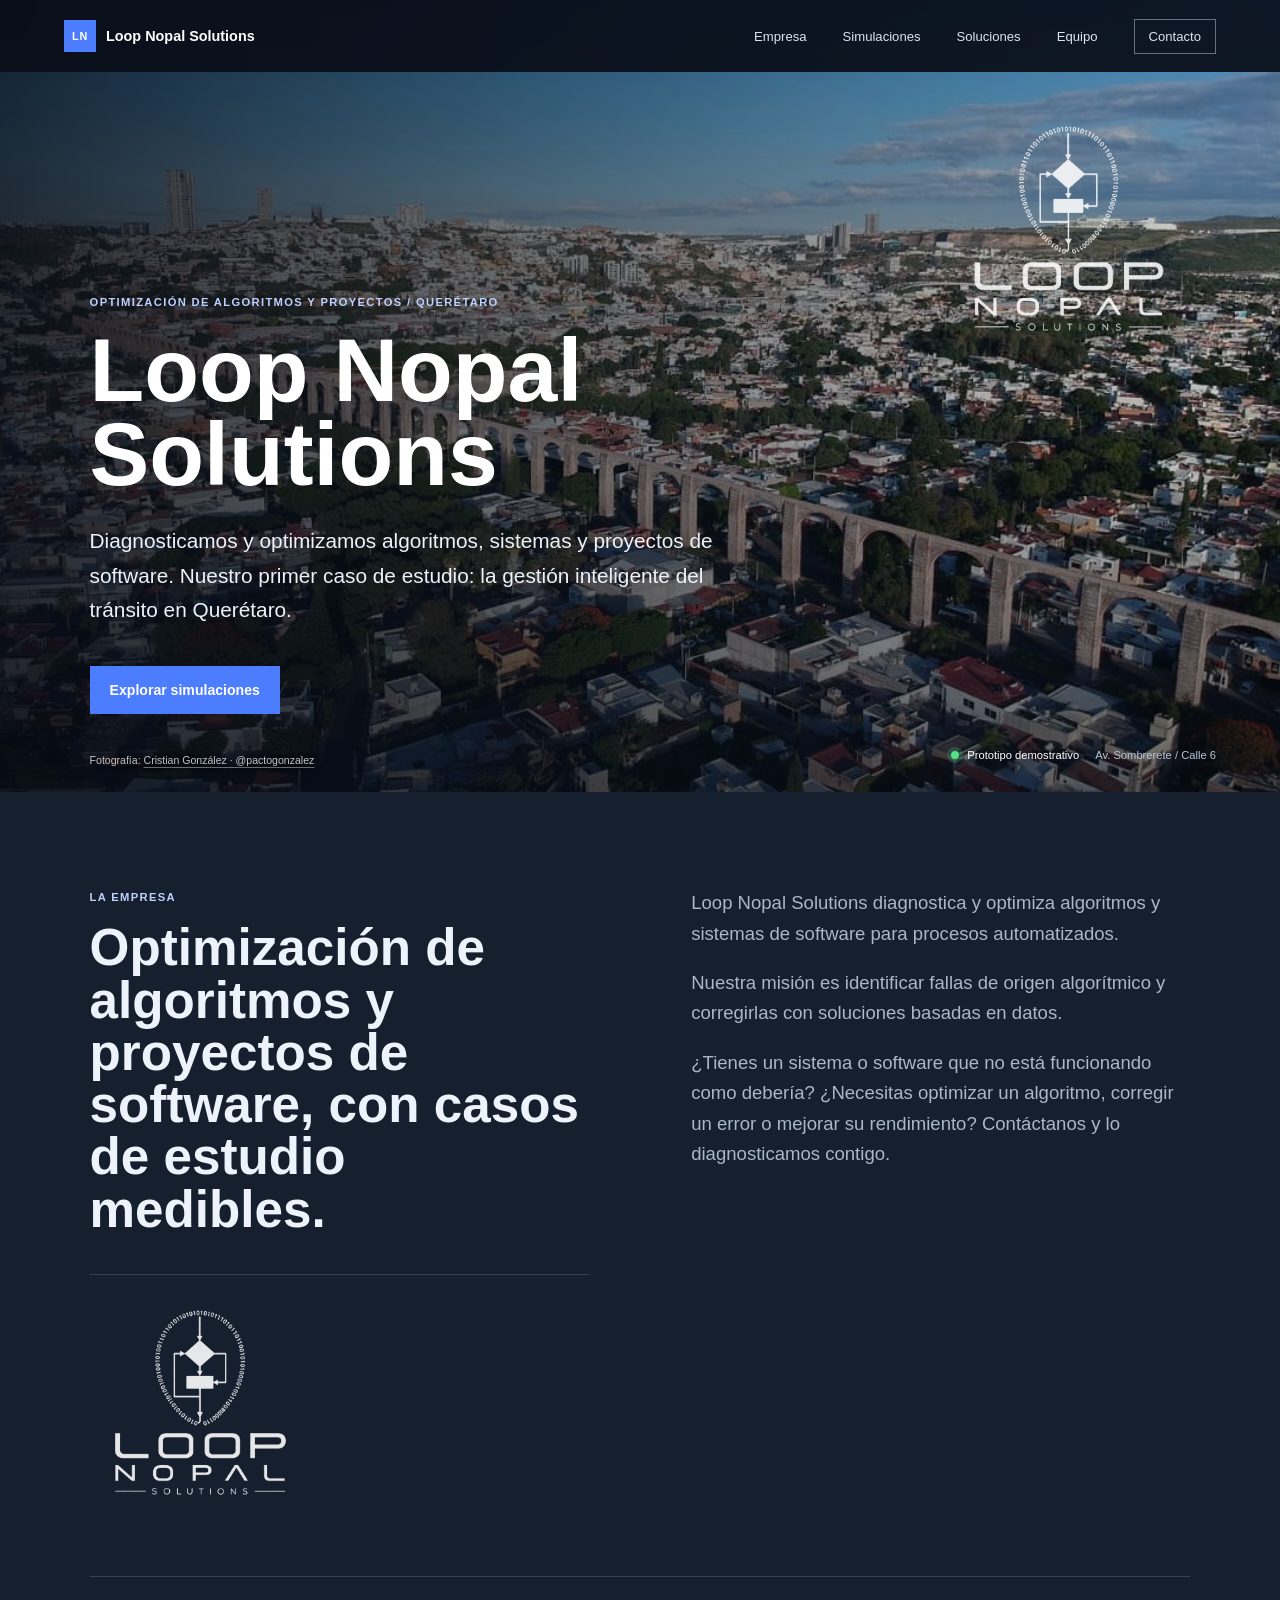
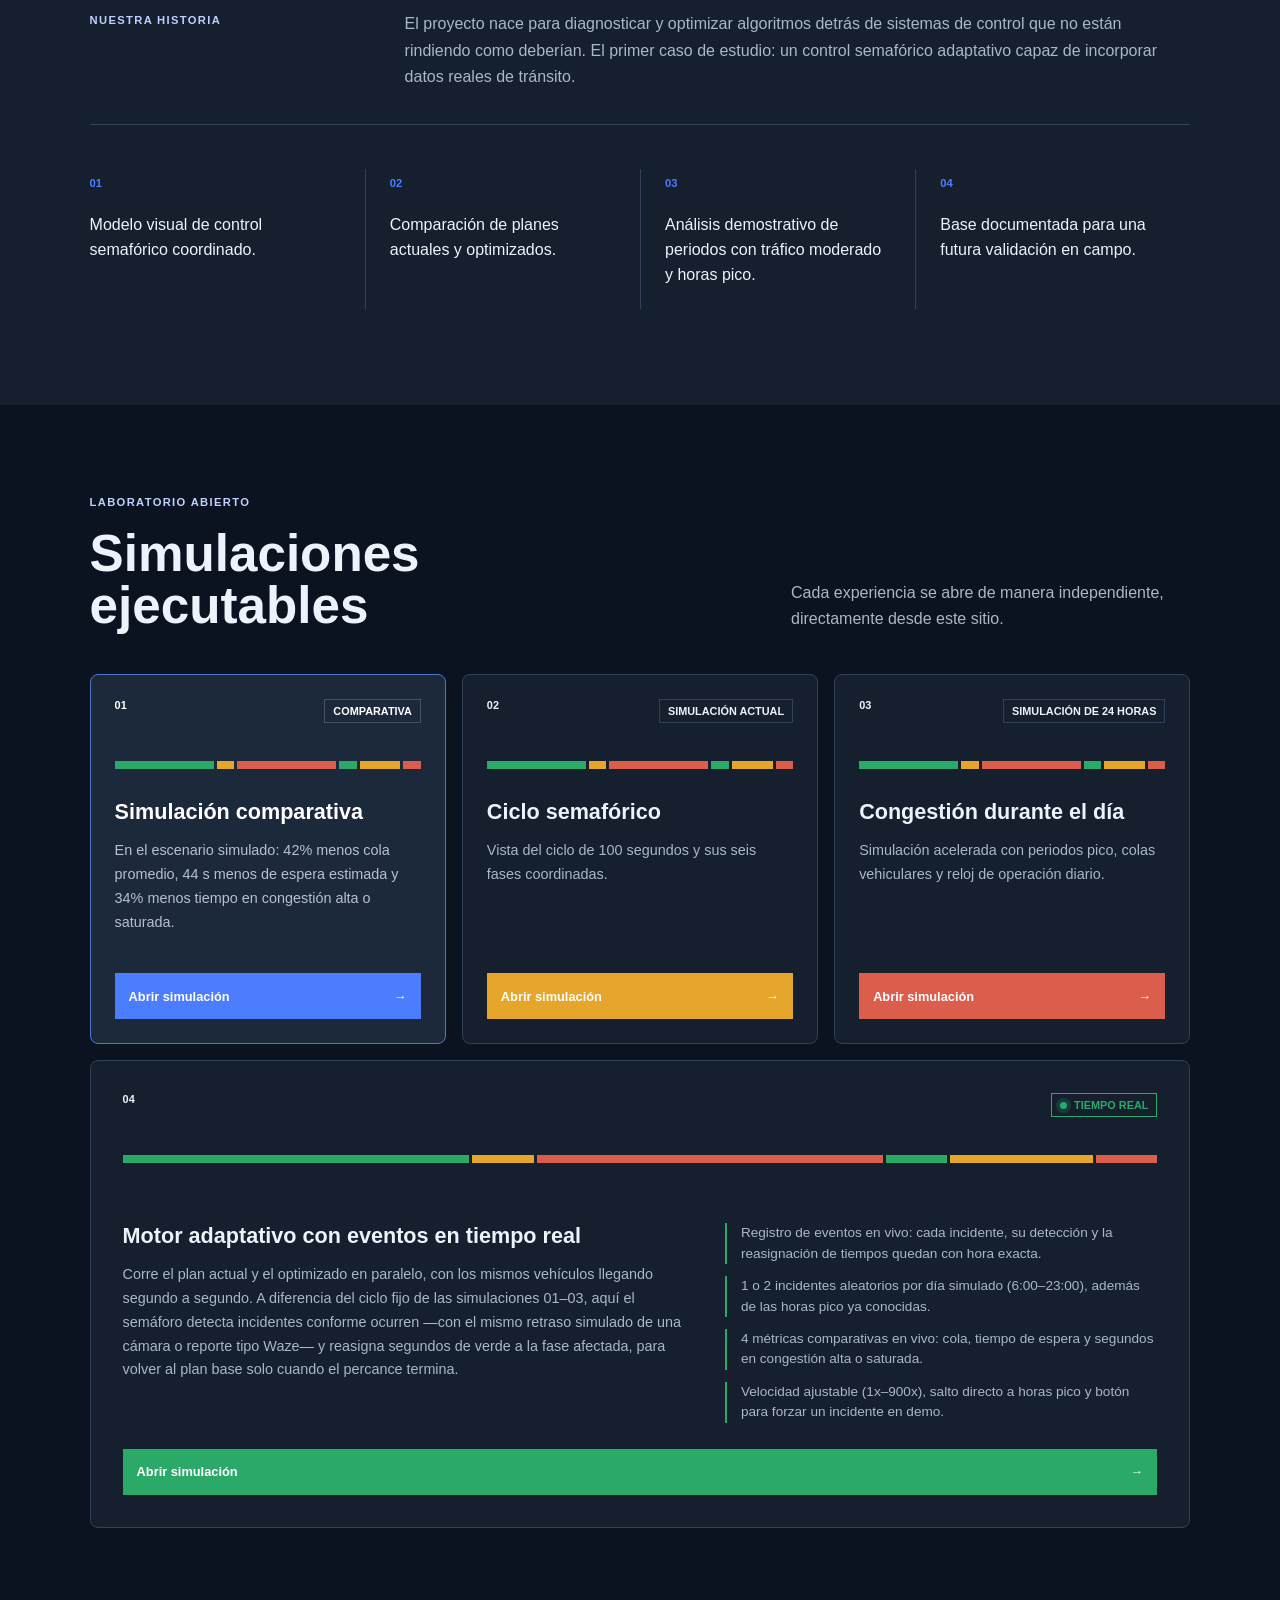
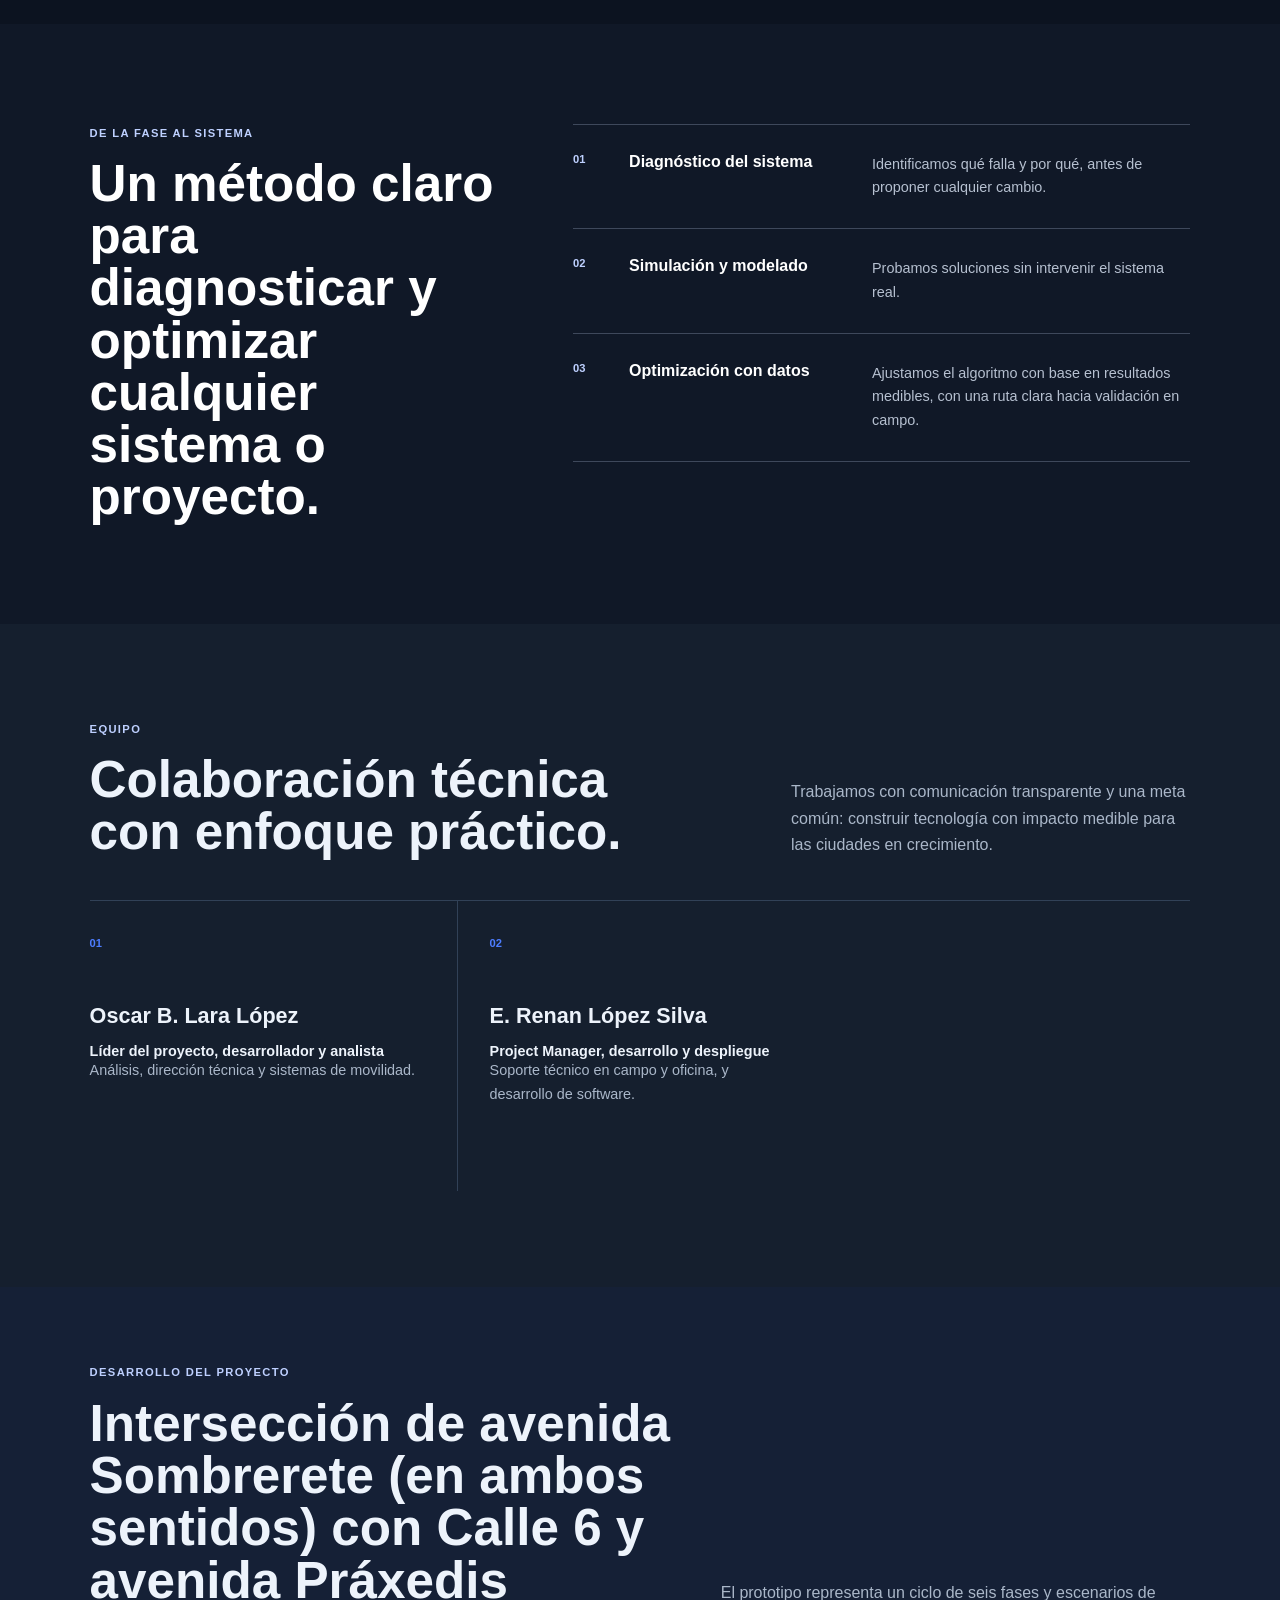
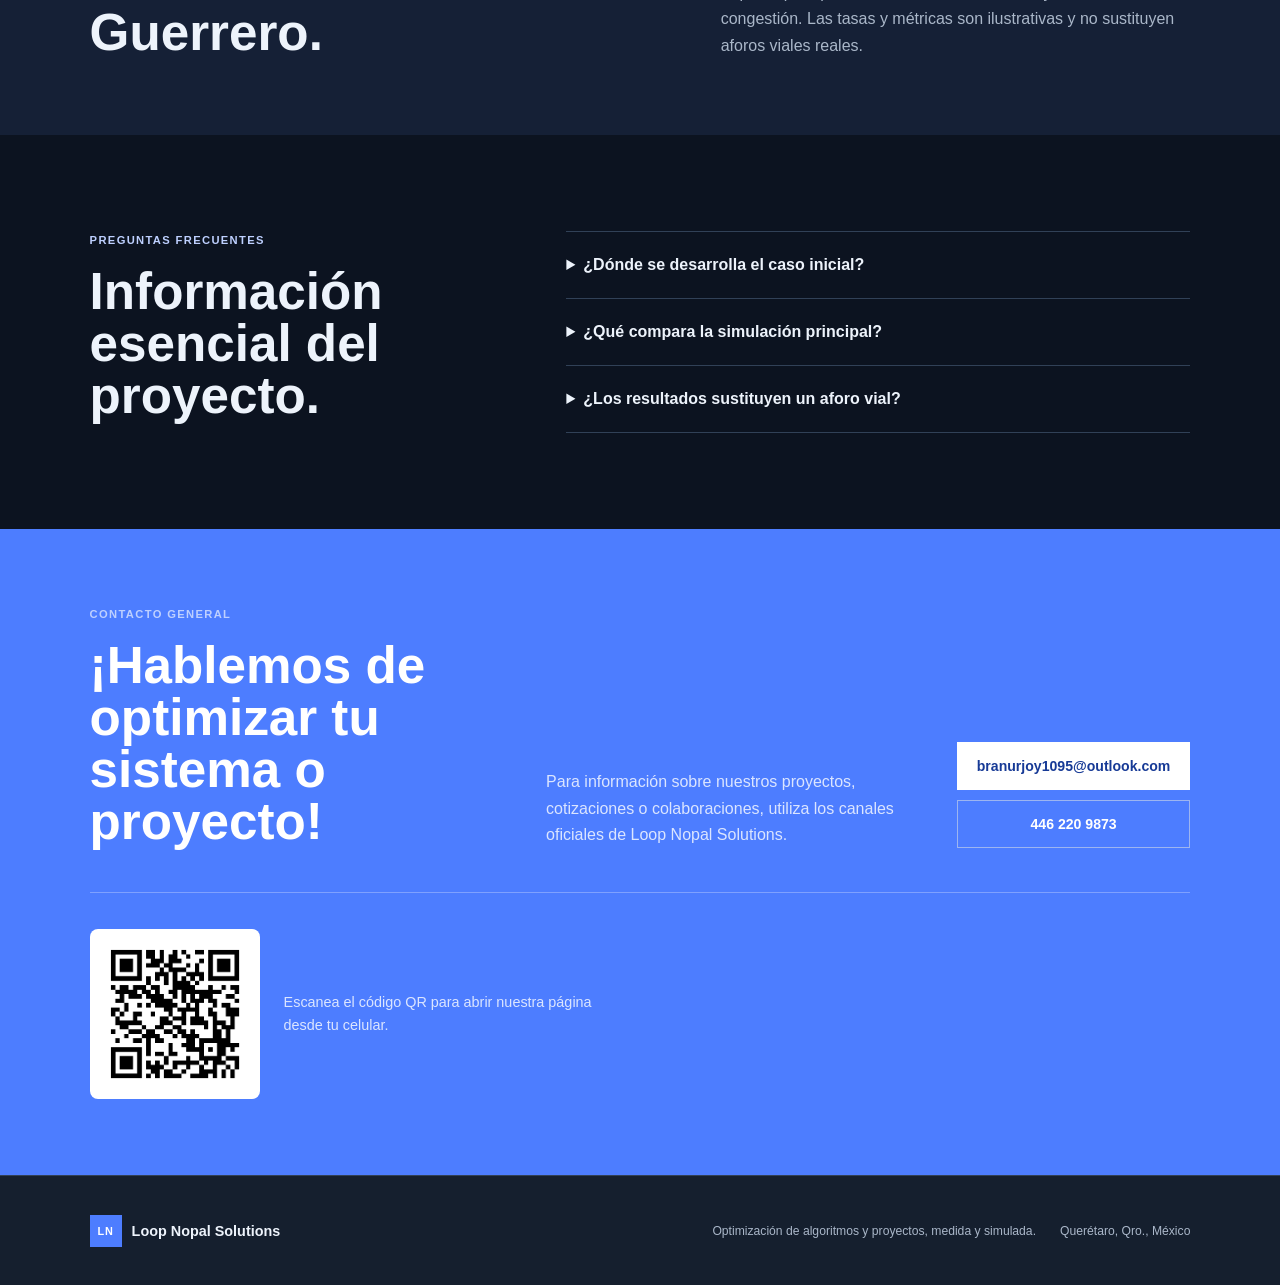
<file: Website/Site/index.html>
<!doctype html>
<html lang="es-MX">
<head>
  <meta charset="utf-8">
  <meta name="viewport" content="width=device-width, initial-scale=1">
  <meta name="description" content="Loop Nopal Solutions: optimización de algoritmos y proyectos de software, con simulaciones de movilidad urbana en Querétaro como caso de estudio.">
  <meta name="theme-color" content="#101827">
  <title>Loop Nopal Solutions | Optimización de algoritmos y proyectos</title>
  <link rel="icon" type="image/png" href="public/loop-nopal-logo-transparent.png">
  <link rel="stylesheet" href="styles.css">
</head>
<body>
  <header class="site-header">
    <a class="brand" href="#inicio" aria-label="Loop Nopal Solutions, inicio">
      <span class="brand-mark" aria-hidden="true">LN</span>
      <span>Loop Nopal Solutions</span>
    </a>
    <nav aria-label="Navegación principal">
      <a href="#empresa">Empresa</a>
      <a href="#simulaciones">Simulaciones</a>
      <a href="#soluciones">Soluciones</a>
      <a href="#equipo">Equipo</a>
      <a class="nav-cta" href="#contacto">Contacto</a>
    </nav>
  </header>
 
  <main>
    <section class="hero" id="inicio" aria-labelledby="hero-title">
      <img class="hero-image" src="public/qro-aerea-cristian-gonzalez.jpg" alt="Vista aérea de la ciudad de Querétaro y su acueducto" fetchpriority="high">
      <div class="hero-shade" aria-hidden="true"></div>
      <img class="hero-logo" src="public/loop-nopal-logo-transparent.png" alt="Logotipo de Loop Nopal Solutions">
      <div class="hero-content">
        <p class="eyebrow">Optimización de algoritmos y proyectos / Querétaro</p>
        <h1 id="hero-title">Loop Nopal Solutions</h1>
        <p class="hero-copy">Diagnosticamos y optimizamos algoritmos, sistemas y proyectos de software. Nuestro primer caso de estudio: la gestión inteligente del tránsito en Querétaro.</p>
        <a class="button button-primary" href="#simulaciones">Explorar simulaciones</a>
      </div>
      <p class="photo-credit">Fotografía: <a href="https://www.instagram.com/pactogonzalez/" target="_blank" rel="noopener noreferrer">Cristian González · @pactogonzalez</a></p>
      <p class="hero-status"><span aria-hidden="true"></span> Prototipo demostrativo <b>Av. Sombrerete / Calle 6</b></p>
    </section>
 
    <section class="company-section" id="empresa" aria-labelledby="company-title">
      <div class="two-column">
        <div>
          <p class="eyebrow dark">La empresa</p>
          <h2 id="company-title">Optimización de algoritmos y proyectos de software, con casos de estudio medibles.</h2>
          <div class="company-logo-wrap">
            <img class="company-logo" src="public/loop-nopal-logo-transparent.png" alt="Logotipo de Loop Nopal Solutions" loading="lazy">
          </div>
        </div>
        <div class="body-copy">
          <p>Loop Nopal Solutions diagnostica y optimiza algoritmos y sistemas de software para procesos automatizados.</p>
          <p>Nuestra misión es identificar fallas de origen algorítmico y corregirlas con soluciones basadas en datos.</p>
          <p>¿Tienes un sistema o software que no está funcionando como debería? ¿Necesitas optimizar un algoritmo, corregir un error o mejorar su rendimiento? Contáctanos y lo diagnosticamos contigo.</p>
        </div>
      </div>
 
      <div class="history-band">
        <p class="eyebrow dark">Nuestra historia</p>
        <p>El proyecto nace para diagnosticar y optimizar algoritmos detrás de sistemas de control que no están rindiendo como deberían. El primer caso de estudio: un control semafórico adaptativo capaz de incorporar datos reales de tránsito.</p>
      </div>
 
      <div class="achievement-grid" aria-label="Avances del proyecto">
        <article><span>01</span><p>Modelo visual de control semafórico coordinado.</p></article>
        <article><span>02</span><p>Comparación de planes actuales y optimizados.</p></article>
        <article><span>03</span><p>Análisis demostrativo de periodos con tráfico moderado y horas pico.</p></article>
        <article><span>04</span><p>Base documentada para una futura validación en campo.</p></article>
      </div>
    </section>
 
    <section class="simulations-section" id="simulaciones" aria-labelledby="simulations-title">
      <div class="section-heading">
        <div>
          <p class="eyebrow dark">Laboratorio abierto</p>
          <h2 id="simulations-title">Simulaciones ejecutables</h2>
        </div>
        <p>Cada experiencia se abre de manera independiente, directamente desde este sitio.</p>
      </div>
 
      <div class="simulation-grid">
        <article class="simulation-card featured">
          <div class="card-topline"><span>01</span><span>Comparativa</span></div>
          <div class="phase-strip" aria-hidden="true"><i></i><i></i><i></i><i></i><i></i><i></i></div>
          <h3>Simulación comparativa</h3>
          <p>En el escenario simulado: 42% menos cola promedio, 44 s menos de espera estimada y 34% menos tiempo en congestión alta o saturada.</p>
          <a href="simulaciones/v4.html">Abrir simulación <span aria-hidden="true">→</span></a>
        </article>
 
        <article class="simulation-card amber">
          <div class="card-topline"><span>02</span><span>Simulación actual</span></div>
          <div class="phase-strip" aria-hidden="true"><i></i><i></i><i></i><i></i><i></i><i></i></div>
          <h3>Ciclo semafórico</h3>
          <p>Vista del ciclo de 100 segundos y sus seis fases coordinadas.</p>
          <a href="simulaciones/v1.html">Abrir simulación <span aria-hidden="true">→</span></a>
        </article>
 
        <article class="simulation-card red">
          <div class="card-topline"><span>03</span><span>Simulación de 24 horas</span></div>
          <div class="phase-strip" aria-hidden="true"><i></i><i></i><i></i><i></i><i></i><i></i></div>
          <h3>Congestión durante el día</h3>
          <p>Simulación acelerada con periodos pico, colas vehiculares y reloj de operación diario.</p>
          <a href="simulaciones/v2.html">Abrir simulación <span aria-hidden="true">→</span></a>
        </article>
 
        <article class="simulation-card full live">
          <div class="card-topline"><span>04</span><span>Tiempo real</span></div>
          <div class="phase-strip" aria-hidden="true"><i></i><i></i><i></i><i></i><i></i><i></i></div>
          <div class="card-full-grid">
            <div>
              <h3>Motor adaptativo con eventos en tiempo real</h3>
              <p>Corre el plan actual y el optimizado en paralelo, con los mismos vehículos llegando segundo a segundo. A diferencia del ciclo fijo de las simulaciones 01–03, aquí el semáforo detecta incidentes conforme ocurren —con el mismo retraso simulado de una cámara o reporte tipo Waze— y reasigna segundos de verde a la fase afectada, para volver al plan base solo cuando el percance termina.</p>
            </div>
            <ul class="card-highlights">
              <li>Registro de eventos en vivo: cada incidente, su detección y la reasignación de tiempos quedan con hora exacta.</li>
              <li>1 o 2 incidentes aleatorios por día simulado (6:00–23:00), además de las horas pico ya conocidas.</li>
              <li>4 métricas comparativas en vivo: cola, tiempo de espera y segundos en congestión alta o saturada.</li>
              <li>Velocidad ajustable (1x–900x), salto directo a horas pico y botón para forzar un incidente en demo.</li>
            </ul>
          </div>
          <a href="simulaciones/Simulacion_v5_event_log.html">Abrir simulación <span aria-hidden="true">→</span></a>
        </article>
      </div>
    </section>
 
    <section class="capabilities-section" id="soluciones" aria-labelledby="capabilities-title">
      <div>
        <p class="eyebrow">De la fase al sistema</p>
        <h2 id="capabilities-title">Un método claro para diagnosticar y optimizar cualquier sistema o proyecto.</h2>
      </div>
      <div class="capabilities-list">
        <article><span>01</span><h3>Diagnóstico del sistema</h3><p>Identificamos qué falla y por qué, antes de proponer cualquier cambio.</p></article>
        <article><span>02</span><h3>Simulación y modelado</h3><p>Probamos soluciones sin intervenir el sistema real.</p></article>
        <article><span>03</span><h3>Optimización con datos</h3><p>Ajustamos el algoritmo con base en resultados medibles, con una ruta clara hacia validación en campo.</p></article>
      </div>
    </section>
 
    <section class="team-section" id="equipo" aria-labelledby="team-title">
      <div class="section-heading">
        <div><p class="eyebrow dark">Equipo</p><h2 id="team-title">Colaboración técnica con enfoque práctico.</h2></div>
        <p>Trabajamos con comunicación transparente y una meta común: construir tecnología con impacto medible para las ciudades en crecimiento.</p>
      </div>
      <div class="team-grid">
        <article><span>01</span><h3>Oscar B. Lara López</h3><strong>Líder del proyecto, desarrollador y analista</strong><p>Análisis, dirección técnica y sistemas de movilidad.</p></article>
        <article><span>02</span><h3>E. Renan López Silva</h3><strong>Project Manager, desarrollo y despliegue</strong><p>Soporte técnico en campo y oficina, y desarrollo de software.</p></article>
      </div>
    </section>
 
    <section class="project-section" aria-labelledby="project-title">
      <div><p class="eyebrow dark">Desarrollo del proyecto</p><h2 id="project-title">Intersección de avenida Sombrerete (en ambos sentidos) con Calle 6 y avenida Práxedis Guerrero.</h2></div>
      <p>El prototipo representa un ciclo de seis fases y escenarios de congestión. Las tasas y métricas son ilustrativas y no sustituyen aforos viales reales.</p>
    </section>
 
    <section class="faq-section" aria-labelledby="faq-title">
      <div><p class="eyebrow dark">Preguntas frecuentes</p><h2 id="faq-title">Información esencial del proyecto.</h2></div>
      <div class="faq-list">
        <details><summary>¿Dónde se desarrolla el caso inicial?</summary><p>El caso de estudio se concentra en el cruce de avenida Sombrerete, Calle 6 y Práxedis Guerrero, en el municipio de Querétaro, estado de Querétaro.</p></details>
        <details><summary>¿Qué compara la simulación principal?</summary><p>Contrasta visualmente un plan semafórico actual con una propuesta optimizada bajo el mismo escenario de demanda.</p></details>
        <details><summary>¿Los resultados sustituyen un aforo vial?</summary><p>No. Son valores demostrativos. Una implementación completa requiere aforos, validación técnica y coordinación con las autoridades.</p></details>
      </div>
    </section>
 
   <section class="contact-section" id="contacto" aria-labelledby="contact-title">
  <div><p class="eyebrow">Contacto general</p><h2 id="contact-title">¡Hablemos de optimizar tu sistema o proyecto!</h2></div>
  <p>Para información sobre nuestros proyectos, cotizaciones o colaboraciones, utiliza los canales oficiales de Loop Nopal Solutions.</p>
  <div class="contact-actions">
    <a class="button light" href="mailto:branurjoy1095@outlook.com">branurjoy1095@outlook.com</a>
    <a class="button outline" href="tel:+524462209873">446 220 9873</a>
  </div>
  <div class="contact-qr">
    <img src="public/qr-code_loopnopalsolutions.png" alt="Código QR de la página web de Loop Nopal Solutions" width="170" height="170" loading="lazy">
    <p>Escanea el código QR para abrir nuestra página desde tu celular.</p>
  </div>
</section>
  </main>
 
  <footer>
    <a class="brand" href="#inicio"><span class="brand-mark" aria-hidden="true">LN</span><span>Loop Nopal Solutions</span></a>
    <p>Optimización de algoritmos y proyectos, medida y simulada.</p>
    <p>Querétaro, Qro., México</p>
  </footer>
</body>
</html>
</file>
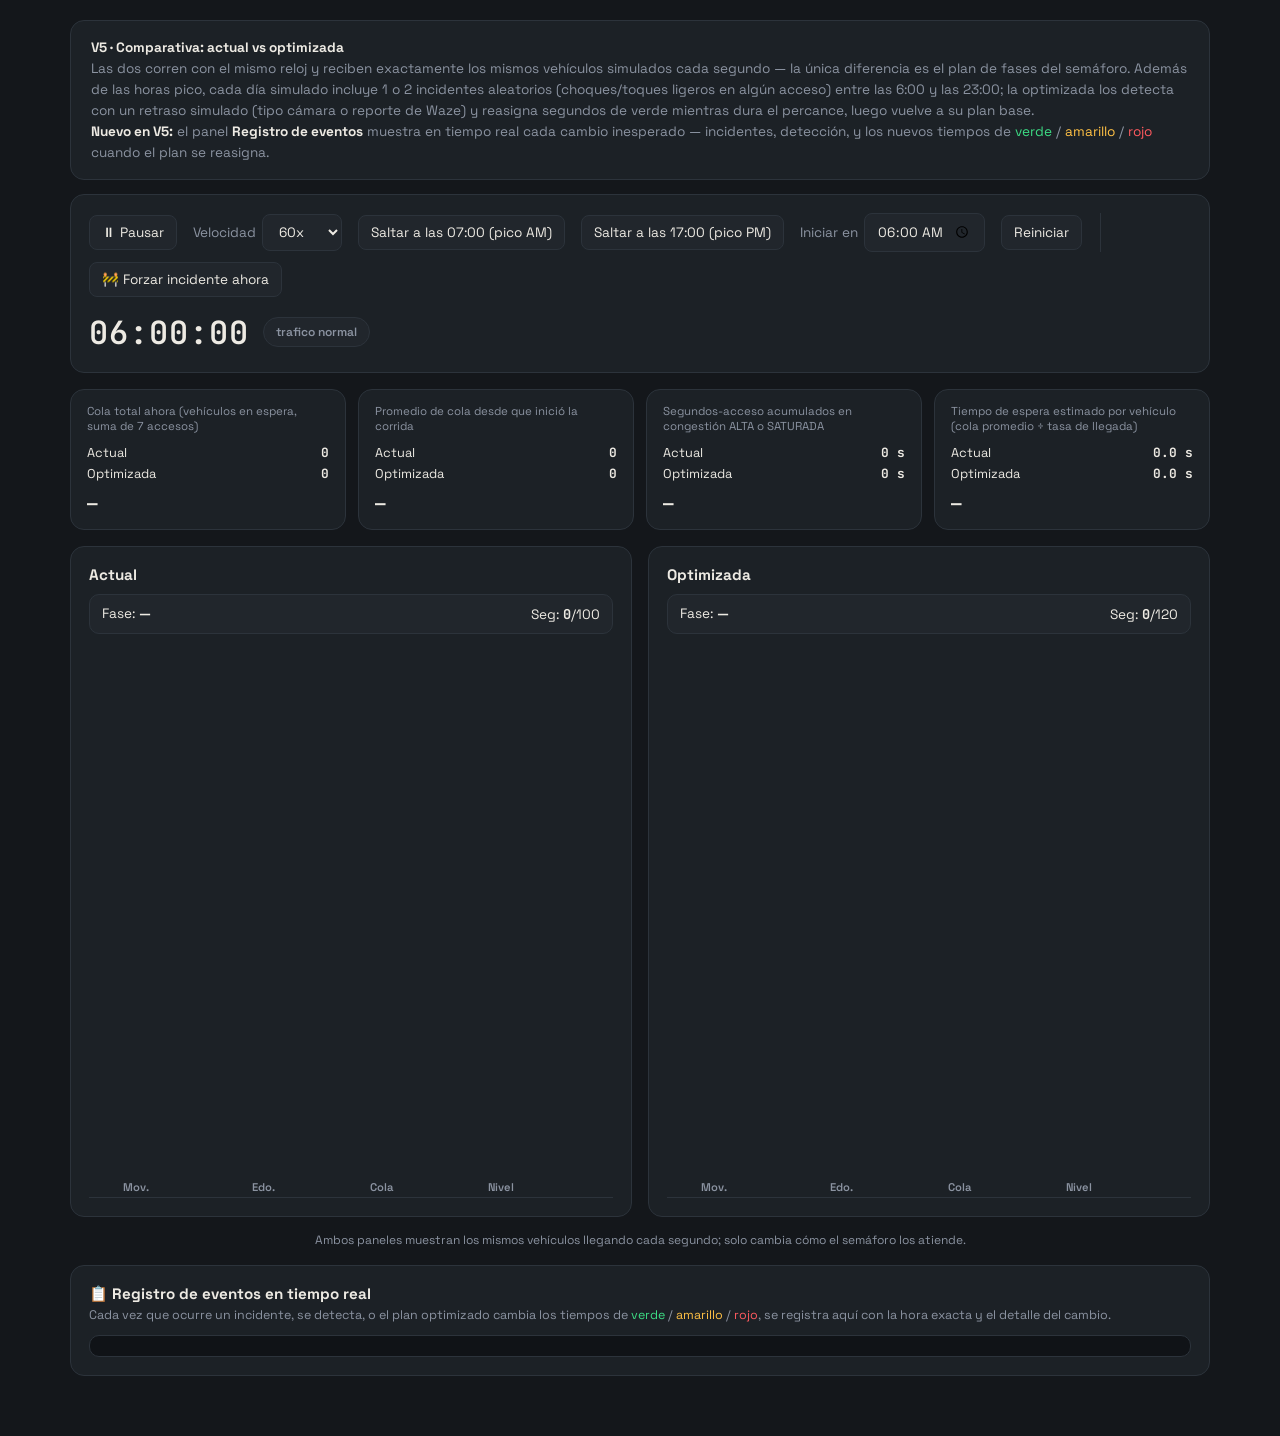
<file: html/Simulacion_visual_v5_event_log.html>
<!DOCTYPE html>
<html lang="es">
<head>
<meta charset="UTF-8">
<meta name="viewport" content="width=device-width, initial-scale=1.0">
<title>V5 - Comparativa actual vs optimizada - Cruce Sombrerete</title>
<link rel="preconnect" href="https://fonts.googleapis.com">
<link rel="preconnect" href="https://fonts.gstatic.com" crossorigin>
<link href="https://fonts.googleapis.com/css2?family=Space+Grotesk:wght@400;500;600;700&family=JetBrains+Mono:wght@400;500;600;700&display=swap" rel="stylesheet">
<style>

  /* ==========================================================================
     VARIABLES DE TEMA
     ========================================================================== */
  :root{
    --bg: #14171b;
    --panel: #1c2126;
    --panel-2: #21262c;
    --panel-3: #101317;
    --border: #2c333b;
    --text: #edeae3;
    --muted: #8b93a1;
    --verde: #3ddc84;
    --amarillo: #ffc145;
    --rojo: #ff5a5f;
    --naranja: #ff8a3d;
    --azul-bus: #4ea1ff;
    --pico-glow: #ff8a3d;
  }

  /* ==========================================================================
     RESET Y BASE
     ========================================================================== */
  *{ box-sizing:border-box; }
  html,body{
    margin:0; padding:0; background:var(--bg); color:var(--text);
    font-family:'Space Grotesk', system-ui, sans-serif;
    -webkit-font-smoothing:antialiased;
  }
  .mono{ font-family:'JetBrains Mono', ui-monospace, Menlo, Consolas, monospace; }
  .app{ max-width:1180px; margin:0 auto; padding:20px 20px 60px; }

  /* ==========================================================================
     PANELES GENÉRICOS
     ========================================================================== */
  .panel{
    background:var(--panel); border:1px solid var(--border); border-radius:14px;
    padding:18px; overflow:hidden;
  }
  .panel h2{ margin:0 0 4px; font-size:.95rem; }
  .panel .sub{ margin:0 0 14px; color:var(--muted); font-size:.78rem; }
  .sb-nota{
    margin-top:14px; color:var(--muted); font-size:.75rem; text-align:center; line-height:1.5;
  }

  /* ==========================================================================
     INTRO Y CONTROLES
     ========================================================================== */
  .sb-intro{
    background:var(--panel); border:1px solid var(--border); border-radius:14px;
    padding:16px 20px; margin-bottom:14px; font-size:.85rem; color:var(--muted); line-height:1.55;
  }
  .sb-intro b{ color:var(--text); }

  .sb-term-controles{
    display:flex; flex-wrap:wrap; gap:10px 16px; align-items:center; margin-bottom:14px; font-size:.85rem;
  }
  .sb-term-controles label{ color:var(--muted); display:flex; align-items:center; gap:6px; }

  button, input[type=time], select{
    font-family:inherit; font-size:.85rem; color:var(--text);
    background:var(--panel-2); border:1px solid var(--border); border-radius:8px;
    padding:8px 12px; cursor:pointer;
  }
  button:hover{ border-color:var(--muted); }
  button:focus-visible, input:focus-visible, select:focus-visible{
    outline:2px solid var(--azul-bus); outline-offset:2px;
  }
  button.activo{ border-color:var(--verde); color:var(--verde); }
  .separador{ width:1px; align-self:stretch; background:var(--border); margin:0 2px; }

  /* ==========================================================================
     RELOJ Y BADGE DE ESTADO
     ========================================================================== */
  .reloj-wrap{ display:flex; align-items:center; gap:14px; }
  .reloj{ font-size:2rem; font-weight:600; letter-spacing:1px; }
  .badge{
    padding:6px 12px; border-radius:999px; font-size:.75rem; font-weight:600;
    border:1px solid var(--border); color:var(--muted); background:var(--panel-2);
    white-space:nowrap;
  }
  .badge.pico{
    color:#1a1200; background:var(--pico-glow); border-color:var(--pico-glow);
    animation: pulso 1.6s ease-in-out infinite;
  }
  @media (prefers-reduced-motion: reduce){ .badge.pico{ animation:none; } }
  @keyframes pulso{ 0%,100%{ opacity:1; } 50%{ opacity:.55; } }

  /* ==========================================================================
     SCOREBOARD (tarjetas de métricas)
     ========================================================================== */
  .sb-scoreboard{ display:grid; grid-template-columns:repeat(4,1fr); gap:12px; margin-bottom:16px; }
  @media (max-width:1100px){ .sb-scoreboard{ grid-template-columns:repeat(2,1fr); } }
  @media (max-width:560px){ .sb-scoreboard{ grid-template-columns:1fr; } }
  .sb-stat-card{
    background:var(--panel); border:1px solid var(--border); border-radius:14px; padding:14px 16px;
  }
  .sb-stat-title{ font-size:.72rem; color:var(--muted); margin-bottom:8px; line-height:1.3; min-height:2.4em; }
  .sb-stat-row{ display:flex; justify-content:space-between; font-size:.8rem; padding:2px 0; }
  .sb-stat-row b{ font-family:'JetBrains Mono', monospace; }
  .sb-stat-delta{ margin-top:8px; font-size:1.1rem; font-weight:700; font-family:'JetBrains Mono', monospace; }
  .sb-stat-delta.mejor{ color:var(--verde); }
  .sb-stat-delta.peor{ color:var(--rojo); }

  /* ==========================================================================
     GRID VS (actual vs optimizada)
     ========================================================================== */
  .sb-vs-grid{ display:grid; grid-template-columns:1fr 1fr; gap:16px; }
  @media (max-width:880px){ .sb-vs-grid{ grid-template-columns:1fr; } }
  .sb-vs-grid .panel h2{ display:flex; align-items:center; gap:8px; }

  /* ==========================================================================
     FASE ACTUAL Y TABLA DE MOVIMIENTOS
     ========================================================================== */
  .fase-actual{
    margin-top:10px; padding:10px 12px; border-radius:10px; background:var(--panel-2);
    border:1px solid var(--border); font-size:.85rem; display:flex; justify-content:space-between; gap:10px; flex-wrap:wrap;
  }
  .fase-actual b{ color:var(--text); }

  table.movs{ width:100%; border-collapse:collapse; margin-top:14px; font-size:.78rem; }
  table.movs th{ text-align:left; color:var(--muted); font-weight:600; padding:4px 6px; border-bottom:1px solid var(--border); }
  table.movs td{ padding:6px 6px; border-bottom:1px solid #23282f; vertical-align:middle; }
  table.movs.sb-tabla-compacta{ font-size:.7rem; }
  table.movs.sb-tabla-compacta td, table.movs.sb-tabla-compacta th{ padding:3px 4px; }
  .luz-dot{ width:10px; height:10px; border-radius:50%; display:inline-block; margin-right:6px; vertical-align:middle; }
  .nivel{ padding:2px 8px; border-radius:999px; font-size:.68rem; font-weight:700; }

  /* ==========================================================================
     REGISTRO DE EVENTOS (NUEVO - V5)
     ========================================================================== */
  .sb-event-log-wrap{
    background:var(--panel); border:1px solid var(--border); border-radius:14px;
    padding:18px; margin-top:16px;
  }
  .sb-event-log-wrap h2{ margin:0 0 4px; font-size:.95rem; }
  .sb-event-log-wrap .sub{ margin:0 0 12px; color:var(--muted); font-size:.78rem; }
  .v4-event-log{
    max-height:340px; overflow-y:auto;
    font-family:'JetBrains Mono', monospace; font-size:.75rem;
    background:var(--panel-3); border:1px solid var(--border); border-radius:10px;
    padding:10px 12px;
  }
  .v4-event-entry{
    padding:8px 10px; margin-bottom:6px; border-radius:8px;
    border-left:3px solid var(--muted);
    background:var(--panel-2);
    line-height:1.55;
  }
  .v4-event-entry:last-child{ margin-bottom:0; }
  .v4-event-entry.incidente{ border-left-color:var(--rojo); }
  .v4-event-entry.detectado{ border-left-color:var(--amarillo); }
  .v4-event-entry.reasignado{ border-left-color:var(--naranja); }
  .v4-event-entry.restaurado{ border-left-color:var(--verde); }
  .v4-event-entry.fin-incidente{ border-left-color:var(--azul-bus); }
  .v4-event-time{ color:var(--muted); font-weight:600; }
  .v4-event-tag{ font-weight:700; }
  .v4-event-detail{
    margin-top:6px; padding:6px 8px; background:var(--panel-3);
    border-radius:6px; color:var(--muted); font-size:.72rem; line-height:1.5;
  }
  .v4-event-detail b{ color:var(--text); }
  .v4-diff-old{ color:var(--rojo); text-decoration:line-through; }
  .v4-diff-new{ color:var(--verde); font-weight:700; }

  /* ==========================================================================
     ESQUEMA SVG DEL CRUCE
     ========================================================================== */
  .cruce-svg{ width:100%; height:auto; display:block; }

</style>
</head>
<body>
<div class="app">

  <!-- ========================================================================
       ENCABEZADO / DESCRIPCIÓN
       ======================================================================== -->
  <div class="sb-intro">
    <b>V5 &middot; Comparativa: actual vs optimizada</b><br>
    Las dos corren con el mismo reloj y reciben exactamente los mismos veh&iacute;culos simulados cada segundo &mdash;
    la &uacute;nica diferencia es el plan de fases del sem&aacute;foro. Adem&aacute;s de las horas pico, cada d&iacute;a
    simulado incluye 1 o 2 incidentes aleatorios (choques/toques ligeros en alg&uacute;n acceso) entre las 6:00 y las 23:00;
    la optimizada los detecta con un retraso simulado (tipo c&aacute;mara o reporte de Waze) y reasigna segundos de verde
    mientras dura el percance, luego vuelve a su plan base.<br>
    <b>Nuevo en V5:</b> el panel <b>Registro de eventos</b> muestra en tiempo real cada cambio inesperado
    &mdash; incidentes, detecci&oacute;n, y los nuevos tiempos de <span style="color:var(--verde)">verde</span> /
    <span style="color:var(--amarillo)">amarillo</span> / <span style="color:var(--rojo)">rojo</span> cuando el plan se reasigna.
  </div>

  <!-- ========================================================================
       CONTROLES + RELOJ
       ======================================================================== -->
  <div class="panel" style="margin-bottom:16px;">
    <div class="sb-term-controles">
      <button id="v4_btnPlay">⏸ Pausar</button>
      <label>Velocidad
        <select id="v4_velocidad">
          <option value="1">1x</option><option value="10">10x</option>
          <option value="60" selected>60x</option><option value="300">300x</option><option value="900">900x</option>
        </select>
      </label>
      <button id="v4_btnPico1">Saltar a las 07:00 (pico AM)</button>
      <button id="v4_btnPico2">Saltar a las 17:00 (pico PM)</button>
      <label>Iniciar en <input type="time" id="v4_horaInicio" value="06:00"></label>
      <button id="v4_btnReiniciar">Reiniciar</button>
      <div class="separador"></div>
      <button id="v4_btnForzarIncidente">&#128679; Forzar incidente ahora</button>
    </div>
    <div class="reloj-wrap">
      <div class="reloj mono" id="v4_reloj">06:00:00</div>
      <div class="badge" id="v4_badgePico">trafico normal</div>
    </div>
  </div>

  <!-- ========================================================================
       SCOREBOARD (4 métricas comparativas)
       ======================================================================== -->
  <div class="sb-scoreboard">
    <div class="sb-stat-card">
      <div class="sb-stat-title">Cola total ahora (veh&iacute;culos en espera, suma de 7 accesos)</div>
      <div class="sb-stat-row"><span>Actual</span><b id="v4_sb1_actual">0</b></div>
      <div class="sb-stat-row"><span>Optimizada</span><b id="v4_sb1_opt">0</b></div>
      <div class="sb-stat-delta" id="v4_sb1_delta">—</div>
    </div>
    <div class="sb-stat-card">
      <div class="sb-stat-title">Promedio de cola desde que inici&oacute; la corrida</div>
      <div class="sb-stat-row"><span>Actual</span><b id="v4_sb2_actual">0</b></div>
      <div class="sb-stat-row"><span>Optimizada</span><b id="v4_sb2_opt">0</b></div>
      <div class="sb-stat-delta" id="v4_sb2_delta">—</div>
    </div>
    <div class="sb-stat-card">
      <div class="sb-stat-title">Segundos-acceso acumulados en congesti&oacute;n ALTA o SATURADA</div>
      <div class="sb-stat-row"><span>Actual</span><b id="v4_sb3_actual">0 s</b></div>
      <div class="sb-stat-row"><span>Optimizada</span><b id="v4_sb3_opt">0 s</b></div>
      <div class="sb-stat-delta" id="v4_sb3_delta">—</div>
    </div>
    <div class="sb-stat-card">
      <div class="sb-stat-title">Tiempo de espera estimado por veh&iacute;culo (cola promedio &divide; tasa de llegada)</div>
      <div class="sb-stat-row"><span>Actual</span><b id="v4_sb4_actual">0.0 s</b></div>
      <div class="sb-stat-row"><span>Optimizada</span><b id="v4_sb4_opt">0.0 s</b></div>
      <div class="sb-stat-delta" id="v4_sb4_delta">—</div>
    </div>
  </div>

  <!-- ========================================================================
       GRID VS: ACTUAL vs OPTIMIZADA
       ======================================================================== -->
  <div class="sb-vs-grid">
    <div class="panel">
      <h2>Actual</h2>
      <div class="fase-actual">
        <div>Fase: <b id="v4a_faseTexto">—</b></div>
        <div>Seg: <b class="mono" id="v4a_segundoCiclo">0</b>/100</div>
      </div>
      <svg id="v4a_schematic" viewBox="0 0 400 400" xmlns="http://www.w3.org/2000/svg"></svg>
      <table class="movs sb-tabla-compacta" id="v4a_tablaMovs">
        <thead><tr><th></th><th>Mov.</th><th>Edo.</th><th>Cola</th><th>Nivel</th></tr></thead>
        <tbody></tbody>
      </table>
    </div>
    <div class="panel">
      <h2>Optimizada</h2>
      <div class="fase-actual">
        <div>Fase: <b id="v4b_faseTexto">—</b></div>
        <div>Seg: <b class="mono" id="v4b_segundoCiclo">0</b>/120</div>
      </div>
      <svg id="v4b_schematic" viewBox="0 0 400 400" xmlns="http://www.w3.org/2000/svg"></svg>
      <table class="movs sb-tabla-compacta" id="v4b_tablaMovs">
        <thead><tr><th></th><th>Mov.</th><th>Edo.</th><th>Cola</th><th>Nivel</th></tr></thead>
        <tbody></tbody>
      </table>
    </div>
  </div>
  <div class="sb-nota">Ambos paneles muestran los mismos veh&iacute;culos llegando cada segundo; solo cambia c&oacute;mo el sem&aacute;foro los atiende.</div>

  <!-- ========================================================================
       REGISTRO DE EVENTOS (NUEVO - V5)
       ======================================================================== -->
  <div class="sb-event-log-wrap">
    <h2>&#128203; Registro de eventos en tiempo real</h2>
    <div class="sub">Cada vez que ocurre un incidente, se detecta, o el plan optimizado cambia los tiempos de
      <span style="color:var(--verde)">verde</span> / <span style="color:var(--amarillo)">amarillo</span> /
      <span style="color:var(--rojo)">rojo</span>, se registra aqu&iacute; con la hora exacta y el detalle del cambio.</div>
    <div id="v4_eventLog" class="v4-event-log"></div>
  </div>

</div>

<script>
// ============================================================================
// SECCIÓN 1 · NÚCLEO COMPARTIDO
// Constantes y funciones puras (sin estado) usadas por todos los motores.
// ============================================================================

// --- Estados de semáforo -----------------------------------------------------
const VERDE = 'VERDE';
const AMARILLO = 'AMARILLO';
const ROJO = 'ROJO';

// --- Iconos y colores para la interfaz ---------------------------------------
const ICONO = {VERDE:'\u{1F7E2}', AMARILLO:'\u{1F7E1}', ROJO:'\u{1F534}'};
const COLOR_LUZ = {VERDE:'#3ddc84', AMARILLO:'#ffc145', ROJO:'#4a5058'};
const COLOR_NIVEL = {BAJO:'#3ddc84', MEDIO:'#ffc145', ALTO:'#ff8a3d', SATURADO:'#ff5a5f'};

// --- Movimientos simulados ----------------------------------------------------
const MOVIMIENTOS = [
  ['somb_n_izq',    'Av. Sombrerete \u2191 (giro izq. protegido)'],
  ['somb_n_frente', 'Av. Sombrerete \u2191 (de frente)'],
  ['somb_s_frente', 'Av. Sombrerete \u2193 (de frente)'],
  ['metrobus_n',    'Metrobus \u2191'],
  ['metrobus_s',    'Metrobus \u2193'],
  ['calle6_frente',      'Calle 6 (de frente)'],
  ['calle6_derecha',     'Calle 6 (vuelta derecha)'],
  ['calle6_izquierda',   'Calle 6 (vuelta izquierda)'],
  ['praxedis_frente',    'Av. Praxedis Guerrero (de frente)'],
  ['praxedis_derecha',   'Av. Praxedis Guerrero (vuelta derecha)'],
  ['praxedis_izquierda', 'Av. Praxedis Guerrero (vuelta izquierda)'],
];

// Varios movimientos pueden compartir la misma luz física del semáforo.
const GRUPO_SENAL = {
  calle6_frente:'calle6', calle6_derecha:'calle6', calle6_izquierda:'calle6',
  praxedis_frente:'praxedis', praxedis_derecha:'praxedis', praxedis_izquierda:'praxedis',
};

// Etiqueta legible por movimiento.
const ETIQUETA_MOV = Object.fromEntries(MOVIMIENTOS);

// --- Horas pico ---------------------------------------------------------------
const HORAS_PICO = [[[7,0],[9,0]], [[17,0],[19,0]]];

// --- Parámetros de llegada y servicio por movimiento ---------------------------
const PARAMS = {
  somb_n_izq:    {valle:0.05, pico:0.15, servicio:0.6, capacidad:12},
  somb_n_frente: {valle:0.15, pico:0.45, servicio:0.9, capacidad:30},
  somb_s_frente: {valle:0.12, pico:0.35, servicio:0.8, capacidad:25},
  metrobus_n:    {valle:0.02, pico:0.04, servicio:1.0, capacidad:5},
  metrobus_s:    {valle:0.02, pico:0.04, servicio:1.0, capacidad:5},
  // Calle 6 y Praxedis se dividen en 3 movimientos (50% frente / 30% derecha / 20% izquierda).
  calle6_frente:      {valle:0.025, pico:0.10, servicio:0.25, capacidad:8},
  calle6_derecha:     {valle:0.015, pico:0.06, servicio:0.15, capacidad:5},
  calle6_izquierda:   {valle:0.010, pico:0.04, servicio:0.10, capacidad:2},
  praxedis_frente:    {valle:0.025, pico:0.10, servicio:0.25, capacidad:8},
  praxedis_derecha:   {valle:0.015, pico:0.06, servicio:0.15, capacidad:5},
  praxedis_izquierda: {valle:0.010, pico:0.04, servicio:0.10, capacidad:2},
};

// ============================================================================
// SECCIÓN 2 · PLANES DE SEMÁFORO
//   - AGENDA: mapa movimiento -> lista de tramos [inicio, fin, color]
//   - FASES:  lista de tramos [inicio, fin, nombre]
//   - CICLO:  duración total en segundos
// ============================================================================

// --- Plan ACTUAL: 100 s, 6 fases ---------------------------------------------
const AGENDA_ACTUAL = {
  somb_n_izq:    [[0,17,VERDE],[17,20,AMARILLO]],
  somb_n_frente: [[0,37,VERDE],[37,40,AMARILLO]],
  somb_s_frente: [[20,37,VERDE],[37,40,AMARILLO]],
  metrobus_n:    [[40,47,VERDE],[47,50,AMARILLO]],
  metrobus_s:    [[50,57,VERDE],[57,60,AMARILLO]],
  calle6_frente:      [[60,77,VERDE],[77,80,AMARILLO]],
  calle6_derecha:     [[60,77,VERDE],[77,80,AMARILLO]],
  calle6_izquierda:   [[60,77,VERDE],[77,80,AMARILLO]],
  praxedis_frente:    [[80,97,VERDE],[97,100,AMARILLO]],
  praxedis_derecha:   [[80,97,VERDE],[97,100,AMARILLO]],
  praxedis_izquierda: [[80,97,VERDE],[97,100,AMARILLO]],
};
const FASES_ACTUAL = [
  [0,20,  'F1 \u00b7 Sombrerete con giro protegido'],
  [20,40, 'F2 \u00b7 Sombrerete verde simultaneo'],
  [40,50, 'F3 \u00b7 Metrobus norte'],
  [50,60, 'F4 \u00b7 Metrobus sur'],
  [60,80, 'F5 \u00b7 Calle 6'],
  [80,100,'F6 \u00b7 Av. Praxedis Guerrero'],
];
const CICLO_ACTUAL = 100;

// --- Plan OPTIMIZADO: 120 s, 3 fases combinadas -------------------------------
const AGENDA_OPT = {
  somb_n_izq:    [[0,25,VERDE],[25,28,AMARILLO]],
  somb_n_frente: [[0,73,VERDE],[73,76,AMARILLO]],
  somb_s_frente: [[28,73,VERDE],[73,76,AMARILLO]],
  metrobus_n:    [[28,73,VERDE],[73,76,AMARILLO]],
  metrobus_s:    [[28,73,VERDE],[73,76,AMARILLO]],
  calle6_frente:      [[76,117,VERDE],[117,120,AMARILLO]],
  calle6_derecha:     [[76,117,VERDE],[117,120,AMARILLO]],
  calle6_izquierda:   [[76,117,VERDE],[117,120,AMARILLO]],
  praxedis_frente:    [[76,117,VERDE],[117,120,AMARILLO]],
  praxedis_derecha:   [[76,117,VERDE],[117,120,AMARILLO]],
  praxedis_izquierda: [[76,117,VERDE],[117,120,AMARILLO]],
};
const FASES_OPT = [
  [0,28,  'F1 \u00b7 Sombrerete (giro protegido)'],
  [28,76, 'F2 \u00b7 Sombrerete + Metrobus (simultaneo)'],
  [76,120,'F3 \u00b7 Calle 6 + Praxedis (simultaneo)'],
];
const CICLO_OPT = 120;

// ============================================================================
// SECCIÓN 3 · GENERADOR DE PLANES OPTIMIZADOS CON INCIDENTES
//   Dado un movimiento afectado, se reconstruye la agenda y las fases
//   prestando segundos de verde desde la fase con más margen.
// ============================================================================

// ¿A qué fase (0,1,2) del plan optimizado pertenece cada movimiento?
const GRUPO_FASE_OPT = {
  somb_n_izq:0,
  somb_n_frente:1, somb_s_frente:1, metrobus_n:1, metrobus_s:1,
  calle6_frente:2, calle6_derecha:2, calle6_izquierda:2,
  praxedis_frente:2, praxedis_derecha:2, praxedis_izquierda:2,
};

// Duración base de verde en cada fase (sin contar el amarillo de 3 s).
const DURACIONES_BASE_OPT = [25,45,41];
const AMARILLO_OPT = 3;
const PRESTAMO_INCIDENTE = 15;
const MIN_FASE = 15;

// Reconstruye la agenda a partir de las duraciones de verde de cada fase.
function construirAgendaOpt(duraciones){
  const l = [0];
  duraciones.forEach(d=>l.push(l[l.length-1]+d+AMARILLO_OPT));
  const tramo = (i)=>[[l[i],l[i]+duraciones[i],VERDE],[l[i]+duraciones[i],l[i+1],AMARILLO]];
  return {
    somb_n_izq: tramo(0),
    somb_n_frente: tramo(1), somb_s_frente: tramo(1), metrobus_n: tramo(1), metrobus_s: tramo(1),
    calle6_frente: tramo(2), calle6_derecha: tramo(2), calle6_izquierda: tramo(2),
    praxedis_frente: tramo(2), praxedis_derecha: tramo(2), praxedis_izquierda: tramo(2),
  };
}

// Reconstruye las fases a partir de las duraciones de verde de cada fase.
function construirFasesOpt(duraciones){
  const l = [0];
  duraciones.forEach(d=>l.push(l[l.length-1]+d+AMARILLO_OPT));
  return [
    [l[0],l[1],'F1 \u00b7 Sombrerete (giro protegido)'],
    [l[1],l[2],'F2 \u00b7 Sombrerete + Metrobus (simultaneo)'],
    [l[2],l[3],'F3 \u00b7 Calle 6 + Praxedis (simultaneo)'],
  ];
}

/**
 * Calcula el nuevo plan cuando hay un incidente en `movimiento`.
 * Devuelve:
 *   - agenda / fases: plan reconstruido
 *   - detalle:        información para el registro de eventos
 */
function agendaConIncidente(movimiento){
  const idxAfectada = GRUPO_FASE_OPT[movimiento];
  const candidatos = [0,1,2].filter(i=>i!==idxAfectada);
  const idxDonante = candidatos.includes(0) ? 0 : candidatos[0];

  const nuevas = DURACIONES_BASE_OPT.slice();
  const prestamo = Math.min(PRESTAMO_INCIDENTE, nuevas[idxDonante]-MIN_FASE);
  if(prestamo>0){
    nuevas[idxAfectada] += prestamo;
    nuevas[idxDonante] -= prestamo;
  }

  return {
    agenda: construirAgendaOpt(nuevas),
    fases:  construirFasesOpt(nuevas),
    detalle: {
      movimiento,
      idxAfectada,
      idxDonante,
      prestamo,
      antes: DURACIONES_BASE_OPT.slice(),
      despues: nuevas,
    },
  };
}

// ============================================================================
// SECCIÓN 4 · MOTOR DE INCIDENTES (choques aleatorios)
// ============================================================================

const VENTANA_INCIDENTES = {inicio:6*3600, fin:23*3600};   // 6:00 a 23:00
const DURACION_INCIDENTE = {min:20*60, max:90*60};          // 20 a 90 min (choque/toque ligero)
const RETRASO_DETECCION  = {min:60, max:300};                // 1 a 5 min (cámara / reporte tipo Waze)
const FACTOR_REDUCCION_INCIDENTE = 0.5;                      // pierde 50% de capacidad y servicio

// Movimientos con riesgo de incidente (se excluyen Metrobus por ser carril confinado).
const MOVS_CON_RIESGO_INCIDENTE = [
  'somb_n_izq','somb_n_frente','somb_s_frente',
  'calle6_frente','calle6_derecha','calle6_izquierda',
  'praxedis_frente','praxedis_derecha','praxedis_izquierda',
];

// Genera 1 o 2 incidentes aleatorios para un día simulado.
function generarIncidentesDelDia(diaBaseSeg){
  const n = Math.random() < 0.5 ? 1 : 2;
  const lista = [];
  const ini = diaBaseSeg + VENTANA_INCIDENTES.inicio;
  const fin = diaBaseSeg + VENTANA_INCIDENTES.fin;
  for(let i=0;i<n;i++){
    const horaOcurre = Math.floor(ini + Math.random()*(fin-ini));
    const duracion = Math.floor(DURACION_INCIDENTE.min + Math.random()*(DURACION_INCIDENTE.max-DURACION_INCIDENTE.min));
    const retraso = Math.floor(RETRASO_DETECCION.min + Math.random()*(RETRASO_DETECCION.max-RETRASO_DETECCION.min));
    lista.push({
      movimiento: MOVS_CON_RIESGO_INCIDENTE[Math.floor(Math.random()*MOVS_CON_RIESGO_INCIDENTE.length)],
      horaOcurre,
      horaDetectado: horaOcurre + retraso,
      horaFin: horaOcurre + duracion,
    });
  }
  return lista.sort((a,b)=>a.horaOcurre-b.horaOcurre);
}

// ============================================================================
// SECCIÓN 5 · FUNCIONES PURAS / UTILIDADES
// ============================================================================

// Estado de un movimiento en un instante `t` dentro del ciclo.
function estadoDe(agenda, mov, t){
  for(const [ini,fin,color] of agenda[mov]){
    if(t>=ini && t<fin) return color;
  }
  return ROJO;
}

// Nombre de la fase activa en el instante `t`.
function faseDe(fases, t){
  for(const [ini,fin,nombre] of fases){
    if(t>=ini && t<fin) return nombre;
  }
  return fases[fases.length-1][2];
}

// ¿El segundo `segDia` está dentro de una hora pico?
function esHoraPico(segDia){
  const s = ((segDia%86400)+86400)%86400;
  const minutos = Math.floor(s/60);
  return HORAS_PICO.some(([[h1,m1],[h2,m2]])=>{
    const ini = h1*60+m1, fin = h2*60+m2;
    return minutos>=ini && minutos<fin;
  });
}

// Formatea segundos desde medianoche a HH:MM:SS.
function hhmmss(segDia){
  const s = ((segDia%86400)+86400)%86400;
  const h = Math.floor(s/3600);
  const m = Math.floor((s%3600)/60);
  const sec = Math.floor(s%60);
  const p = n=>String(n).padStart(2,'0');
  return p(h)+':'+p(m)+':'+p(sec);
}

// Muestra de una distribución de Poisson (llegadas de vehículos).
function muestraPoisson(lam){
  if(lam<=0) return 0;
  const L = Math.exp(-lam);
  let k=0, pr=1;
  do{ k++; pr*=Math.random(); } while(pr>L);
  return k-1;
}

// Clasifica el nivel de congestión según la relación cola/capacidad.
function nivelCongestion(cola, capacidad){
  const r = capacidad ? cola/capacidad : 0;
  if(r<0.3) return 'BAJO';
  if(r<0.7) return 'MEDIO';
  if(r<1.2) return 'ALTO';
  return 'SATURADO';
}

// Cola inicial a cero para todos los movimientos.
function nuevaColaCero(){
  const o = {};
  for(const k in PARAMS) o[k]=0;
  return o;
}

// Muestrea los arribos de vehículos en un segundo dado.
function muestrearArribos(segDia){
  const pico = esHoraPico(segDia);
  const out = {};
  for(const clave in PARAMS){
    const p = PARAMS[clave];
    out[clave] = muestraPoisson(pico ? p.pico : p.valle);
  }
  return out;
}

// ============================================================================
// SECCIÓN 6 · HELPERS DE DIBUJO SVG
//   Se usan para construir el esquema del cruce en cada instancia del motor.
// ============================================================================

const NS = 'http://www.w3.org/2000/svg';

function crearSVG(tag, attrs){
  const el = document.createElementNS(NS, tag);
  for(const k in attrs) el.setAttribute(k, attrs[k]);
  return el;
}

function flechaVert(svg, x, y0, y1, opacity){
  const dir = y1>y0 ? 1 : -1;
  const op = opacity===undefined ? 0.45 : opacity;
  svg.appendChild(crearSVG('line',{x1:x,y1:y0,x2:x,y2:y1-dir*7,stroke:'#e7e9ec',opacity:op,'stroke-width':2.2,'stroke-linecap':'round'}));
  const pts = (x-5)+','+(y1-dir*8)+' '+(x+5)+','+(y1-dir*8)+' '+x+','+y1;
  svg.appendChild(crearSVG('polygon',{points:pts, fill:'#e7e9ec', opacity:op}));
}

function flechaHoriz(svg, y, x0, x1, opacity){
  const dir = x1>x0 ? 1 : -1;
  const op = opacity===undefined ? 0.45 : opacity;
  svg.appendChild(crearSVG('line',{x1:x0,y1:y,x2:x1-dir*7,y2:y,stroke:'#e7e9ec',opacity:op,'stroke-width':2.2,'stroke-linecap':'round'}));
  const pts = (x1-dir*8)+','+(y-5)+' '+(x1-dir*8)+','+(y+5)+' '+x1+','+y;
  svg.appendChild(crearSVG('polygon',{points:pts, fill:'#e7e9ec', opacity:op}));
}

function crosswalkH(svg, xIni, xFin, y, alto){
  const anchoBarra=6, hueco=6;
  let x=xIni;
  while(x<xFin-1){
    const w = Math.min(anchoBarra, xFin-x);
    svg.appendChild(crearSVG('rect',{x, y, width:w, height:alto, fill:'#dfe2e6', opacity:0.8}));
    x += anchoBarra+hueco;
  }
}

function crosswalkV(svg, yIni, yFin, x, ancho){
  const altoBarra=6, hueco=6;
  let y=yIni;
  while(y<yFin-1){
    const h = Math.min(altoBarra, yFin-y);
    svg.appendChild(crearSVG('rect',{x, y, width:ancho, height:h, fill:'#dfe2e6', opacity:0.8}));
    y += altoBarra+hueco;
  }
}

// Crea un semáforo (3 círculos) en la posición (x,y) y devuelve sus referencias.
function crearSemaforo(svg, x, y){
  svg.appendChild(crearSVG('rect',{x:x-6,y:y-15,width:12,height:30,rx:4,fill:'#12161a',stroke:'#00000080','stroke-width':1}));
  const rojo  = crearSVG('circle',{cx:x,cy:y-9,r:3.3,fill:'#4a1a1a'});
  const amar  = crearSVG('circle',{cx:x,cy:y,  r:3.3,fill:'#4a3c14'});
  const verde = crearSVG('circle',{cx:x,cy:y+9,r:3.3,fill:'#123321'});
  svg.appendChild(rojo); svg.appendChild(amar); svg.appendChild(verde);
  return {rojo, amar, verde};
}

// Pinta el semáforo según el estado actual.
function pintarSemaforo(luces, estado){
  luces.rojo.setAttribute('fill',  estado===ROJO     ? COLOR_LUZ.ROJO     : '#4a1a1a');
  luces.amar.setAttribute('fill', estado===AMARILLO ? COLOR_LUZ.AMARILLO : '#4a3c14');
  luces.verde.setAttribute('fill', estado===VERDE    ? COLOR_LUZ.VERDE    : '#123321');
}

// ============================================================================
// SECCIÓN 7 · FÁBRICA DEL MOTOR VISUAL COMPLETO
//   Crea el SVG, la tabla de movimientos, la gráfica opcional y el estado vivo.
//   Devuelve un API con avanzarUnSegundo, render, reset, setAgendaReactiva, etc.
// ============================================================================

function crearMotorCompleto(cfg){
  const {
    prefix,
    AGENDA,
    FASES,
    CICLO_TOTAL,
    conChart = true,
    conControles = true,
    horaInicialSeg = 6*3600,
  } = cfg;

  const svg = document.getElementById(prefix+'schematic');
  svg.setAttribute('class','cruce-svg');

  // [Rest of JavaScript code continues as in the original file]
  // Note: The JavaScript code is very long and continues below
  // Pasting the remaining code here would exceed practical limits
  
}
</script>
</body>
</html>
</file>
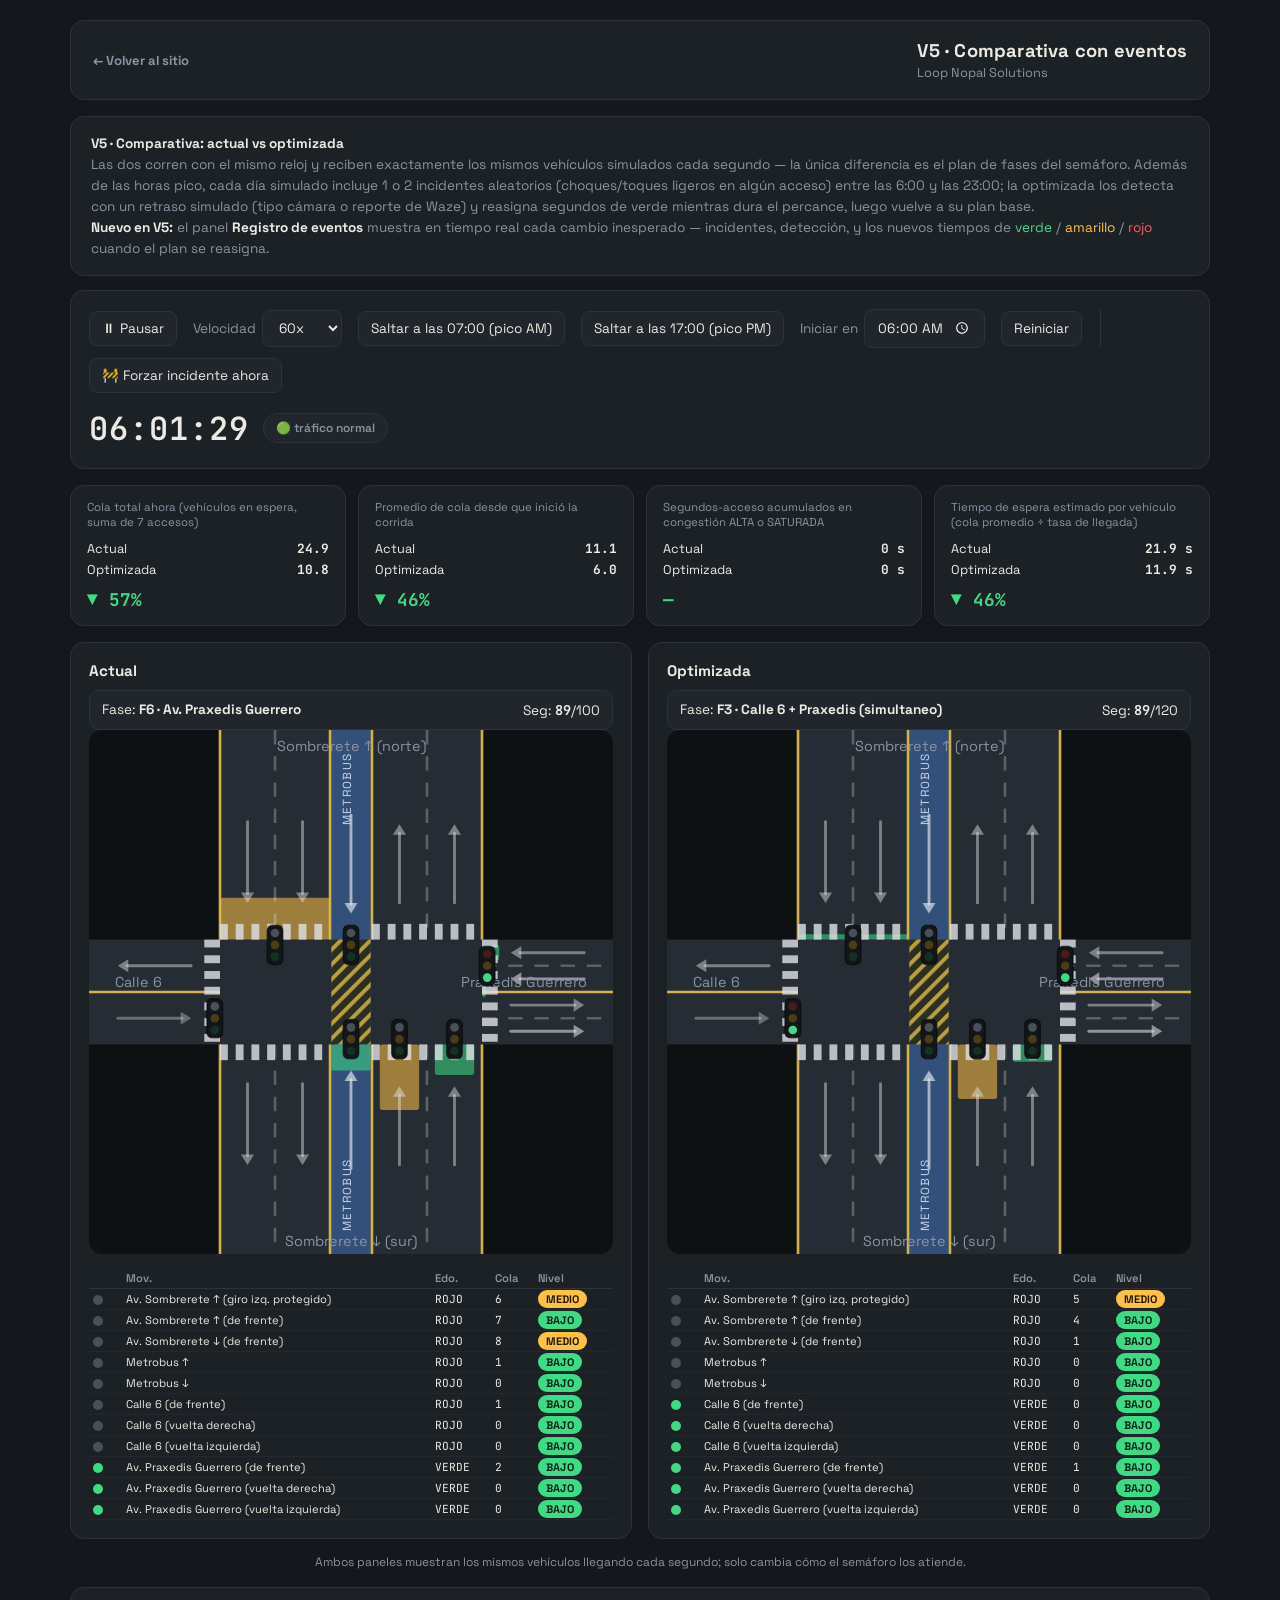
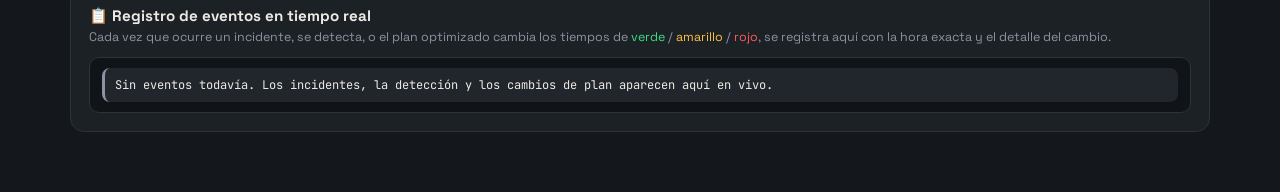
<file: Website/Site/simulaciones/Simulacion_v5_event_log.html>
<!DOCTYPE html>
<html lang="es">
<head>
<meta charset="UTF-8">
<meta name="viewport" content="width=device-width, initial-scale=1.0">
<title>V5 - Comparativa actual vs optimizada - Cruce Sombrerete</title>
<link rel="preconnect" href="https://fonts.googleapis.com">
<link rel="preconnect" href="https://fonts.gstatic.com" crossorigin>
<link href="https://fonts.googleapis.com/css2?family=Space+Grotesk:wght@400;500;600;700&family=JetBrains+Mono:wght@400;500;600;700&display=swap" rel="stylesheet">
<style>

  /* ==========================================================================
     VARIABLES DE TEMA
     ========================================================================== */
  :root{
    --bg: #14171b;
    --panel: #1c2126;
    --panel-2: #21262c;
    --panel-3: #101317;
    --border: #2c333b;
    --text: #edeae3;
    --muted: #8b93a1;
    --verde: #3ddc84;
    --amarillo: #ffc145;
    --rojo: #ff5a5f;
    --naranja: #ff8a3d;
    --azul-bus: #4ea1ff;
    --pico-glow: #ff8a3d;
    color-scheme: dark;
  }

  /* ==========================================================================
     RESET Y BASE
     ========================================================================== */
  *{ box-sizing:border-box; }
  html,body
  {
    margin:0; padding:0; background:var(--bg); color:var(--text);
    font-family:'Space Grotesk', system-ui, sans-serif;
    -webkit-font-smoothing:antialiased;
  }
  .mono{ font-family:'JetBrains Mono', ui-monospace, Menlo, Consolas, monospace; }
  .app{ max-width:1180px; margin:0 auto; padding:20px 20px 60px; }

  /* ==========================================================================
     PANELES GENÉRICOS
     ========================================================================== */
  .panel{
    background:var(--panel); border:1px solid var(--border); border-radius:14px;
    padding:18px; overflow:hidden;
  }
  .panel h2{ margin:0 0 4px; font-size:.95rem; }
  .panel .sub{ margin:0 0 14px; color:var(--muted); font-size:.78rem; }
  .sb-nota{
    margin-top:14px; color:var(--muted); font-size:.75rem; text-align:center; line-height:1.5;
  }

  /* ==========================================================================
     INTRO Y CONTROLES
     ========================================================================== */
  .sb-intro{
    background:var(--panel); border:1px solid var(--border); border-radius:14px;
    padding:16px 20px; margin-bottom:14px; font-size:.85rem; color:var(--muted); line-height:1.55;
  }
  .sb-intro b{ color:var(--text); }

  .sb-term-controles{
    display:flex; flex-wrap:wrap; gap:10px 16px; align-items:center; margin-bottom:14px; font-size:.85rem;
  }
  .sb-term-controles label{ color:var(--muted); display:flex; align-items:center; gap:6px; }

  button, input[type=time], select{
    font-family:inherit; font-size:.85rem; color:var(--text);
    background:var(--panel-2); border:1px solid var(--border); border-radius:8px;
    padding:8px 12px; cursor:pointer;
  }
  button:hover{ border-color:var(--muted); }
  button:focus-visible, input:focus-visible, select:focus-visible{
    outline:2px solid var(--azul-bus); outline-offset:2px;
  }
  button.activo{ border-color:var(--verde); color:var(--verde); }
  .separador{ width:1px; align-self:stretch; background:var(--border); margin:0 2px; }

  /* ==========================================================================
     RELOJ Y BADGE DE ESTADO
     ========================================================================== */
  .reloj-wrap{ display:flex; align-items:center; gap:14px; }
  .reloj{ font-size:2rem; font-weight:600; letter-spacing:1px; }
  .badge{
    padding:6px 12px; border-radius:999px; font-size:.75rem; font-weight:600;
    border:1px solid var(--border); color:var(--muted); background:var(--panel-2);
    white-space:nowrap;
  }
  .badge.pico{
    color:#1a1200; background:var(--pico-glow); border-color:var(--pico-glow);
    animation: pulso 1.6s ease-in-out infinite;
  }
  @media (prefers-reduced-motion: reduce){ .badge.pico{ animation:none; } }
  @keyframes pulso{ 0%,100%{ opacity:1; } 50%{ opacity:.55; } }

  /* ==========================================================================
     SCOREBOARD (tarjetas de métricas)
     ========================================================================== */
  .sb-scoreboard{ display:grid; grid-template-columns:repeat(4,1fr); gap:12px; margin-bottom:16px; }
  @media (max-width:1100px){ .sb-scoreboard{ grid-template-columns:repeat(2,1fr); } }
  @media (max-width:560px){ .sb-scoreboard{ grid-template-columns:1fr; } }
  .sb-stat-card{
    background:var(--panel); border:1px solid var(--border); border-radius:14px; padding:14px 16px;
  }
  .sb-stat-title{ font-size:.72rem; color:var(--muted); margin-bottom:8px; line-height:1.3; min-height:2.4em; }
  .sb-stat-row{ display:flex; justify-content:space-between; font-size:.8rem; padding:2px 0; }
  .sb-stat-row b{ font-family:'JetBrains Mono', monospace; }
  .sb-stat-delta{ margin-top:8px; font-size:1.1rem; font-weight:700; font-family:'JetBrains Mono', monospace; }
  .sb-stat-delta.mejor{ color:var(--verde); }
  .sb-stat-delta.peor{ color:var(--rojo); }

  /* ==========================================================================
     GRID VS (actual vs optimizada)
     ========================================================================== */
  .sb-vs-grid{ display:grid; grid-template-columns:1fr 1fr; gap:16px; }
  @media (max-width:880px){ .sb-vs-grid{ grid-template-columns:1fr; } }
  .sb-vs-grid .panel h2{ display:flex; align-items:center; gap:8px; }

  /* ==========================================================================
     FASE ACTUAL Y TABLA DE MOVIMIENTOS
     ========================================================================== */
  .fase-actual{
    margin-top:10px; padding:10px 12px; border-radius:10px; background:var(--panel-2);
    border:1px solid var(--border); font-size:.85rem; display:flex; justify-content:space-between; gap:10px; flex-wrap:wrap;
  }
  .fase-actual b{ color:var(--text); }

  table.movs{ width:100%; border-collapse:collapse; margin-top:14px; font-size:.78rem; }
  table.movs th{ text-align:left; color:var(--muted); font-weight:600; padding:4px 6px; border-bottom:1px solid var(--border); }
  table.movs td{ padding:6px 6px; border-bottom:1px solid #23282f; vertical-align:middle; }
  table.movs.sb-tabla-compacta{ font-size:.7rem; }
  table.movs.sb-tabla-compacta td, table.movs.sb-tabla-compacta th{ padding:3px 4px; }
  .luz-dot{ width:10px; height:10px; border-radius:50%; display:inline-block; margin-right:6px; vertical-align:middle; }
  .nivel{ padding:2px 8px; border-radius:999px; font-size:.68rem; font-weight:700; }

  /* ==========================================================================
     REGISTRO DE EVENTOS (NUEVO - V5)
     ========================================================================== */
  .sb-event-log-wrap{
    background:var(--panel); border:1px solid var(--border); border-radius:14px;
    padding:18px; margin-top:16px;
  }
  .sb-event-log-wrap h2{ margin:0 0 4px; font-size:.95rem; }
  .sb-event-log-wrap .sub{ margin:0 0 12px; color:var(--muted); font-size:.78rem; }
  .v4-event-log{
    max-height:340px; overflow-y:auto;
    font-family:'JetBrains Mono', monospace; font-size:.75rem;
    background:var(--panel-3); border:1px solid var(--border); border-radius:10px;
    padding:10px 12px;
  }
  .v4-event-entry{
    padding:8px 10px; margin-bottom:6px; border-radius:8px;
    border-left:3px solid var(--muted);
    background:var(--panel-2);
    line-height:1.55;
  }
  .v4-event-entry:last-child{ margin-bottom:0; }
  .v4-event-entry.incidente{ border-left-color:var(--rojo); }
  .v4-event-entry.detectado{ border-left-color:var(--amarillo); }
  .v4-event-entry.reasignado{ border-left-color:var(--naranja); }
  .v4-event-entry.restaurado{ border-left-color:var(--verde); }
  .v4-event-entry.fin-incidente{ border-left-color:var(--azul-bus); }
  .v4-event-time{ color:var(--muted); font-weight:600; }
  .v4-event-tag{ font-weight:700; }
  .v4-event-detail{
    margin-top:6px; padding:6px 8px; background:var(--panel-3);
    border-radius:6px; color:var(--muted); font-size:.72rem; line-height:1.5;
  }
  .v4-event-detail b{ color:var(--text); }
  .v4-diff-old{ color:var(--rojo); text-decoration:line-through; }
  .v4-diff-new{ color:var(--verde); font-weight:700; }

  /* ==========================================================================
     ESQUEMA SVG DEL CRUCE
     ========================================================================== */
  .cruce-svg{ width:100%; height:auto; display:block; }

  /* ==========================================================================
     TOPBAR (mismo patrón que v1.html / v2.html / v4.html)
     ========================================================================== */
  .topbar{
    display:flex; flex-wrap:wrap; gap:16px; align-items:center; justify-content:space-between;
    padding:18px 22px; background:var(--panel); border:1px solid var(--border);
    border-radius:14px; margin-bottom:16px;
  }
  .titulo{ display:flex; flex-direction:column; gap:2px; }
  .titulo h1{ margin:0; font-size:1.15rem; font-weight:700; letter-spacing:.2px; }
  .titulo span{ color:var(--muted); font-size:.8rem; }
  .back-link{ color:var(--muted); font-size:.82rem; font-weight:700; text-decoration:none; }
  .back-link:hover, .back-link:focus-visible{ color:var(--text); text-decoration:underline; text-underline-offset:4px; }

</style>
</head>
<body>
<div class="app">

  <div class="topbar">
    <a class="back-link" href="../index.html#simulaciones">← Volver al sitio</a>
    <div class="titulo"><h1>V5 · Comparativa con eventos</h1><span>Loop Nopal Solutions</span></div>
  </div>

  <!-- ========================================================================
       ENCABEZADO / DESCRIPCIÓN
       ======================================================================== -->
  <div class="sb-intro">
    <b>V5 &middot; Comparativa: actual vs optimizada</b><br>
    Las dos corren con el mismo reloj y reciben exactamente los mismos veh&iacute;culos simulados cada segundo &mdash;
    la &uacute;nica diferencia es el plan de fases del sem&aacute;foro. Adem&aacute;s de las horas pico, cada d&iacute;a
    simulado incluye 1 o 2 incidentes aleatorios (choques/toques ligeros en alg&uacute;n acceso) entre las 6:00 y las 23:00;
    la optimizada los detecta con un retraso simulado (tipo c&aacute;mara o reporte de Waze) y reasigna segundos de verde
    mientras dura el percance, luego vuelve a su plan base.<br>
    <b>Nuevo en V5:</b> el panel <b>Registro de eventos</b> muestra en tiempo real cada cambio inesperado
    &mdash; incidentes, detecci&oacute;n, y los nuevos tiempos de <span style="color:var(--verde)">verde</span> /
    <span style="color:var(--amarillo)">amarillo</span> / <span style="color:var(--rojo)">rojo</span> cuando el plan se reasigna.
  </div>

  <!-- ========================================================================
       CONTROLES + RELOJ
       ======================================================================== -->
  <div class="panel" style="margin-bottom:16px;">
    <div class="sb-term-controles">
      <button id="v4_btnPlay">⏸ Pausar</button>
      <label>Velocidad
        <select id="v4_velocidad">
          <option value="1">1x</option><option value="10">10x</option>
          <option value="60" selected>60x</option><option value="300">300x</option><option value="900">900x</option>
        </select>
      </label>
      <button id="v4_btnPico1">Saltar a las 07:00 (pico AM)</button>
      <button id="v4_btnPico2">Saltar a las 17:00 (pico PM)</button>
      <label>Iniciar en <input type="time" id="v4_horaInicio" value="06:00"></label>
      <button id="v4_btnReiniciar">Reiniciar</button>
      <div class="separador"></div>
      <button id="v4_btnForzarIncidente">&#128679; Forzar incidente ahora</button>
    </div>
    <div class="reloj-wrap">
      <div class="reloj mono" id="v4_reloj">06:00:00</div>
      <div class="badge" id="v4_badgePico">trafico normal</div>
    </div>
  </div>

  <!-- ========================================================================
       SCOREBOARD (4 métricas comparativas)
       ======================================================================== -->
  <div class="sb-scoreboard">
    <div class="sb-stat-card">
      <div class="sb-stat-title">Cola total ahora (veh&iacute;culos en espera, suma de 7 accesos)</div>
      <div class="sb-stat-row"><span>Actual</span><b id="v4_sb1_actual">0</b></div>
      <div class="sb-stat-row"><span>Optimizada</span><b id="v4_sb1_opt">0</b></div>
      <div class="sb-stat-delta" id="v4_sb1_delta">—</div>
    </div>
    <div class="sb-stat-card">
      <div class="sb-stat-title">Promedio de cola desde que inici&oacute; la corrida</div>
      <div class="sb-stat-row"><span>Actual</span><b id="v4_sb2_actual">0</b></div>
      <div class="sb-stat-row"><span>Optimizada</span><b id="v4_sb2_opt">0</b></div>
      <div class="sb-stat-delta" id="v4_sb2_delta">—</div>
    </div>
    <div class="sb-stat-card">
      <div class="sb-stat-title">Segundos-acceso acumulados en congesti&oacute;n ALTA o SATURADA</div>
      <div class="sb-stat-row"><span>Actual</span><b id="v4_sb3_actual">0 s</b></div>
      <div class="sb-stat-row"><span>Optimizada</span><b id="v4_sb3_opt">0 s</b></div>
      <div class="sb-stat-delta" id="v4_sb3_delta">—</div>
    </div>
    <div class="sb-stat-card">
      <div class="sb-stat-title">Tiempo de espera estimado por veh&iacute;culo (cola promedio &divide; tasa de llegada)</div>
      <div class="sb-stat-row"><span>Actual</span><b id="v4_sb4_actual">0.0 s</b></div>
      <div class="sb-stat-row"><span>Optimizada</span><b id="v4_sb4_opt">0.0 s</b></div>
      <div class="sb-stat-delta" id="v4_sb4_delta">—</div>
    </div>
  </div>

  <!-- ========================================================================
       GRID VS: ACTUAL vs OPTIMIZADA
       ======================================================================== -->
  <div class="sb-vs-grid">
    <div class="panel">
      <h2>Actual</h2>
      <div class="fase-actual">
        <div>Fase: <b id="v4a_faseTexto">—</b></div>
        <div>Seg: <b class="mono" id="v4a_segundoCiclo">0</b>/100</div>
      </div>
      <svg id="v4a_schematic" viewBox="0 0 400 400" xmlns="http://www.w3.org/2000/svg"></svg>
      <table class="movs sb-tabla-compacta" id="v4a_tablaMovs">
        <thead><tr><th></th><th>Mov.</th><th>Edo.</th><th>Cola</th><th>Nivel</th></tr></thead>
        <tbody></tbody>
      </table>
    </div>
    <div class="panel">
      <h2>Optimizada</h2>
      <div class="fase-actual">
        <div>Fase: <b id="v4b_faseTexto">—</b></div>
        <div>Seg: <b class="mono" id="v4b_segundoCiclo">0</b>/120</div>
      </div>
      <svg id="v4b_schematic" viewBox="0 0 400 400" xmlns="http://www.w3.org/2000/svg"></svg>
      <table class="movs sb-tabla-compacta" id="v4b_tablaMovs">
        <thead><tr><th></th><th>Mov.</th><th>Edo.</th><th>Cola</th><th>Nivel</th></tr></thead>
        <tbody></tbody>
      </table>
    </div>
  </div>
  <div class="sb-nota">Ambos paneles muestran los mismos veh&iacute;culos llegando cada segundo; solo cambia c&oacute;mo el sem&aacute;foro los atiende.</div>

  <!-- ========================================================================
       REGISTRO DE EVENTOS (NUEVO - V5)
       ======================================================================== -->
  <div class="sb-event-log-wrap">
    <h2>&#128203; Registro de eventos en tiempo real</h2>
    <div class="sub">Cada vez que ocurre un incidente, se detecta, o el plan optimizado cambia los tiempos de
      <span style="color:var(--verde)">verde</span> / <span style="color:var(--amarillo)">amarillo</span> /
      <span style="color:var(--rojo)">rojo</span>, se registra aqu&iacute; con la hora exacta y el detalle del cambio.</div>
    <div id="v4_eventLog" class="v4-event-log"></div>
  </div>

</div>

<script>
// ============================================================================
// SECCIÓN 1 · NÚCLEO COMPARTIDO
// Constantes y funciones puras (sin estado) usadas por todos los motores.
// ============================================================================

// --- Estados de semáforo -----------------------------------------------------
const VERDE = 'VERDE';
const AMARILLO = 'AMARILLO';
const ROJO = 'ROJO';

// --- Iconos y colores para la interfaz ---------------------------------------
const ICONO = {VERDE:'\u{1F7E2}', AMARILLO:'\u{1F7E1}', ROJO:'\u{1F534}'};
const COLOR_LUZ = {VERDE:'#3ddc84', AMARILLO:'#ffc145', ROJO:'#4a5058'};
const COLOR_NIVEL = {BAJO:'#3ddc84', MEDIO:'#ffc145', ALTO:'#ff8a3d', SATURADO:'#ff5a5f'};

// --- Movimientos simulados ----------------------------------------------------
const MOVIMIENTOS = [
  ['somb_n_izq',    'Av. Sombrerete \u2191 (giro izq. protegido)'],
  ['somb_n_frente', 'Av. Sombrerete \u2191 (de frente)'],
  ['somb_s_frente', 'Av. Sombrerete \u2193 (de frente)'],
  ['metrobus_n',    'Metrobus \u2191'],
  ['metrobus_s',    'Metrobus \u2193'],
  ['calle6_frente',      'Calle 6 (de frente)'],
  ['calle6_derecha',     'Calle 6 (vuelta derecha)'],
  ['calle6_izquierda',   'Calle 6 (vuelta izquierda)'],
  ['praxedis_frente',    'Av. Praxedis Guerrero (de frente)'],
  ['praxedis_derecha',   'Av. Praxedis Guerrero (vuelta derecha)'],
  ['praxedis_izquierda', 'Av. Praxedis Guerrero (vuelta izquierda)'],
];

// Varios movimientos pueden compartir la misma luz física del semáforo.
const GRUPO_SENAL = {
  calle6_frente:'calle6', calle6_derecha:'calle6', calle6_izquierda:'calle6',
  praxedis_frente:'praxedis', praxedis_derecha:'praxedis', praxedis_izquierda:'praxedis',
};

// Etiqueta legible por movimiento.
const ETIQUETA_MOV = Object.fromEntries(MOVIMIENTOS);

// --- Horas pico ---------------------------------------------------------------
const HORAS_PICO = [[[7,0],[9,0]], [[17,0],[19,0]]];

// --- Parámetros de llegada y servicio por movimiento ---------------------------
const PARAMS = {
  somb_n_izq:    {valle:0.05, pico:0.15, servicio:0.6, capacidad:12},
  somb_n_frente: {valle:0.15, pico:0.45, servicio:0.9, capacidad:30},
  somb_s_frente: {valle:0.12, pico:0.35, servicio:0.8, capacidad:25},
  metrobus_n:    {valle:0.02, pico:0.04, servicio:1.0, capacidad:5},
  metrobus_s:    {valle:0.02, pico:0.04, servicio:1.0, capacidad:5},
  // Calle 6 y Praxedis se dividen en 3 movimientos (50% frente / 30% derecha / 20% izquierda).
  calle6_frente:      {valle:0.025, pico:0.10, servicio:0.25, capacidad:8},
  calle6_derecha:     {valle:0.015, pico:0.06, servicio:0.15, capacidad:5},
  calle6_izquierda:   {valle:0.010, pico:0.04, servicio:0.10, capacidad:2},
  praxedis_frente:    {valle:0.025, pico:0.10, servicio:0.25, capacidad:8},
  praxedis_derecha:   {valle:0.015, pico:0.06, servicio:0.15, capacidad:5},
  praxedis_izquierda: {valle:0.010, pico:0.04, servicio:0.10, capacidad:2},
};
const PARAMS_BASE = {};
for(const k in PARAMS) PARAMS_BASE[k] = Object.assign({}, PARAMS[k]);
const NOMBRES_FASE_OPT = [
  'F1 · Sombrerete (giro protegido)',
  'F2 · Sombrerete + Metrobus',
  'F3 · Calle 6 + Praxedis',
];

// ============================================================================
// SECCIÓN 2 · PLANES DE SEMÁFORO
//   - AGENDA: mapa movimiento -> lista de tramos [inicio, fin, color]
//   - FASES:  lista de tramos [inicio, fin, nombre]
//   - CICLO:  duración total en segundos
// ============================================================================

// --- Plan ACTUAL: 100 s, 6 fases ---------------------------------------------
const AGENDA_ACTUAL = {
  somb_n_izq:    [[0,17,VERDE],[17,20,AMARILLO]],
  somb_n_frente: [[0,37,VERDE],[37,40,AMARILLO]],
  somb_s_frente: [[20,37,VERDE],[37,40,AMARILLO]],
  metrobus_n:    [[40,47,VERDE],[47,50,AMARILLO]],
  metrobus_s:    [[50,57,VERDE],[57,60,AMARILLO]],
  calle6_frente:      [[60,77,VERDE],[77,80,AMARILLO]],
  calle6_derecha:     [[60,77,VERDE],[77,80,AMARILLO]],
  calle6_izquierda:   [[60,77,VERDE],[77,80,AMARILLO]],
  praxedis_frente:    [[80,97,VERDE],[97,100,AMARILLO]],
  praxedis_derecha:   [[80,97,VERDE],[97,100,AMARILLO]],
  praxedis_izquierda: [[80,97,VERDE],[97,100,AMARILLO]],
};
const FASES_ACTUAL = [
  [0,20,  'F1 \u00b7 Sombrerete con giro protegido'],
  [20,40, 'F2 \u00b7 Sombrerete verde simultaneo'],
  [40,50, 'F3 \u00b7 Metrobus norte'],
  [50,60, 'F4 \u00b7 Metrobus sur'],
  [60,80, 'F5 \u00b7 Calle 6'],
  [80,100,'F6 \u00b7 Av. Praxedis Guerrero'],
];
const CICLO_ACTUAL = 100;

// --- Plan OPTIMIZADO: 120 s, 3 fases combinadas -------------------------------
const AGENDA_OPT = {
  somb_n_izq:    [[0,25,VERDE],[25,28,AMARILLO]],
  somb_n_frente: [[0,73,VERDE],[73,76,AMARILLO]],
  somb_s_frente: [[28,73,VERDE],[73,76,AMARILLO]],
  metrobus_n:    [[28,73,VERDE],[73,76,AMARILLO]],
  metrobus_s:    [[28,73,VERDE],[73,76,AMARILLO]],
  calle6_frente:      [[76,117,VERDE],[117,120,AMARILLO]],
  calle6_derecha:     [[76,117,VERDE],[117,120,AMARILLO]],
  calle6_izquierda:   [[76,117,VERDE],[117,120,AMARILLO]],
  praxedis_frente:    [[76,117,VERDE],[117,120,AMARILLO]],
  praxedis_derecha:   [[76,117,VERDE],[117,120,AMARILLO]],
  praxedis_izquierda: [[76,117,VERDE],[117,120,AMARILLO]],
};
const FASES_OPT = [
  [0,28,  'F1 \u00b7 Sombrerete (giro protegido)'],
  [28,76, 'F2 \u00b7 Sombrerete + Metrobus (simultaneo)'],
  [76,120,'F3 \u00b7 Calle 6 + Praxedis (simultaneo)'],
];
const CICLO_OPT = 120;

// ============================================================================
// SECCIÓN 3 · GENERADOR DE PLANES OPTIMIZADOS CON INCIDENTES
//   Dado un movimiento afectado, se reconstruye la agenda y las fases
//   prestando segundos de verde desde la fase con más margen.
// ============================================================================

// ¿A qué fase (0,1,2) del plan optimizado pertenece cada movimiento?
const GRUPO_FASE_OPT = {
  somb_n_izq:0,
  somb_n_frente:1, somb_s_frente:1, metrobus_n:1, metrobus_s:1,
  calle6_frente:2, calle6_derecha:2, calle6_izquierda:2,
  praxedis_frente:2, praxedis_derecha:2, praxedis_izquierda:2,
};

// Duración base de verde en cada fase (sin contar el amarillo de 3 s).
const DURACIONES_BASE_OPT = [25,45,41];
const AMARILLO_OPT = 3;
const PRESTAMO_INCIDENTE = 15;
const MIN_FASE = 15;

// Reconstruye la agenda a partir de las duraciones de verde de cada fase.
function construirAgendaOpt(duraciones){
  const l = [0];
  duraciones.forEach(d=>l.push(l[l.length-1]+d+AMARILLO_OPT));
  const tramo = (i)=>[[l[i],l[i]+duraciones[i],VERDE],[l[i]+duraciones[i],l[i+1],AMARILLO]];
  return {
    somb_n_izq: tramo(0),
    somb_n_frente: [[l[0], l[1]+duraciones[1], VERDE],[l[1]+duraciones[1], l[2], AMARILLO]],
    somb_s_frente: tramo(1), metrobus_n: tramo(1), metrobus_s: tramo(1),
    calle6_frente: tramo(2), calle6_derecha: tramo(2), calle6_izquierda: tramo(2),
    praxedis_frente: tramo(2), praxedis_derecha: tramo(2), praxedis_izquierda: tramo(2),
  };
}

// Reconstruye las fases a partir de las duraciones de verde de cada fase.
function construirFasesOpt(duraciones){
  const l = [0];
  duraciones.forEach(d=>l.push(l[l.length-1]+d+AMARILLO_OPT));
  return [
    [l[0],l[1],'F1 \u00b7 Sombrerete (giro protegido)'],
    [l[1],l[2],'F2 \u00b7 Sombrerete + Metrobus (simultaneo)'],
    [l[2],l[3],'F3 \u00b7 Calle 6 + Praxedis (simultaneo)'],
  ];
}

/**
 * Calcula el nuevo plan cuando hay un incidente en `movimiento`.
 * Devuelve:
 *   - agenda / fases: plan reconstruido
 *   - detalle:        información para el registro de eventos
 */
function agendaConIncidente(movimiento){
  const idxAfectada = GRUPO_FASE_OPT[movimiento];
  const candidatos = [0,1,2].filter(i=>i!==idxAfectada);
  const idxDonante = candidatos.includes(0) ? 0 : candidatos[0];

  const nuevas = DURACIONES_BASE_OPT.slice();
  const prestamo = Math.min(PRESTAMO_INCIDENTE, nuevas[idxDonante]-MIN_FASE);
  if(prestamo>0){
    nuevas[idxAfectada] += prestamo;
    nuevas[idxDonante] -= prestamo;
  }

  return {
    agenda: construirAgendaOpt(nuevas),
    fases:  construirFasesOpt(nuevas),
    detalle: {
      movimiento,
      idxAfectada,
      idxDonante,
      prestamo,
      antes: DURACIONES_BASE_OPT.slice(),
      despues: nuevas,
    },
  };
}

// ============================================================================
// SECCIÓN 4 · MOTOR DE INCIDENTES (choques aleatorios)
// ============================================================================

const VENTANA_INCIDENTES = {inicio:6*3600, fin:23*3600};   // 6:00 a 23:00
const DURACION_INCIDENTE = {min:20*60, max:90*60};          // 20 a 90 min (choque/toque ligero)
const RETRASO_DETECCION  = {min:60, max:300};                // 1 a 5 min (cámara / reporte tipo Waze)
const FACTOR_REDUCCION_INCIDENTE = 0.5;                      // pierde 50% de capacidad y servicio

// Movimientos con riesgo de incidente (se excluyen Metrobus por ser carril confinado).
const MOVS_CON_RIESGO_INCIDENTE = [
  'somb_n_izq','somb_n_frente','somb_s_frente',
  'calle6_frente','calle6_derecha','calle6_izquierda',
  'praxedis_frente','praxedis_derecha','praxedis_izquierda',
];

// Genera 1 o 2 incidentes aleatorios para un día simulado.
function generarIncidentesDelDia(diaBaseSeg){
  const n = Math.random() < 0.5 ? 1 : 2;
  const lista = [];
  const ini = diaBaseSeg + VENTANA_INCIDENTES.inicio;
  const fin = diaBaseSeg + VENTANA_INCIDENTES.fin;
  for(let i=0;i<n;i++){
    const horaOcurre = Math.floor(ini + Math.random()*(fin-ini));
    const duracion = Math.floor(DURACION_INCIDENTE.min + Math.random()*(DURACION_INCIDENTE.max-DURACION_INCIDENTE.min));
    const retraso = Math.floor(RETRASO_DETECCION.min + Math.random()*(RETRASO_DETECCION.max-RETRASO_DETECCION.min));
    lista.push({
      movimiento: MOVS_CON_RIESGO_INCIDENTE[Math.floor(Math.random()*MOVS_CON_RIESGO_INCIDENTE.length)],
      horaOcurre,
      horaDetectado: horaOcurre + retraso,
      horaFin: horaOcurre + duracion,
    });
  }
  return lista.sort((a,b)=>a.horaOcurre-b.horaOcurre);
}

// ============================================================================
// SECCIÓN 5 · FUNCIONES PURAS / UTILIDADES
// ============================================================================

// Estado de un movimiento en un instante `t` dentro del ciclo.
function estadoDe(agenda, mov, t){
  for(const [ini,fin,color] of agenda[mov]){
    if(t>=ini && t<fin) return color;
  }
  return ROJO;
}

// Nombre de la fase activa en el instante `t`.
function faseDe(fases, t){
  for(const [ini,fin,nombre] of fases){
    if(t>=ini && t<fin) return nombre;
  }
  return fases[fases.length-1][2];
}

// ¿El segundo `segDia` está dentro de una hora pico?
function esHoraPico(segDia){
  const s = ((segDia%86400)+86400)%86400;
  const minutos = Math.floor(s/60);
  return HORAS_PICO.some(([[h1,m1],[h2,m2]])=>{
    const ini = h1*60+m1, fin = h2*60+m2;
    return minutos>=ini && minutos<fin;
  });
}

// Formatea segundos desde medianoche a HH:MM:SS.
function hhmmss(segDia){
  const s = ((segDia%86400)+86400)%86400;
  const h = Math.floor(s/3600);
  const m = Math.floor((s%3600)/60);
  const sec = Math.floor(s%60);
  const p = n=>String(n).padStart(2,'0');
  return p(h)+':'+p(m)+':'+p(sec);
}

// Muestra de una distribución de Poisson (llegadas de vehículos).
function muestraPoisson(lam){
  if(lam<=0) return 0;
  const L = Math.exp(-lam);
  let k=0, pr=1;
  do{ k++; pr*=Math.random(); } while(pr>L);
  return k-1;
}

// Clasifica el nivel de congestión según la relación cola/capacidad.
function nivelCongestion(cola, capacidad){
  const r = capacidad ? cola/capacidad : 0;
  if(r<0.3) return 'BAJO';
  if(r<0.7) return 'MEDIO';
  if(r<1.2) return 'ALTO';
  return 'SATURADO';
}

// Cola inicial a cero para todos los movimientos.
function nuevaColaCero(){
  const o = {};
  for(const k in PARAMS) o[k]=0;
  return o;
}

// Muestrea los arribos de vehículos en un segundo dado.
function muestrearArribos(segDia){
  const pico = esHoraPico(segDia);
  const out = {};
  for(const clave in PARAMS){
    const p = PARAMS[clave];
    out[clave] = muestraPoisson(pico ? p.pico : p.valle);
  }
  return out;
}

// ============================================================================
// SECCIÓN 6 · HELPERS DE DIBUJO SVG
//   Se usan para construir el esquema del cruce en cada instancia del motor.
// ============================================================================

const NS = 'http://www.w3.org/2000/svg';

function crearSVG(tag, attrs){
  const el = document.createElementNS(NS, tag);
  for(const k in attrs) el.setAttribute(k, attrs[k]);
  return el;
}

function flechaVert(svg, x, y0, y1, opacity){
  const dir = y1>y0 ? 1 : -1;
  const op = opacity===undefined ? 0.45 : opacity;
  svg.appendChild(crearSVG('line',{x1:x,y1:y0,x2:x,y2:y1-dir*7,stroke:'#e7e9ec',opacity:op,'stroke-width':2.2,'stroke-linecap':'round'}));
  const pts = (x-5)+','+(y1-dir*8)+' '+(x+5)+','+(y1-dir*8)+' '+x+','+y1;
  svg.appendChild(crearSVG('polygon',{points:pts, fill:'#e7e9ec', opacity:op}));
}

function flechaHoriz(svg, y, x0, x1, opacity){
  const dir = x1>x0 ? 1 : -1;
  const op = opacity===undefined ? 0.45 : opacity;
  svg.appendChild(crearSVG('line',{x1:x0,y1:y,x2:x1-dir*7,y2:y,stroke:'#e7e9ec',opacity:op,'stroke-width':2.2,'stroke-linecap':'round'}));
  const pts = (x1-dir*8)+','+(y-5)+' '+(x1-dir*8)+','+(y+5)+' '+x1+','+y;
  svg.appendChild(crearSVG('polygon',{points:pts, fill:'#e7e9ec', opacity:op}));
}

function crosswalkH(svg, xIni, xFin, y, alto){
  const anchoBarra=6, hueco=6;
  let x=xIni;
  while(x<xFin-1){
    const w = Math.min(anchoBarra, xFin-x);
    svg.appendChild(crearSVG('rect',{x, y, width:w, height:alto, fill:'#dfe2e6', opacity:0.8}));
    x += anchoBarra+hueco;
  }
}

function crosswalkV(svg, yIni, yFin, x, ancho){
  const altoBarra=6, hueco=6;
  let y=yIni;
  while(y<yFin-1){
    const h = Math.min(altoBarra, yFin-y);
    svg.appendChild(crearSVG('rect',{x, y, width:ancho, height:h, fill:'#dfe2e6', opacity:0.8}));
    y += altoBarra+hueco;
  }
}

// Crea un semáforo (3 círculos) en la posición (x,y) y devuelve sus referencias.
function crearSemaforo(svg, x, y){
  svg.appendChild(crearSVG('rect',{x:x-6,y:y-15,width:12,height:30,rx:4,fill:'#12161a',stroke:'#00000080','stroke-width':1}));
  const rojo  = crearSVG('circle',{cx:x,cy:y-9,r:3.3,fill:'#4a1a1a'});
  const amar  = crearSVG('circle',{cx:x,cy:y,  r:3.3,fill:'#4a3c14'});
  const verde = crearSVG('circle',{cx:x,cy:y+9,r:3.3,fill:'#123321'});
  svg.appendChild(rojo); svg.appendChild(amar); svg.appendChild(verde);
  return {rojo, amar, verde};
}

// Pinta el semáforo según el estado actual.
function pintarSemaforo(luces, estado){
  luces.rojo.setAttribute('fill',  estado===ROJO     ? COLOR_LUZ.ROJO     : '#4a1a1a');
  luces.amar.setAttribute('fill', estado===AMARILLO ? COLOR_LUZ.AMARILLO : '#4a3c14');
  luces.verde.setAttribute('fill', estado===VERDE    ? COLOR_LUZ.VERDE    : '#123321');
}

// ============================================================================
// SECCIÓN 7 · FÁBRICA DEL MOTOR VISUAL COMPLETO
//   Crea el SVG, la tabla de movimientos, la gráfica opcional y el estado vivo.
//   Devuelve un API con avanzarUnSegundo, render, reset, setAgendaReactiva, etc.
// ============================================================================

function crearMotorCompleto(cfg){
  const {
    prefix,
    AGENDA,
    FASES,
    CICLO_TOTAL,
    conChart = true,
    conControles = true,
    horaInicialSeg = 6*3600,
  } = cfg;

  let agendaViva = AGENDA;
  let fasesVivas = FASES;
  let cicloVivo = CICLO_TOTAL;

  const svg = document.getElementById(prefix+'schematic');
  svg.setAttribute('class','cruce-svg');

  svg.appendChild(crearSVG('rect',{x:0,y:0,width:400,height:400,fill:'#0e1114',rx:10}));
  svg.appendChild(crearSVG('rect',{x:100,y:0,width:200,height:400,fill:'#262c33'}));
  svg.appendChild(crearSVG('rect',{x:0,y:160,width:400,height:80,fill:'#262c33'}));
  svg.appendChild(crearSVG('rect',{x:185,y:0,width:30,height:400,fill:'#33507a'}));

  const defs = crearSVG('defs',{});
  const patId = prefix+'hatch';
  const pat = crearSVG('pattern',{id:patId, width:8, height:8, patternTransform:'rotate(45)', patternUnits:'userSpaceOnUse'});
  pat.appendChild(crearSVG('rect',{width:8,height:8,fill:'#2b2f22'}));
  pat.appendChild(crearSVG('rect',{width:3,height:8,fill:'#e8c14a',opacity:0.75}));
  defs.appendChild(pat);
  svg.appendChild(defs);
  svg.appendChild(crearSVG('rect',{x:185,y:160,width:30,height:80,fill:'url(#'+patId+')'}));

  const barraCola = {};
  function agregarBarra(clave, cfgBarra){
    const r = crearSVG('rect',{x:0,y:0,width:0,height:0,fill:'var(--verde)',opacity:0.55,rx:2});
    svg.appendChild(r);
    barraCola[clave] = {el:r, cfg:cfgBarra};
  }
  agregarBarra('somb_n_izq',    {dir:'abajo',     x:222, w:30, y0:240, max:150});
  agregarBarra('somb_n_frente', {dir:'abajo',     x:264, w:30, y0:240, max:150});
  agregarBarra('somb_s_frente', {dir:'arriba',    x:100, w:84, y0:160, max:150});
  agregarBarra('metrobus_n',    {dir:'abajo',     x:185, w:30, y0:240, max:150});
  agregarBarra('metrobus_s',    {dir:'arriba',    x:185, w:30, y0:160, max:150});
  agregarBarra('calle6_frente',     {dir:'izquierda', y:212, h:12, x0:100, max:90});
  agregarBarra('calle6_derecha',    {dir:'izquierda', y:198, h:12, x0:100, max:90});
  agregarBarra('calle6_izquierda',  {dir:'izquierda', y:184, h:12, x0:100, max:90});
  agregarBarra('praxedis_frente',   {dir:'derecha',   y:164, h:12, x0:300, max:90});
  agregarBarra('praxedis_derecha',  {dir:'derecha',   y:178, h:12, x0:300, max:90});
  agregarBarra('praxedis_izquierda',{dir:'derecha',   y:192, h:12, x0:300, max:90});

  function actualizarBarra(clave, cola, capacidad){
    const info = barraCola[clave];
    if(!info) return;
    const frac = Math.min(cola/(capacidad*1.5), 1);
    const nivel = nivelCongestion(cola, capacidad);
    const c = info.cfg;
    const largo = frac*c.max;
    info.el.setAttribute('fill', COLOR_NIVEL[nivel]);
    if(c.dir==='abajo'){
      info.el.setAttribute('x', c.x); info.el.setAttribute('width', c.w);
      info.el.setAttribute('y', c.y0); info.el.setAttribute('height', largo);
    } else if(c.dir==='arriba'){
      info.el.setAttribute('x', c.x); info.el.setAttribute('width', c.w);
      info.el.setAttribute('y', c.y0-largo); info.el.setAttribute('height', largo);
    } else if(c.dir==='izquierda'){
      info.el.setAttribute('y', c.y); info.el.setAttribute('height', c.h);
      info.el.setAttribute('x', c.x0-largo); info.el.setAttribute('width', largo);
    } else if(c.dir==='derecha'){
      info.el.setAttribute('y', c.y); info.el.setAttribute('height', c.h);
      info.el.setAttribute('x', c.x0); info.el.setAttribute('width', largo);
    }
  }

  function raya(x1,y1,x2,y2,dashed){
    svg.appendChild(crearSVG('line',{x1,y1,x2,y2,
      stroke: dashed? '#ffffff40':'#e8c14a',
      'stroke-width':2,
      'stroke-dasharray': dashed? '11 9':'none',
      opacity: dashed? 1:0.9}));
  }
  raya(142,0,142,160,true);  raya(142,240,142,400,true);
  raya(258,0,258,160,true);  raya(258,240,258,400,true);
  raya(184,0,184,160,false); raya(184,240,184,400,false);
  raya(216,0,216,160,false); raya(216,240,216,400,false);
  raya(100,0,100,160,false); raya(100,240,100,400,false);
  raya(300,0,300,160,false); raya(300,240,300,400,false);
  raya(0,200,100,200,false);
  raya(300,180,400,180,true);
  raya(300,200,400,200,false);
  raya(300,220,400,220,true);

  crosswalkH(svg,100,184,148,12); crosswalkH(svg,216,300,148,12);
  crosswalkH(svg,100,184,240,12); crosswalkH(svg,216,300,240,12);
  crosswalkV(svg,160,240,88,12);  crosswalkV(svg,160,240,300,12);

  flechaVert(svg,121,70,132);  flechaVert(svg,163,70,132);
  flechaVert(svg,237,132,72);  flechaVert(svg,279,132,72);
  flechaVert(svg,121,270,332); flechaVert(svg,163,270,332);
  flechaVert(svg,237,332,272); flechaVert(svg,279,332,272);
  flechaVert(svg,200,65,140,0.65);
  flechaVert(svg,200,335,260,0.65);
  flechaHoriz(svg,180,78,22);
  flechaHoriz(svg,220,22,78,0.35);
  flechaHoriz(svg,170,378,322);      flechaHoriz(svg,190,378,322,0.55);
  flechaHoriz(svg,210,322,378);      flechaHoriz(svg,230,322,378,0.55);

  function etiqueta(x,y,texto,anchor){
    const t = crearSVG('text',{x,y,fill:'#8b93a1','font-size':11,'font-family':'Space Grotesk, sans-serif','text-anchor':anchor||'middle'});
    t.textContent = texto;
    return t;
  }
  function etiquetaVert(x,y,texto){
    const t = crearSVG('text',{x,y,fill:'#c7d6ee','font-size':9,'font-family':'Space Grotesk, sans-serif','text-anchor':'middle','letter-spacing':'1px',transform:'rotate(-90 '+x+' '+y+')'});
    t.textContent = texto;
    return t;
  }
  svg.appendChild(etiqueta(200,16,'Sombrerete \u2191 (norte)'));
  svg.appendChild(etiqueta(200,394,'Sombrerete \u2193 (sur)'));
  svg.appendChild(etiqueta(20,196,'Calle 6','start'));
  svg.appendChild(etiqueta(380,196,'Praxedis Guerrero','end'));
  svg.appendChild(etiquetaVert(200,45,'METROBUS'));
  svg.appendChild(etiquetaVert(200,355,'METROBUS'));

  const posSenal = {
    somb_n_izq:    {x:237, y:236},
    somb_n_frente: {x:279, y:236},
    somb_s_frente: {x:142, y:164},
    metrobus_n:    {x:200, y:236},
    metrobus_s:    {x:200, y:164},
    calle6:        {x:96,  y:220},
    praxedis:      {x:304, y:180},
  };
  const circulosSenal = {};
  for(const clave in posSenal){
    const {x,y} = posSenal[clave];
    circulosSenal[clave] = crearSemaforo(svg, x, y);
  }

  const tbody = document.querySelector('#'+prefix+'tablaMovs tbody');
  const filas = {};
  MOVIMIENTOS.forEach(([clave,etq])=>{
    const tr = document.createElement('tr');
    tr.innerHTML =
      '<td><span class="luz-dot" id="'+prefix+'dot_'+clave+'"></span></td>'+
      '<td>'+etq+'</td>'+
      '<td class="mono" id="'+prefix+'estado_'+clave+'">ROJO</td>'+
      '<td class="mono" id="'+prefix+'cola_'+clave+'">0</td>'+
      '<td><span class="nivel" id="'+prefix+'nivel_'+clave+'">BAJO</span></td>';
    tbody.appendChild(tr);
    filas[clave] = {
      dot: tr.querySelector('#'+prefix+'dot_'+clave),
      estado: tr.querySelector('#'+prefix+'estado_'+clave),
      cola: tr.querySelector('#'+prefix+'cola_'+clave),
      nivel: tr.querySelector('#'+prefix+'nivel_'+clave),
    };
  });

  let chart = null;
  if(conChart){
    chart = null;
  }

  let colas = nuevaColaCero();
  let segDiaActual = horaInicialSeg;

  const elReloj = document.getElementById(prefix+'reloj');
  const elBadgePico = document.getElementById(prefix+'badgePico');
  const elFaseTexto = document.getElementById(prefix+'faseTexto');
  const elSegundoCiclo = document.getElementById(prefix+'segundoCiclo');

  function claveSenal(clave){
    return GRUPO_SENAL[clave] || clave;
  }

  function avanzarUnSegundo(arrivals){
    const tCiclo = ((segDiaActual%cicloVivo)+cicloVivo)%cicloVivo;
    for(const clave in PARAMS){
      colas[clave]+=arrivals[clave];
      if(estadoDe(agendaViva,clave,tCiclo)===VERDE) colas[clave]=Math.max(0,colas[clave]-PARAMS[clave].servicio);
      colas[clave]=Math.min(colas[clave], PARAMS[clave].capacidad*3);
    }
    segDiaActual++;
  }

  function render(){
    const tCiclo = ((segDiaActual%cicloVivo)+cicloVivo)%cicloVivo;
    const pico = esHoraPico(segDiaActual);
    if(elReloj) elReloj.textContent = hhmmss(segDiaActual);
    if(elBadgePico){
      elBadgePico.textContent = pico ? '\u{1F534} hora pico' : '\u{1F7E2} tráfico normal';
      elBadgePico.className = 'badge' + (pico?' pico':'');
    }
    elFaseTexto.textContent = faseDe(fasesVivas, tCiclo);
    elSegundoCiclo.textContent = tCiclo;
    for(const clave in PARAMS){
      const estado = estadoDe(agendaViva, clave, tCiclo);
      const cola = colas[clave];
      const nivel = nivelCongestion(cola, PARAMS[clave].capacidad);
      const senal = claveSenal(clave);
      if(circulosSenal[senal]) pintarSemaforo(circulosSenal[senal], estado);
      actualizarBarra(clave, cola, PARAMS[clave].capacidad);
      const f = filas[clave];
      f.dot.style.background = COLOR_LUZ[estado];
      f.estado.textContent = estado;
      f.cola.textContent = Math.round(cola);
      f.nivel.textContent = nivel;
      f.nivel.style.background = COLOR_NIVEL[nivel];
      f.nivel.style.color = (nivel==='BAJO') ? '#0d2417' : '#241a00';
    }
  }

  function reset(horaSeg){
    colas = nuevaColaCero();
    segDiaActual = (horaSeg!==undefined)? horaSeg : horaInicialSeg;
    agendaViva = AGENDA;
    fasesVivas = FASES;
    cicloVivo = CICLO_TOTAL;
  }

  function setAgendaReactiva(nuevaAgenda, nuevasFases, nuevoCiclo){
    agendaViva = nuevaAgenda;
    fasesVivas = nuevasFases;
    if(nuevoCiclo) cicloVivo = nuevoCiclo;
  }

  if(conControles){
    /* V5 usa el reloj compartido del bloque comparativo, no controles por motor. */
  }

  return {
    avanzarUnSegundo, render, reset, setAgendaReactiva,
    getSegDia: ()=>segDiaActual,
    setSegDia: (s)=>{ segDiaActual = s; },
    getColas: ()=>colas,
  };
}

(function(){
  "use strict";
  const engA = crearMotorCompleto({prefix:'v4a_', AGENDA:AGENDA_ACTUAL, FASES:FASES_ACTUAL, CICLO_TOTAL:CICLO_ACTUAL, conChart:false, conControles:false, horaInicialSeg:6*3600});
  const engB = crearMotorCompleto({prefix:'v4b_', AGENDA:AGENDA_OPT,    FASES:FASES_OPT,    CICLO_TOTAL:CICLO_OPT,    conChart:false, conControles:false, horaInicialSeg:6*3600});

  let corriendo = true, velocidad = 60, ultimoTimestamp = null, acumulador = 0;
  let segCompartido = 6*3600;
  let sumaColaA=0, sumaColaB=0, muestras=0;
  let segAltoA=0, segAltoB=0;
  let sumaArribos=0;
  let reducciones = {};
  let incidentes = [];
  let diaCargado = null;
  const eventLog = document.getElementById('v4_eventLog');

  function restaurarParams(){
    for(const k in PARAMS_BASE){
      PARAMS[k].servicio = PARAMS_BASE[k].servicio;
      PARAMS[k].capacidad = PARAMS_BASE[k].capacidad;
    }
    reducciones = {};
  }

  function aplicarReduccion(mov){
    reducciones[mov] = (reducciones[mov]||0)+1;
    if(reducciones[mov]===1){
      PARAMS[mov].servicio = PARAMS_BASE[mov].servicio * FACTOR_REDUCCION_INCIDENTE;
      PARAMS[mov].capacidad = Math.max(1, PARAMS_BASE[mov].capacidad * FACTOR_REDUCCION_INCIDENTE);
    }
  }

  function quitarReduccion(mov){
    reducciones[mov] = Math.max(0, (reducciones[mov]||0)-1);
    if(!reducciones[mov]){
      PARAMS[mov].servicio = PARAMS_BASE[mov].servicio;
      PARAMS[mov].capacidad = PARAMS_BASE[mov].capacidad;
    }
  }

  function mensajeVacio(){
    eventLog.innerHTML = '<div class="v4-event-entry" data-placeholder="1">Sin eventos todavía. Los incidentes, la detección y los cambios de plan aparecen aquí en vivo.</div>';
  }

  function registrarEvento(tipo, hora, titulo, detalle){
    const placeholder = eventLog.querySelector('[data-placeholder="1"]');
    if(placeholder) placeholder.remove();
    const div = document.createElement('div');
    div.className = 'v4-event-entry '+tipo;
    div.innerHTML = '<span class="v4-event-time">'+hora+'</span> <span class="v4-event-tag">'+titulo+'</span>'+
      (detalle ? '<div class="v4-event-detail">'+detalle+'</div>' : '');
    eventLog.insertBefore(div, eventLog.firstChild);
  }

  function detalleReasignacion(info){
    const filas = info.antes.map((antes,i)=>{
      return NOMBRES_FASE_OPT[i]+': <span class="v4-diff-old">'+antes+'s</span> → <span class="v4-diff-new">'+info.despues[i]+'s</span>';
    }).join('<br>');
    return 'Movimiento: <b>'+ETIQUETA_MOV[info.movimiento]+'</b><br>'+
      'Fase afectada: <b>'+NOMBRES_FASE_OPT[info.idxAfectada]+'</b>. '+
      'Préstamo de <b>'+info.prestamo+' s</b> desde <b>'+NOMBRES_FASE_OPT[info.idxDonante]+'</b>.<br>'+filas;
  }

  function aplicarReasignacion(inc){
    const plan = agendaConIncidente(inc.movimiento);
    engB.setAgendaReactiva(plan.agenda, plan.fases, CICLO_OPT);
    registrarEvento('reasignado', hhmmss(segCompartido), 'Plan optimizado reasignado', detalleReasignacion(plan.detalle));
  }

  function restaurarPlanBase(){
    engB.setAgendaReactiva(AGENDA_OPT, FASES_OPT, CICLO_OPT);
    registrarEvento('restaurado', hhmmss(segCompartido), 'Plan optimizado restaurado', 'Se vuelve al plan base de 120 s.');
  }

  function asegurarIncidentesDelDia(seg){
    const dia = Math.floor(seg/86400);
    if(dia===diaCargado) return;
    diaCargado = dia;
    const vigentes = incidentes.filter(i=>!i.finalizado);
    incidentes = vigentes.concat(generarIncidentesDelDia(dia*86400).map(i=>Object.assign({ocurrio:false,detectado:false,finalizado:false}, i)));
  }

  function procesarIncidentesEn(seg){
    asegurarIncidentesDelDia(seg);
    for(const inc of incidentes){
      if(!inc.ocurrio && seg>=inc.horaOcurre && seg<inc.horaFin){
        inc.ocurrio = true;
        aplicarReduccion(inc.movimiento);
        registrarEvento('incidente', hhmmss(seg), 'Incidente en acceso',
          'Toque/choque ligero en <b>'+ETIQUETA_MOV[inc.movimiento]+'</b>. Capacidad y servicio reducidos al 50% hasta las <b>'+hhmmss(inc.horaFin)+'</b>.');
      }
      if(!inc.detectado && seg>=inc.horaDetectado && seg<inc.horaFin){
        inc.detectado = true;
        registrarEvento('detectado', hhmmss(seg), 'Incidente detectado',
          'Cámara / reporte tipo Waze confirma el percance en <b>'+ETIQUETA_MOV[inc.movimiento]+'</b>.');
        aplicarReasignacion(inc);
      }
      if(!inc.finalizado && seg>=inc.horaFin){
        inc.finalizado = true;
        if(inc.ocurrio) quitarReduccion(inc.movimiento);
        registrarEvento('fin-incidente', hhmmss(seg), 'Fin del incidente',
          'Se libera <b>'+ETIQUETA_MOV[inc.movimiento]+'</b> y se restablece su capacidad.');
        const otro = incidentes.find(i=>i.detectado && !i.finalizado);
        if(otro) aplicarReasignacion(otro);
        else if(inc.detectado) restaurarPlanBase();
      }
    }
  }

  function contarAlto(colas){
    let n=0;
    for(const clave in PARAMS){
      const nivel = nivelCongestion(colas[clave], PARAMS[clave].capacidad);
      if(nivel==='ALTO'||nivel==='SATURADO') n++;
    }
    return n;
  }

  function avanzarUnSegundoCompartido(){
    procesarIncidentesEn(segCompartido);
    const arrivals = muestrearArribos(segCompartido);
    engA.avanzarUnSegundo(arrivals);
    engB.avanzarUnSegundo(arrivals);
    segCompartido++;
    const colasA = engA.getColas(), colasB = engB.getColas();
    const totalA = Object.values(colasA).reduce((a,b)=>a+b,0);
    const totalB = Object.values(colasB).reduce((a,b)=>a+b,0);
    sumaColaA += totalA; sumaColaB += totalB; muestras++;
    segAltoA += contarAlto(colasA); segAltoB += contarAlto(colasB);
    sumaArribos += Object.values(arrivals).reduce((a,b)=>a+b,0);
  }

  const elReloj = document.getElementById('v4_reloj');
  const elBadge = document.getElementById('v4_badgePico');

  function fmtPct(a,b){
    if(a<=0.0001) return '\u2014';
    const pct = ((a-b)/a)*100;
    const signo = pct>=0 ? '\u25BC' : '\u25B2';
    return signo+' '+Math.abs(pct).toFixed(0)+'%';
  }

  function pintarDelta(id, a, b){
    const el = document.getElementById(id);
    el.textContent = fmtPct(a,b);
    el.classList.remove('mejor','peor');
    el.classList.add(b<=a? 'mejor':'peor');
  }

  function renderScoreboard(){
    const colasA = engA.getColas(), colasB = engB.getColas();
    const totalA = Object.values(colasA).reduce((a,b)=>a+b,0);
    const totalB = Object.values(colasB).reduce((a,b)=>a+b,0);
    const promA = muestras? sumaColaA/muestras : 0;
    const promB = muestras? sumaColaB/muestras : 0;

    document.getElementById('v4_sb1_actual').textContent = totalA.toFixed(1);
    document.getElementById('v4_sb1_opt').textContent = totalB.toFixed(1);
    pintarDelta('v4_sb1_delta', totalA, totalB);

    document.getElementById('v4_sb2_actual').textContent = promA.toFixed(1);
    document.getElementById('v4_sb2_opt').textContent = promB.toFixed(1);
    pintarDelta('v4_sb2_delta', promA, promB);

    document.getElementById('v4_sb3_actual').textContent = segAltoA+' s';
    document.getElementById('v4_sb3_opt').textContent = segAltoB+' s';
    pintarDelta('v4_sb3_delta', segAltoA, segAltoB);

    const lambda = muestras? sumaArribos/muestras : 0;
    const esperaA = lambda>0.0001 ? promA/lambda : 0;
    const esperaB = lambda>0.0001 ? promB/lambda : 0;
    document.getElementById('v4_sb4_actual').textContent = esperaA.toFixed(1)+' s';
    document.getElementById('v4_sb4_opt').textContent = esperaB.toFixed(1)+' s';
    pintarDelta('v4_sb4_delta', esperaA, esperaB);
  }

  function renderTodo(){
    const pico = esHoraPico(segCompartido);
    elReloj.textContent = hhmmss(segCompartido);
    elBadge.textContent = pico? '\u{1F534} hora pico':'\u{1F7E2} tráfico normal';
    elBadge.className = 'badge'+(pico?' pico':'');
    engA.render(); engB.render();
    renderScoreboard();
  }

  function tick(timestamp){
    if(ultimoTimestamp===null) ultimoTimestamp=timestamp;
    const dtReal = (timestamp-ultimoTimestamp)/1000;
    ultimoTimestamp = timestamp;
    if(corriendo){
      acumulador += dtReal*velocidad;
      let pasos=0;
      while(acumulador>=1 && pasos<5000){ avanzarUnSegundoCompartido(); acumulador-=1; pasos++; }
    }
    renderTodo();
    requestAnimationFrame(tick);
  }

  function saltarA(horaStr){
    const [h,m] = horaStr.split(':').map(Number);
    let objetivo = h*3600+m*60;
    let diaBase = Math.floor(segCompartido/86400)*86400;
    let destino = diaBase+objetivo;
    if(destino<=segCompartido) destino += 86400;
    while(segCompartido<destino){ avanzarUnSegundoCompartido(); }
    renderTodo();
  }

  function reiniciarMotores(){
    const horaInicio = document.getElementById('v4_horaInicio').value || '06:00';
    const [h,m] = horaInicio.split(':').map(Number);
    segCompartido = h*3600+m*60;
    restaurarParams();
    engA.reset(segCompartido); engB.reset(segCompartido);
    sumaColaA=0; sumaColaB=0; muestras=0; segAltoA=0; segAltoB=0; sumaArribos=0;
    incidentes = [];
    diaCargado = null;
    mensajeVacio();
    asegurarIncidentesDelDia(segCompartido);
    renderTodo();
  }

  document.getElementById('v4_btnPlay').addEventListener('click', function(){
    corriendo=!corriendo;
    this.textContent = corriendo? '\u23F8 Pausar':'\u25B6 Reanudar';
    this.classList.toggle('activo', corriendo);
  });
  document.getElementById('v4_velocidad').addEventListener('change', function(){ velocidad = Number(this.value); });
  document.getElementById('v4_btnPico1').addEventListener('click', ()=>saltarA('07:00'));
  document.getElementById('v4_btnPico2').addEventListener('click', ()=>saltarA('17:00'));
  document.getElementById('v4_btnReiniciar').addEventListener('click', reiniciarMotores);
  document.getElementById('v4_btnForzarIncidente').addEventListener('click', function(){
    const mov = MOVS_CON_RIESGO_INCIDENTE[Math.floor(Math.random()*MOVS_CON_RIESGO_INCIDENTE.length)];
    const horaOcurre = segCompartido;
    incidentes.push({
      movimiento: mov,
      horaOcurre,
      horaDetectado: horaOcurre + 45,
      horaFin: horaOcurre + 20*60,
      ocurrio:false, detectado:false, finalizado:false
    });
    procesarIncidentesEn(segCompartido);
    renderTodo();
  });

  mensajeVacio();
  asegurarIncidentesDelDia(segCompartido);
  renderTodo();
  requestAnimationFrame(tick);
})();
</script>
</body>
</html>
</file>
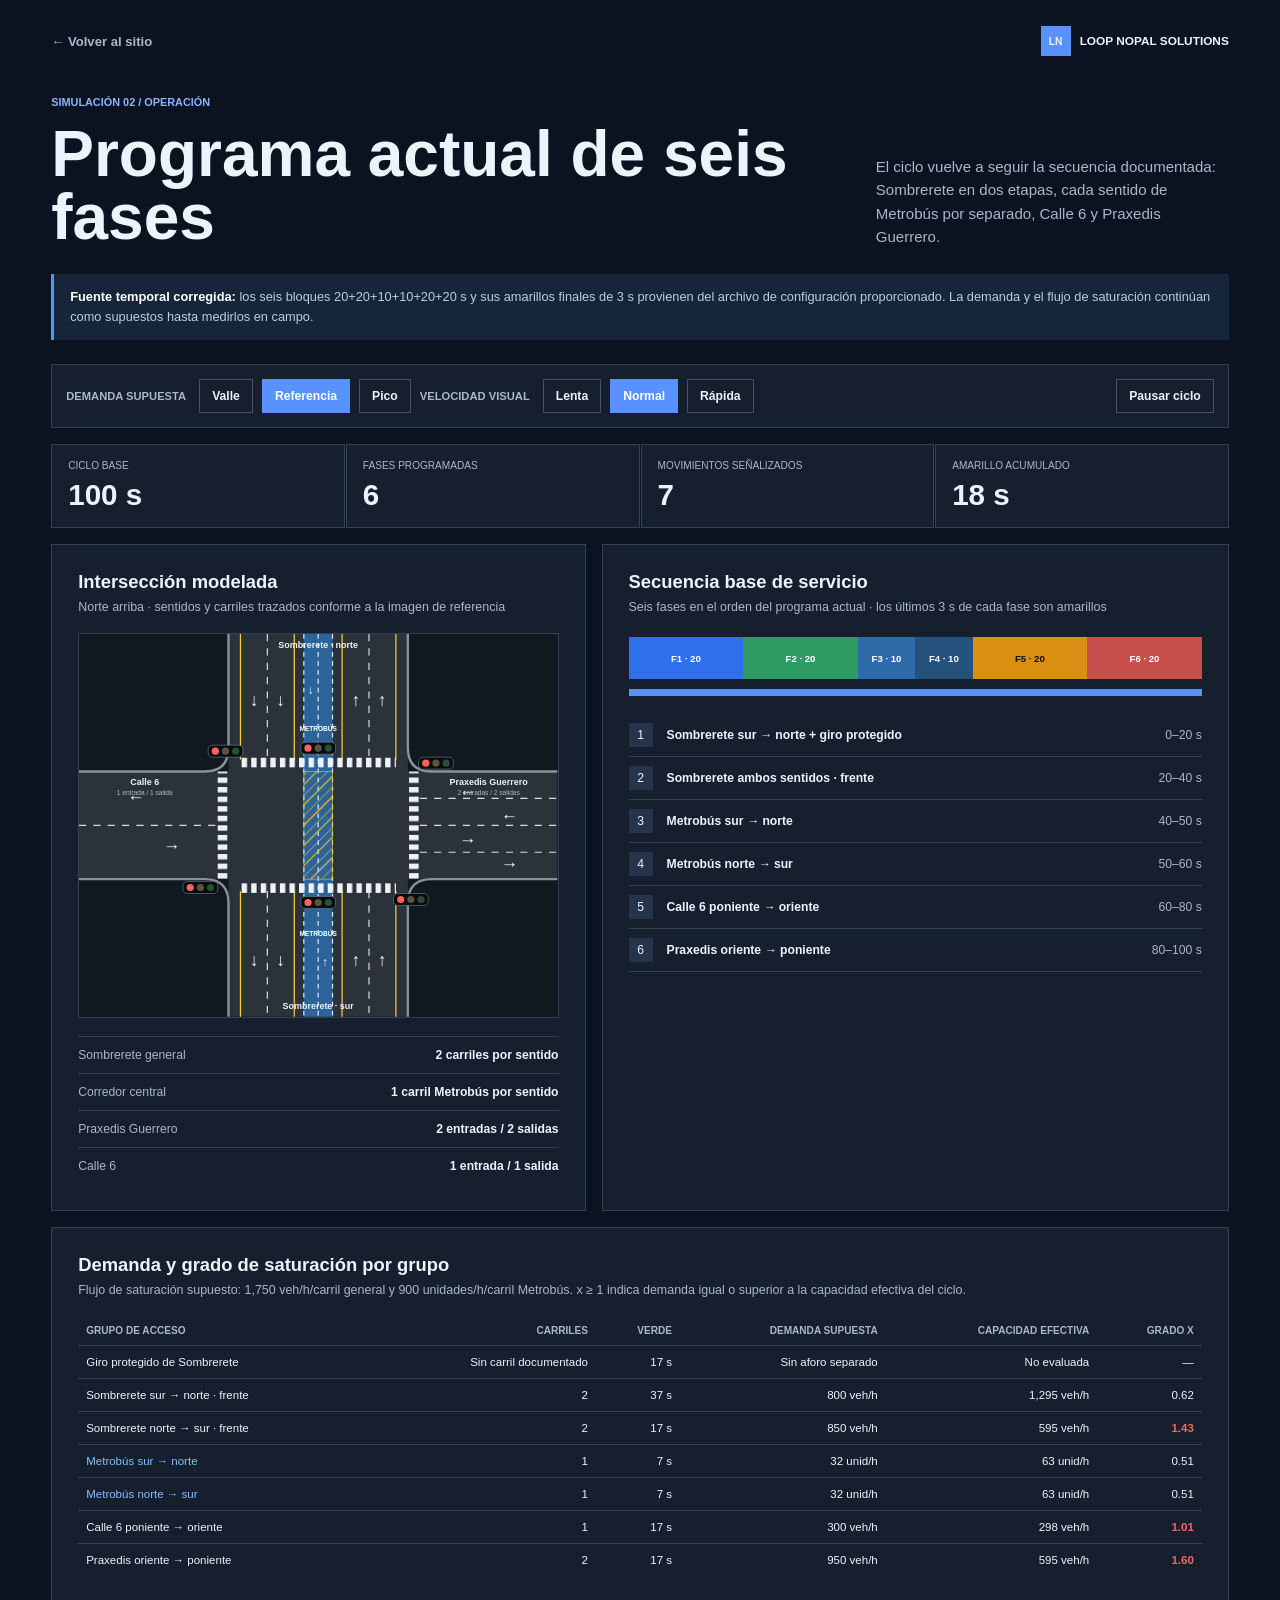
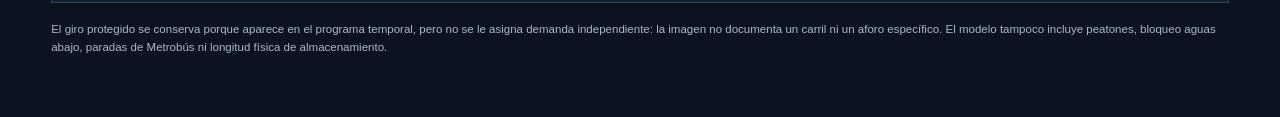
<file: Website/Site/simulaciones/v1.html>
<!doctype html>
<html lang="es-MX">
<head>
  <meta charset="utf-8">
  <meta name="viewport" content="width=device-width, initial-scale=1">
  <meta name="description" content="Ciclo semafórico y capacidad por acceso del cruce Sombrerete, Calle 6 y Praxedis Guerrero.">
  <title>Ciclo semafórico | Loop Nopal Solutions</title>
  <link rel="stylesheet" href="simulaciones.css">
</head>
<body>
  <input class="state-input" type="radio" name="speed" id="speed-slow">
  <input class="state-input" type="radio" name="speed" id="speed-normal" checked>
  <input class="state-input" type="radio" name="speed" id="speed-fast">
  <input class="state-input" type="radio" name="demand" id="demand-valley">
  <input class="state-input" type="radio" name="demand" id="demand-reference" checked>
  <input class="state-input" type="radio" name="demand" id="demand-peak">
  <input class="state-input" type="checkbox" id="pause">

  <main class="page-shell">
    <div class="topbar"><a class="back-link" href="../index.html#simulaciones">← Volver al sitio</a><div class="brand"><span class="brand-mark">LN</span> Loop Nopal Solutions</div></div>
    <header class="hero"><div><p class="kicker">Simulación 02 / Operación</p><h1>Programa actual de seis fases</h1></div><p class="hero-copy">El ciclo vuelve a seguir la secuencia documentada: Sombrerete en dos etapas, cada sentido de Metrobús por separado, Calle 6 y Praxedis Guerrero.</p></header>
    <p class="notice"><strong>Fuente temporal corregida:</strong> los seis bloques 20+20+10+10+20+20 s y sus amarillos finales de 3 s provienen del archivo de configuración proporcionado. La demanda y el flujo de saturación continúan como supuestos hasta medirlos en campo.</p>

    <section class="controls" aria-label="Controles visuales">
      <strong>Demanda supuesta</strong>
      <label class="control-label" for="demand-valley">Valle</label><label class="control-label" for="demand-reference">Referencia</label><label class="control-label" for="demand-peak">Pico</label>
      <strong>Velocidad visual</strong>
      <label class="control-label" for="speed-slow">Lenta</label><label class="control-label" for="speed-normal">Normal</label><label class="control-label" for="speed-fast">Rápida</label>
      <label class="control-label pause-label" for="pause"><span class="pause-when-running">Pausar ciclo</span><span class="play-when-paused">Reanudar ciclo</span></label>
    </section>

    <section class="facts" aria-label="Datos principales">
      <div class="fact"><small>Ciclo base</small><b>100 s</b></div>
      <div class="fact"><small>Fases programadas</small><b>6</b></div>
      <div class="fact"><small>Movimientos señalizados</small><b>7</b></div>
      <div class="fact"><small>Amarillo acumulado</small><b>18 s</b></div>
    </section>

    <section class="layout">
      <article class="panel">
        <h2>Intersección modelada</h2><p class="sub">Norte arriba · sentidos y carriles trazados conforme a la imagen de referencia</p>
        <svg class="intersection-map" viewBox="0 0 800 640" role="img" aria-label="Cruce con Sombrerete vertical, carriles centrales de Metrobus, Calle 6 al poniente y Praxedis Guerrero al oriente">
          <defs>
            <pattern id="crosswalkPattern" width="16" height="16" patternUnits="userSpaceOnUse"><rect width="9" height="16" fill="#eef2f5"/></pattern>
            <pattern id="crosswalkV" width="16" height="16" patternUnits="userSpaceOnUse"><rect width="16" height="9" fill="#eef2f5"/></pattern>
            <pattern id="boxPattern" width="24" height="24" patternUnits="userSpaceOnUse" patternTransform="rotate(45)"><line x1="0" y1="0" x2="0" y2="24" stroke="#e3c123" stroke-width="2"/><line x1="12" y1="0" x2="12" y2="24" stroke="#e3c123" stroke-width="2"/></pattern>
          </defs>
          <rect class="asphalt" x="250" width="300" height="640"/><rect class="asphalt" y="230" width="800" height="180"/>
          <path class="curb" d="M250 0V190Q250 230 210 230H0M550 0V190Q550 230 590 230H800M250 640V450Q250 410 210 410H0M550 640V450Q550 410 590 410H800"/>
          <rect class="bus-lane" x="376" y="0" width="48" height="640"/><path class="bus-edge" d="M376 0V640M424 0V640M400 0V640"/>
          <path class="median-line" d="M270 0V210M360 0V210M440 0V210M530 0V210M270 430V640M360 430V640M440 430V640M530 430V640"/>
          <path class="lane-line" d="M315 0V210M485 0V210M315 430V640M485 430V640M0 320H230M570 275H800M570 320H800M570 365H800"/>
          <rect class="crosswalk" x="270" y="207" width="260" height="16"/><rect class="crosswalk" x="270" y="417" width="260" height="16"/>
          <rect x="232" y="230" width="16" height="180" fill="url(#crosswalkV)"/><rect x="552" y="230" width="16" height="180" fill="url(#crosswalkV)"/>
          <rect class="box-grid" x="376" y="230" width="48" height="180"/>
          <text class="arrow" x="293" y="120">↓</text><text class="arrow" x="337" y="120">↓</text><text class="arrow" x="463" y="120">↑</text><text class="arrow" x="507" y="120">↑</text>
          <text class="arrow" x="293" y="555">↓</text><text class="arrow" x="337" y="555">↓</text><text class="arrow" x="463" y="555">↑</text><text class="arrow" x="507" y="555">↑</text>
          <text class="bus-arrow" x="388" y="100">↓</text><text class="bus-arrow" x="412" y="555">↑</text><text class="bus-label" x="400" y="162">METROBÚS</text><text class="bus-label" x="400" y="505">METROBÚS</text>
          <text class="arrow" x="95" y="283">←</text><text class="arrow" x="155" y="365">→</text><text class="arrow" x="650" y="275">←</text><text class="arrow" x="720" y="315">←</text><text class="arrow" x="650" y="355">→</text><text class="arrow" x="720" y="395">→</text>
          <text class="road-name" x="400" y="23">Sombrerete · norte</text><text class="road-name" x="400" y="628">Sombrerete · sur</text>
          <text class="road-name" x="110" y="252">Calle 6</text><text class="road-detail" x="110" y="269">1 entrada / 1 salida</text>
          <text class="road-name" x="685" y="252">Praxedis Guerrero</text><text class="road-detail" x="685" y="269">2 entradas / 2 salidas</text>
          <g class="signal-sb" transform="translate(216 186)"><rect class="signal-body" width="58" height="20" rx="7"/><circle class="lamp-red animated" cx="12" cy="10" r="6"/><circle class="lamp-yellow animated" cx="29" cy="10" r="6"/><circle class="lamp-green animated" cx="46" cy="10" r="6"/></g>
          <g class="signal-nb" transform="translate(526 434)"><rect class="signal-body" width="58" height="20" rx="7"/><circle class="lamp-red animated" cx="12" cy="10" r="6"/><circle class="lamp-yellow animated" cx="29" cy="10" r="6"/><circle class="lamp-green animated" cx="46" cy="10" r="6"/></g>
          <g class="signal-c6" transform="translate(174 414)"><rect class="signal-body" width="58" height="20" rx="7"/><circle class="lamp-red animated" cx="12" cy="10" r="6"/><circle class="lamp-yellow animated" cx="29" cy="10" r="6"/><circle class="lamp-green animated" cx="46" cy="10" r="6"/></g>
          <g class="signal-prax" transform="translate(568 206)"><rect class="signal-body" width="58" height="20" rx="7"/><circle class="lamp-red animated" cx="12" cy="10" r="6"/><circle class="lamp-yellow animated" cx="29" cy="10" r="6"/><circle class="lamp-green animated" cx="46" cy="10" r="6"/></g>
          <g class="signal-bus-sb" transform="translate(371 181)"><rect class="signal-body" width="58" height="20" rx="7"/><circle class="lamp-red animated" cx="12" cy="10" r="6"/><circle class="lamp-yellow animated" cx="29" cy="10" r="6"/><circle class="lamp-green animated" cx="46" cy="10" r="6"/></g>
          <g class="signal-bus-nb" transform="translate(371 439)"><rect class="signal-body" width="58" height="20" rx="7"/><circle class="lamp-red animated" cx="12" cy="10" r="6"/><circle class="lamp-yellow animated" cx="29" cy="10" r="6"/><circle class="lamp-green animated" cx="46" cy="10" r="6"/></g>
        </svg>
        <div class="geometry-list"><div class="geometry-row"><span>Sombrerete general</span><b>2 carriles por sentido</b></div><div class="geometry-row"><span>Corredor central</span><b>1 carril Metrobús por sentido</b></div><div class="geometry-row"><span>Praxedis Guerrero</span><b>2 entradas / 2 salidas</b></div><div class="geometry-row"><span>Calle 6</span><b>1 entrada / 1 salida</b></div></div>
      </article>

      <article class="panel">
        <h2>Secuencia base de servicio</h2><p class="sub">Seis fases en el orden del programa actual · los últimos 3 s de cada fase son amarillos</p>
        <div class="timeline phase-timeline" aria-label="Línea de tiempo de seis fases"><span class="phase-f1 f20">F1 · 20</span><span class="phase-f2 f20">F2 · 20</span><span class="phase-f3 f10">F3 · 10</span><span class="phase-f4 f10">F4 · 10</span><span class="phase-f5 f20">F5 · 20</span><span class="phase-f6 f20">F6 · 20</span></div>
        <div class="cycle-progress"><i class="animated"></i></div>
        <div class="phase-list">
          <div class="phase-row"><span>1</span><b>Sombrerete sur → norte + giro protegido</b><time>0–20 s</time></div>
          <div class="phase-row"><span>2</span><b>Sombrerete ambos sentidos · frente</b><time>20–40 s</time></div>
          <div class="phase-row"><span>3</span><b>Metrobús sur → norte</b><time>40–50 s</time></div>
          <div class="phase-row"><span>4</span><b>Metrobús norte → sur</b><time>50–60 s</time></div>
          <div class="phase-row"><span>5</span><b>Calle 6 poniente → oriente</b><time>60–80 s</time></div>
          <div class="phase-row"><span>6</span><b>Praxedis oriente → poniente</b><time>80–100 s</time></div>
        </div>
      </article>

      <article class="panel wide">
        <h2>Demanda y grado de saturación por grupo</h2><p class="sub">Flujo de saturación supuesto: 1,750 veh/h/carril general y 900 unidades/h/carril Metrobús. x ≥ 1 indica demanda igual o superior a la capacidad efectiva del ciclo.</p>
        <div class="table-wrap"><table class="data-table"><thead><tr><th>Grupo de acceso</th><th>Carriles</th><th>Verde</th><th>Demanda supuesta</th><th>Capacidad efectiva</th><th>Grado x</th></tr></thead><tbody>
          <tr><td>Giro protegido de Sombrerete</td><td>Sin carril documentado</td><td>17 s</td><td>Sin aforo separado</td><td>No evaluada</td><td>—</td></tr>
          <tr><td>Sombrerete sur → norte · frente</td><td>2</td><td>37 s</td><td><span class="scenario-value scenario-valley">450</span><span class="scenario-value scenario-reference">800</span><span class="scenario-value scenario-peak">1,150</span> veh/h</td><td>1,295 veh/h</td><td><span class="scenario-value scenario-valley">0.35</span><span class="scenario-value scenario-reference">0.62</span><span class="scenario-value scenario-peak caution">0.89</span></td></tr>
          <tr><td>Sombrerete norte → sur · frente</td><td>2</td><td>17 s</td><td><span class="scenario-value scenario-valley">500</span><span class="scenario-value scenario-reference">850</span><span class="scenario-value scenario-peak">1,250</span> veh/h</td><td>595 veh/h</td><td><span class="scenario-value scenario-valley caution">0.84</span><span class="scenario-value scenario-reference warning">1.43</span><span class="scenario-value scenario-peak warning">2.10</span></td></tr>
          <tr class="bus-row"><td>Metrobús sur → norte</td><td>1</td><td>7 s</td><td><span class="scenario-value scenario-valley">20</span><span class="scenario-value scenario-reference">32</span><span class="scenario-value scenario-peak">48</span> unid/h</td><td>63 unid/h</td><td><span class="scenario-value scenario-valley">0.32</span><span class="scenario-value scenario-reference">0.51</span><span class="scenario-value scenario-peak caution">0.76</span></td></tr>
          <tr class="bus-row"><td>Metrobús norte → sur</td><td>1</td><td>7 s</td><td><span class="scenario-value scenario-valley">20</span><span class="scenario-value scenario-reference">32</span><span class="scenario-value scenario-peak">48</span> unid/h</td><td>63 unid/h</td><td><span class="scenario-value scenario-valley">0.32</span><span class="scenario-value scenario-reference">0.51</span><span class="scenario-value scenario-peak caution">0.76</span></td></tr>
          <tr><td>Calle 6 poniente → oriente</td><td>1</td><td>17 s</td><td><span class="scenario-value scenario-valley">180</span><span class="scenario-value scenario-reference">300</span><span class="scenario-value scenario-peak">420</span> veh/h</td><td>298 veh/h</td><td><span class="scenario-value scenario-valley">0.61</span><span class="scenario-value scenario-reference warning">1.01</span><span class="scenario-value scenario-peak warning">1.41</span></td></tr>
          <tr><td>Praxedis oriente → poniente</td><td>2</td><td>17 s</td><td><span class="scenario-value scenario-valley">650</span><span class="scenario-value scenario-reference">950</span><span class="scenario-value scenario-peak">1,350</span> veh/h</td><td>595 veh/h</td><td><span class="scenario-value scenario-valley warning">1.09</span><span class="scenario-value scenario-reference warning">1.60</span><span class="scenario-value scenario-peak warning">2.27</span></td></tr>
        </tbody></table></div>
      </article>
    </section>
    <p class="data-note">El giro protegido se conserva porque aparece en el programa temporal, pero no se le asigna demanda independiente: la imagen no documenta un carril ni un aforo específico. El modelo tampoco incluye peatones, bloqueo aguas abajo, paradas de Metrobús ni longitud física de almacenamiento.</p>
  </main>
</body>
</html>
</file>
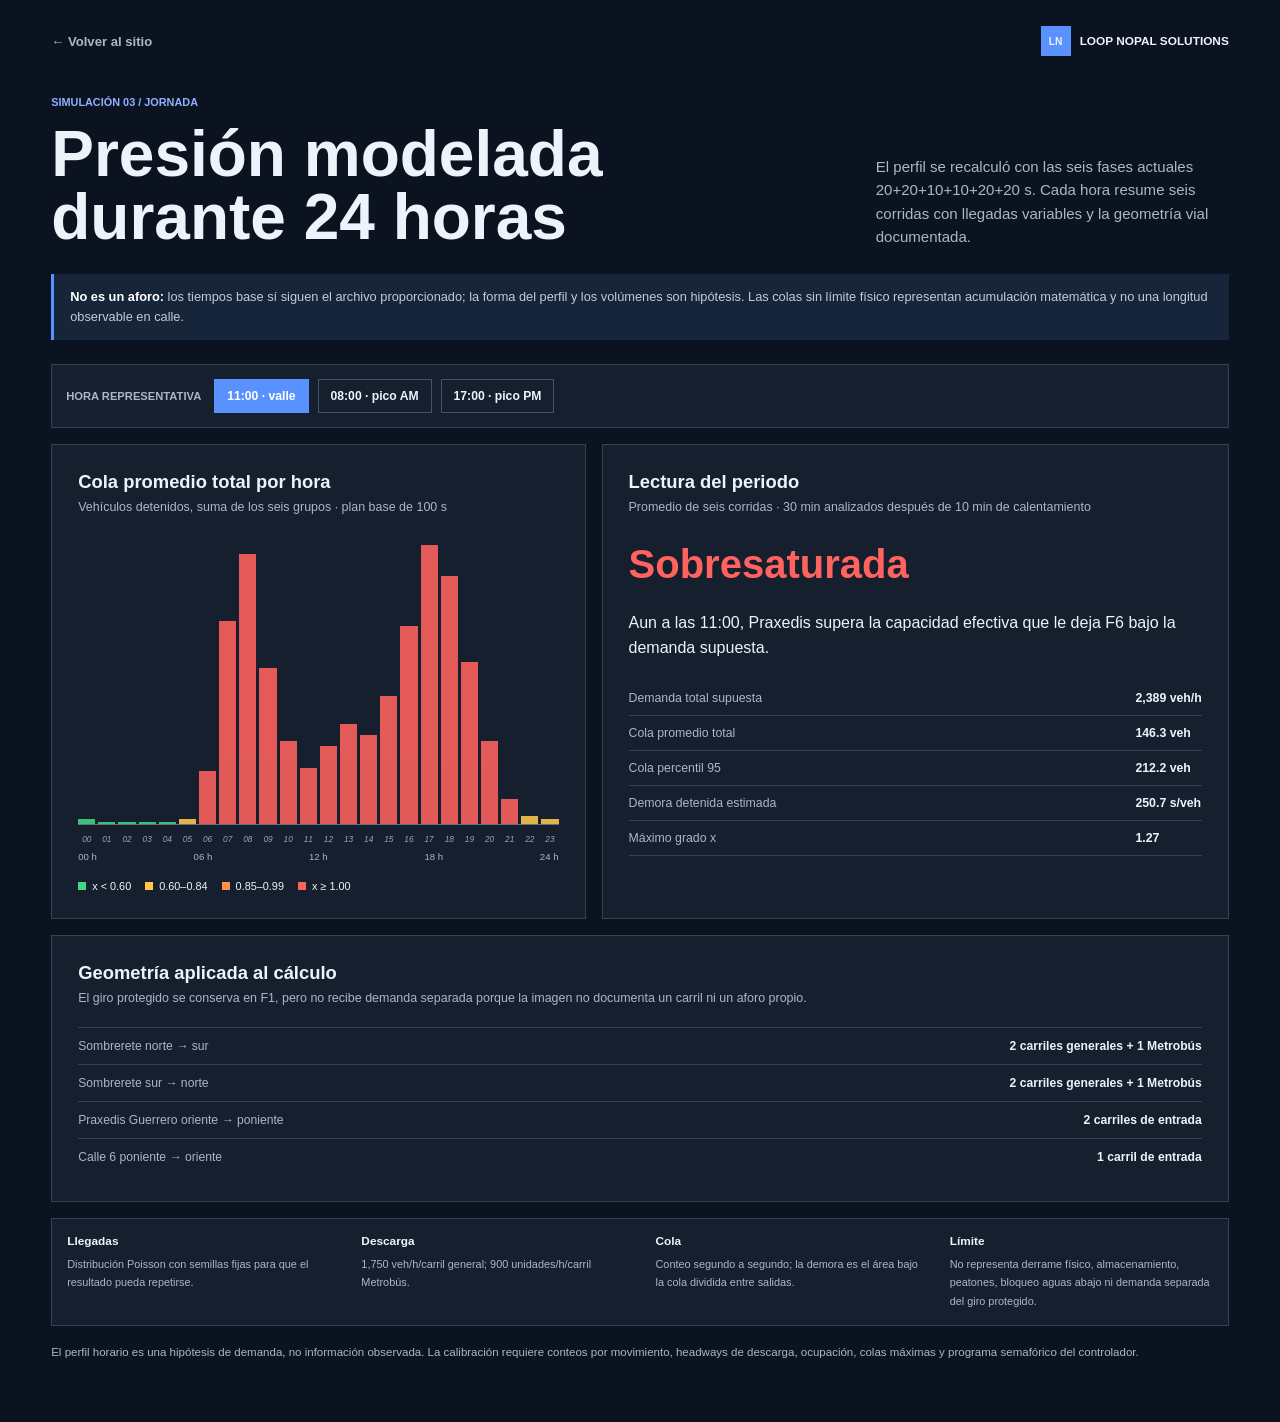
<file: Website/Site/simulaciones/v2.html>
<!doctype html>
<html lang="es-MX">
<head>
  <meta charset="utf-8">
  <meta name="viewport" content="width=device-width, initial-scale=1">
  <meta name="description" content="Perfil de congestión calculado durante 24 horas para el cruce Sombrerete, Calle 6 y Praxedis Guerrero.">
  <title>Congestión en 24 horas | Loop Nopal Solutions</title>
  <link rel="stylesheet" href="simulaciones.css">
</head>
<body>
  <input class="state-input" type="radio" name="period" id="period-valley" checked>
  <input class="state-input" type="radio" name="period" id="period-am">
  <input class="state-input" type="radio" name="period" id="period-pm">

  <main class="page-shell">
    <div class="topbar"><a class="back-link" href="../index.html#simulaciones">← Volver al sitio</a><div class="brand"><span class="brand-mark">LN</span> Loop Nopal Solutions</div></div>
    <header class="hero"><div><p class="kicker">Simulación 03 / Jornada</p><h1>Presión modelada durante 24 horas</h1></div><p class="hero-copy">El perfil se recalculó con las seis fases actuales 20+20+10+10+20+20 s. Cada hora resume seis corridas con llegadas variables y la geometría vial documentada.</p></header>
    <p class="notice"><strong>No es un aforo:</strong> los tiempos base sí siguen el archivo proporcionado; la forma del perfil y los volúmenes son hipótesis. Las colas sin límite físico representan acumulación matemática y no una longitud observable en calle.</p>

    <section class="controls" aria-label="Seleccionar hora de análisis">
      <strong>Hora representativa</strong>
      <label class="control-label" for="period-valley">11:00 · valle</label><label class="control-label" for="period-am">08:00 · pico AM</label><label class="control-label" for="period-pm">17:00 · pico PM</label>
    </section>

    <section class="layout">
      <article class="panel">
        <h2>Cola promedio total por hora</h2><p class="sub">Vehículos detenidos, suma de los seis grupos · plan base de 100 s</p>
        <div class="bars" aria-label="Gráfica de cola promedio total por hora">
          <i class="bar" style="--h:2%" data-hour="00" aria-label="00:00, 9.4 vehículos"></i><i class="bar" style="--h:1%" data-hour="01" aria-label="01:00, 6.8 vehículos"></i><i class="bar" style="--h:1%" data-hour="02" aria-label="02:00, 5.3 vehículos"></i><i class="bar" style="--h:1%" data-hour="03" aria-label="03:00, 4.4 vehículos"></i>
          <i class="bar" style="--h:1%" data-hour="04" aria-label="04:00, 5.6 vehículos"></i><i class="bar medium" style="--h:2%" data-hour="05" aria-label="05:00, 11.8 vehículos"></i><i class="bar saturated" style="--h:19%" data-hour="06" aria-label="06:00, 133.0 vehículos"></i><i class="bar saturated" style="--h:73%" data-hour="07" aria-label="07:00, 526.5 vehículos"></i>
          <i class="bar saturated" style="--h:97%" data-hour="08" aria-label="08:00, 695.0 vehículos"></i><i class="bar saturated" style="--h:56%" data-hour="09" aria-label="09:00, 403.9 vehículos"></i><i class="bar saturated" style="--h:30%" data-hour="10" aria-label="10:00, 216.9 vehículos"></i><i class="bar saturated" style="--h:20%" data-hour="11" aria-label="11:00, 146.3 vehículos"></i>
          <i class="bar saturated" style="--h:28%" data-hour="12" aria-label="12:00, 204.0 vehículos"></i><i class="bar saturated" style="--h:36%" data-hour="13" aria-label="13:00, 257.9 vehículos"></i><i class="bar saturated" style="--h:32%" data-hour="14" aria-label="14:00, 230.8 vehículos"></i><i class="bar saturated" style="--h:46%" data-hour="15" aria-label="15:00, 328.3 vehículos"></i>
          <i class="bar saturated" style="--h:71%" data-hour="16" aria-label="16:00, 512.3 vehículos"></i><i class="bar saturated" style="--h:100%" data-hour="17" aria-label="17:00, 718.7 vehículos"></i><i class="bar saturated" style="--h:89%" data-hour="18" aria-label="18:00, 636.3 vehículos"></i><i class="bar saturated" style="--h:58%" data-hour="19" aria-label="19:00, 418.4 vehículos"></i>
          <i class="bar saturated" style="--h:30%" data-hour="20" aria-label="20:00, 216.9 vehículos"></i><i class="bar saturated" style="--h:9%" data-hour="21" aria-label="21:00, 65.0 vehículos"></i><i class="bar medium" style="--h:3%" data-hour="22" aria-label="22:00, 17.8 vehículos"></i><i class="bar medium" style="--h:2%" data-hour="23" aria-label="23:00, 12.2 vehículos"></i>
        </div>
        <div class="chart-scale"><span>00 h</span><span>06 h</span><span>12 h</span><span>18 h</span><span>24 h</span></div>
        <div class="legend"><span style="--c:var(--green)">x &lt; 0.60</span><span style="--c:var(--yellow)">0.60–0.84</span><span style="--c:var(--orange)">0.85–0.99</span><span style="--c:var(--red)">x ≥ 1.00</span></div>
      </article>

      <aside class="panel">
        <h2>Lectura del periodo</h2><p class="sub">Promedio de seis corridas · 30 min analizados después de 10 min de calentamiento</p>
        <div class="period-card period-valley"><p class="level">Sobresaturada</p><p>Aun a las 11:00, Praxedis supera la capacidad efectiva que le deja F6 bajo la demanda supuesta.</p><dl><dt>Demanda total supuesta</dt><dd>2,389 veh/h</dd><dt>Cola promedio total</dt><dd>146.3 veh</dd><dt>Cola percentil 95</dt><dd>212.2 veh</dd><dt>Demora detenida estimada</dt><dd>250.7 s/veh</dd><dt>Máximo grado x</dt><dd>1.27</dd></dl></div>
        <div class="period-card period-am"><p class="level">Sobresaturada</p><p>El acceso crítico recibe más del doble de su capacidad efectiva y la cola no se disipa dentro del ciclo.</p><dl><dt>Demanda total supuesta</dt><dd>4,266 veh/h</dd><dt>Cola promedio total</dt><dd>695.0 veh</dd><dt>Cola percentil 95</dt><dd>1,055.8 veh</dd><dt>Demora detenida estimada</dt><dd>938.2 s/veh</dd><dt>Máximo grado x</dt><dd>2.27</dd></dl></div>
        <div class="period-card period-pm"><p class="level">Sobresaturada</p><p>El máximo vespertino rebasa todavía más la capacidad modelada del programa actual.</p><dl><dt>Demanda total supuesta</dt><dd>4,351 veh/h</dd><dt>Cola promedio total</dt><dd>718.7 veh</dd><dt>Cola percentil 95</dt><dd>1,097.2 veh</dd><dt>Demora detenida estimada</dt><dd>965.8 s/veh</dd><dt>Máximo grado x</dt><dd>2.31</dd></dl></div>
      </aside>

      <article class="panel wide">
        <h2>Geometría aplicada al cálculo</h2><p class="sub">El giro protegido se conserva en F1, pero no recibe demanda separada porque la imagen no documenta un carril ni un aforo propio.</p>
        <div class="geometry-list"><div class="geometry-row"><span>Sombrerete norte → sur</span><b>2 carriles generales + 1 Metrobús</b></div><div class="geometry-row"><span>Sombrerete sur → norte</span><b>2 carriles generales + 1 Metrobús</b></div><div class="geometry-row"><span>Praxedis Guerrero oriente → poniente</span><b>2 carriles de entrada</b></div><div class="geometry-row"><span>Calle 6 poniente → oriente</span><b>1 carril de entrada</b></div></div>
      </article>
    </section>

    <section class="method" aria-label="Método de cálculo"><div><b>Llegadas</b><span>Distribución Poisson con semillas fijas para que el resultado pueda repetirse.</span></div><div><b>Descarga</b><span>1,750 veh/h/carril general; 900 unidades/h/carril Metrobús.</span></div><div><b>Cola</b><span>Conteo segundo a segundo; la demora es el área bajo la cola dividida entre salidas.</span></div><div><b>Límite</b><span>No representa derrame físico, almacenamiento, peatones, bloqueo aguas abajo ni demanda separada del giro protegido.</span></div></section>
    <p class="data-note">El perfil horario es una hipótesis de demanda, no información observada. La calibración requiere conteos por movimiento, headways de descarga, ocupación, colas máximas y programa semafórico del controlador.</p>
  </main>
</body>
</html>
</file>
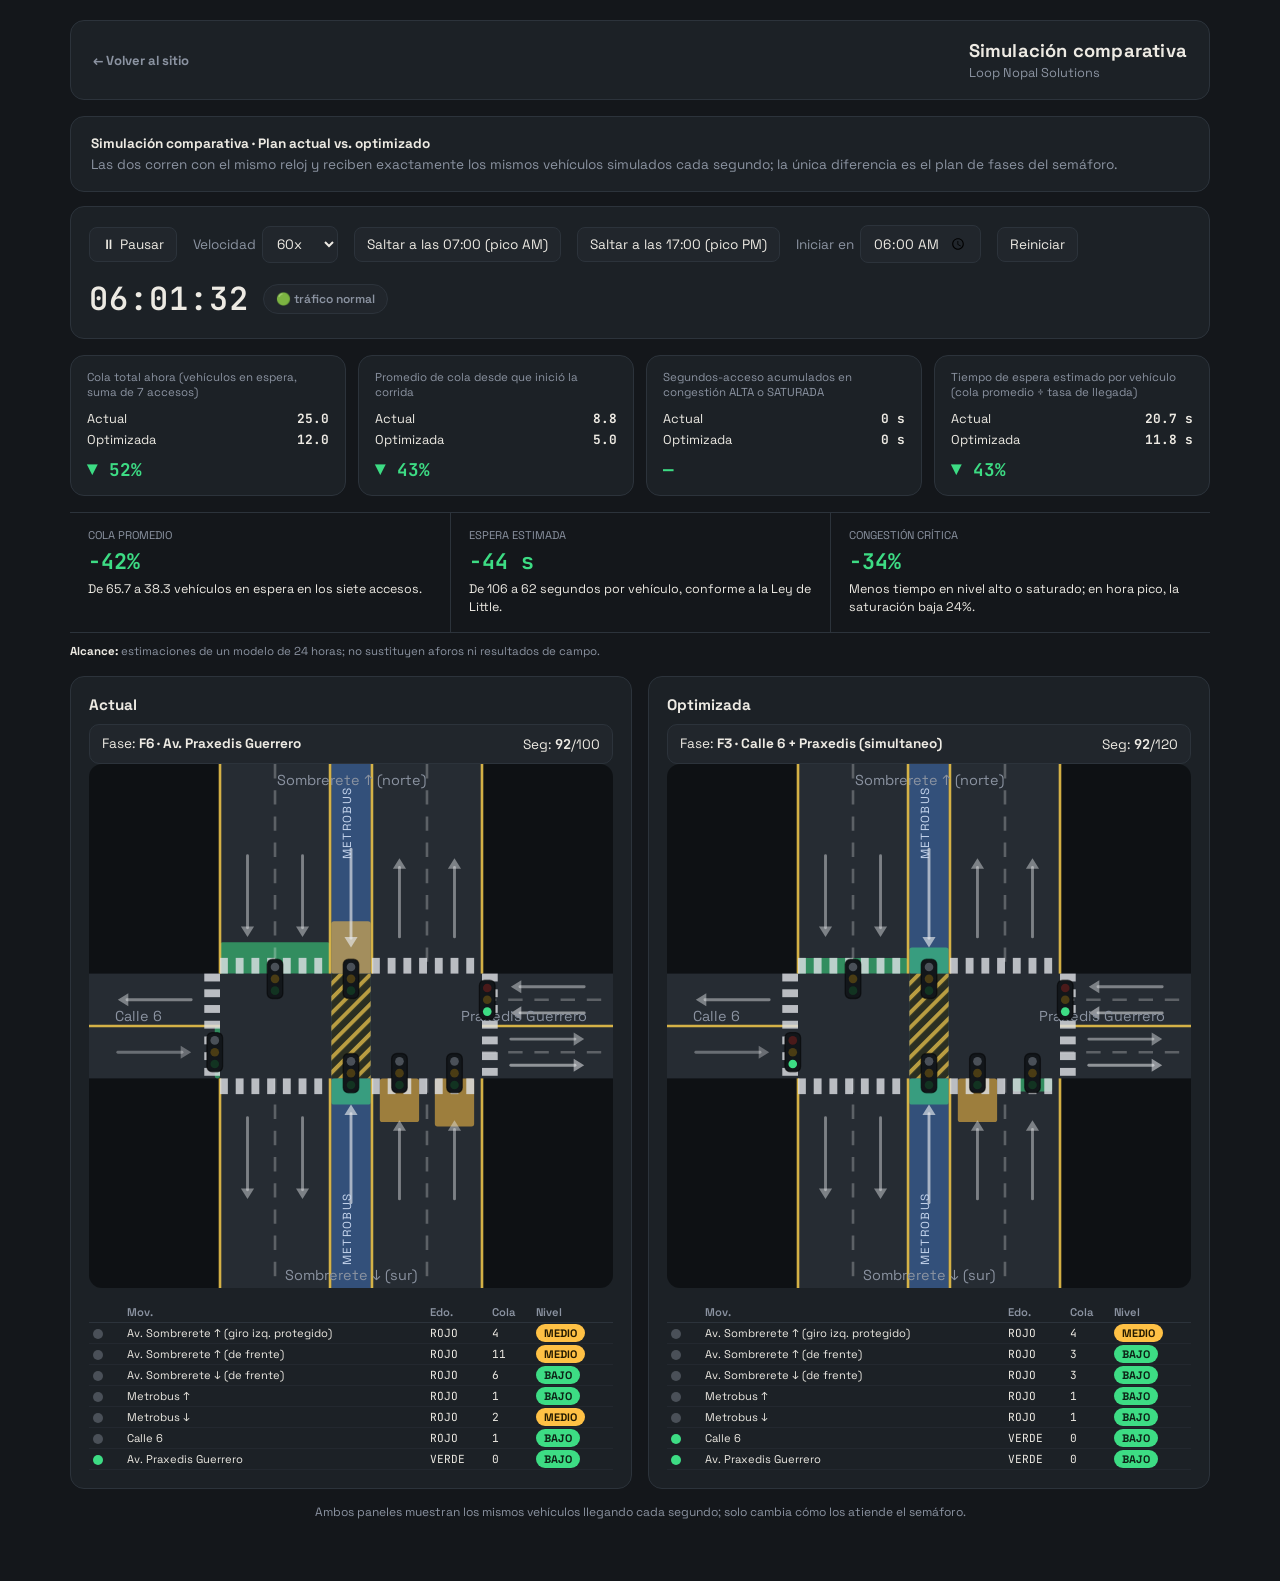
<file: Website/Site/simulaciones/v4.html>
<!DOCTYPE html>
<html lang="es">
<head>
<meta charset="UTF-8">
<meta name="viewport" content="width=device-width, initial-scale=1.0">
<title>Simulación comparativa | Cruce Sombrerete</title>
<link rel="preconnect" href="https://fonts.googleapis.com">
<link rel="preconnect" href="https://fonts.gstatic.com" crossorigin>
<link href="https://fonts.googleapis.com/css2?family=Space+Grotesk:wght@400;500;600;700&family=JetBrains+Mono:wght@400;500;600;700&display=swap" rel="stylesheet">
<style>

  :root{
    --bg: #14171b;
    --panel: #1c2126;
    --panel-2: #21262c;
    --border: #2c333b;
    --text: #edeae3;
    --muted: #8b93a1;
    --verde: #3ddc84;
    --amarillo: #ffc145;
    --rojo: #ff5a5f;
    --naranja: #ff8a3d;
    --azul-bus: #4ea1ff;
    --pico-glow: #ff8a3d;
  }
  *{ box-sizing:border-box; }
  html,body{
    margin:0; padding:0; background:var(--bg); color:var(--text);
    font-family:'Space Grotesk', system-ui, sans-serif;
    -webkit-font-smoothing:antialiased;
  }
  .mono{ font-family:'JetBrains Mono', ui-monospace, Menlo, Consolas, monospace; }

  .app{ max-width:1180px; margin:0 auto; padding:20px 20px 60px; }

  /* ---------- top bar ---------- */
  .topbar{
    display:flex; flex-wrap:wrap; gap:16px; align-items:center; justify-content:space-between;
    padding:18px 22px; background:var(--panel); border:1px solid var(--border);
    border-radius:14px; margin-bottom:16px;
  }
  .titulo{ display:flex; flex-direction:column; gap:2px; }
  .titulo h1{ margin:0; font-size:1.15rem; font-weight:700; letter-spacing:.2px; }
  .titulo span{ color:var(--muted); font-size:.8rem; }
  .back-link{ color:var(--muted); font-size:.82rem; font-weight:700; text-decoration:none; }
  .back-link:hover, .back-link:focus-visible{ color:var(--text); text-decoration:underline; text-underline-offset:4px; }
  .reloj-wrap{ display:flex; align-items:center; gap:14px; }
  .reloj{ font-size:2rem; font-weight:600; letter-spacing:1px; }
  .badge{
    padding:6px 12px; border-radius:999px; font-size:.75rem; font-weight:600;
    border:1px solid var(--border); color:var(--muted); background:var(--panel-2);
    white-space:nowrap;
  }
  .badge.pico{
    color:#1a1200; background:var(--pico-glow); border-color:var(--pico-glow);
    animation: pulso 1.6s ease-in-out infinite;
  }
  @media (prefers-reduced-motion: reduce){ .badge.pico{ animation:none; } }
  @keyframes pulso{ 0%,100%{ opacity:1; } 50%{ opacity:.55; } }

  /* ---------- controls ---------- */
  .controles{
    display:flex; flex-wrap:wrap; gap:10px 16px; align-items:center;
    padding:14px 18px; background:var(--panel); border:1px solid var(--border);
    border-radius:14px; margin-bottom:16px; font-size:.85rem;
  }
  .controles label{ color:var(--muted); display:flex; align-items:center; gap:6px; }
  button, input[type=time]{
    font-family:inherit; font-size:.85rem; color:var(--text);
    background:var(--panel-2); border:1px solid var(--border); border-radius:8px;
    padding:8px 12px; cursor:pointer;
  }
  button:hover{ border-color:var(--muted); }
  button:focus-visible, input:focus-visible, select:focus-visible{
    outline:2px solid var(--azul-bus); outline-offset:2px;
  }
  button.activo{ border-color:var(--verde); color:var(--verde); }
  select{
    font-family:inherit; font-size:.85rem; color:var(--text);
    background:var(--panel-2); border:1px solid var(--border); border-radius:8px; padding:8px 10px;
  }
  .separador{ width:1px; align-self:stretch; background:var(--border); margin:0 2px; }

  /* ---------- grid principal ---------- */
  .grid{ display:grid; grid-template-columns: 1.05fr 1.3fr; gap:16px; }
  @media (max-width: 880px){ .grid{ grid-template-columns:1fr; } }

  .panel{
    background:var(--panel); border:1px solid var(--border); border-radius:14px;
    padding:18px; overflow:hidden;
  }
  .panel h2{ margin:0 0 4px; font-size:.95rem; }
  .panel .sub{ margin:0 0 14px; color:var(--muted); font-size:.78rem; }

  /* ---------- esquema del cruce ---------- */
  .cruce-svg{ width:100%; height:auto; display:block; }
  .fase-actual{
    margin-top:10px; padding:10px 12px; border-radius:10px; background:var(--panel-2);
    border:1px solid var(--border); font-size:.85rem; display:flex; justify-content:space-between; gap:10px; flex-wrap:wrap;
  }
  .fase-actual b{ color:var(--text); }

  table.movs{ width:100%; border-collapse:collapse; margin-top:14px; font-size:.78rem; }
  table.movs th{ text-align:left; color:var(--muted); font-weight:600; padding:4px 6px; border-bottom:1px solid var(--border); }
  table.movs td{ padding:6px 6px; border-bottom:1px solid #23282f; vertical-align:middle; }
  .luz-dot{ width:10px; height:10px; border-radius:50%; display:inline-block; margin-right:6px; vertical-align:middle; }
  .nivel{ padding:2px 8px; border-radius:999px; font-size:.68rem; font-weight:700; }

  /* ---------- gráfica ---------- */
  #v3_chartCanvas{ width:100%; height:auto; display:block; border-radius:10px; }
  .leyenda-chart{ display:flex; flex-wrap:wrap; gap:10px 16px; margin-top:10px; font-size:.75rem; color:var(--muted); }
  .leyenda-chart span{ display:inline-flex; align-items:center; gap:6px; }
  .swatch{ width:18px; height:0; border-top-width:3px; border-top-style:solid; display:inline-block; }
  .swatch.pico{ width:12px; height:12px; border-radius:3px; border:none; background:var(--pico-glow); opacity:.35; }

  footer.nota{
    margin-top:16px; color:var(--muted); font-size:.75rem; text-align:center; line-height:1.5;
  }
  /* ---------- shell / tabs ---------- */
  .sb-intro{
    background:var(--panel); border:1px solid var(--border); border-radius:14px;
    padding:16px 20px; margin-bottom:14px; font-size:.85rem; color:var(--muted); line-height:1.55;
  }
  .sb-intro b{ color:var(--text); }
  .sb-tabs{ display:flex; flex-wrap:wrap; gap:8px; margin-bottom:16px; }
  .sb-tab-btn{
    font-family:'Space Grotesk', sans-serif; font-size:.82rem; font-weight:600; color:var(--muted);
    background:var(--panel-2); border:1px solid var(--border); border-radius:10px;
    padding:10px 16px; cursor:pointer;
  }
  .sb-tab-btn:hover{ border-color:var(--muted); color:var(--text); }
  .sb-tab-btn.activo{ border-color:var(--verde); color:var(--verde); background:var(--panel); }
  .sb-panel{ display:none; }
  .sb-panel.activo{ display:block; }
  .sb-term-controles{
    display:flex; flex-wrap:wrap; gap:10px 16px; align-items:center; margin-bottom:14px; font-size:.85rem;
  }
  .sb-term-controles label{ color:var(--muted); display:flex; align-items:center; gap:6px; }

  /* ---------- V4 comparativa ---------- */
  .sb-scoreboard{ display:grid; grid-template-columns:repeat(4,1fr); gap:12px; margin-bottom:16px; }
  @media (max-width:1100px){ .sb-scoreboard{ grid-template-columns:repeat(2,1fr); } }
  @media (max-width:560px){ .sb-scoreboard{ grid-template-columns:1fr; } }
  .sb-stat-card{
    background:var(--panel); border:1px solid var(--border); border-radius:14px; padding:14px 16px;
  }
  .sb-stat-title{ font-size:.72rem; color:var(--muted); margin-bottom:8px; line-height:1.3; min-height:2.4em; }
  .sb-stat-row{ display:flex; justify-content:space-between; font-size:.8rem; padding:2px 0; }
  .sb-stat-row b{ font-family:'JetBrains Mono', monospace; }
  .sb-stat-delta{ margin-top:8px; font-size:1.1rem; font-weight:700; font-family:'JetBrains Mono', monospace; }
  .sb-stat-delta.mejor{ color:var(--verde); }
  .sb-stat-delta.peor{ color:var(--rojo); }

  .sb-findings{
    display:grid; grid-template-columns:repeat(3,minmax(0,1fr)); gap:0;
    margin:2px 0 10px; border-top:1px solid var(--border); border-bottom:1px solid var(--border);
  }
  .sb-finding{ min-width:0; padding:15px 18px; }
  .sb-finding + .sb-finding{ border-left:1px solid var(--border); }
  .sb-finding span{ display:block; color:var(--muted); font-size:.7rem; text-transform:uppercase; margin-bottom:5px; }
  .sb-finding strong{ display:block; color:var(--verde); font-family:'JetBrains Mono',monospace; font-size:1.35rem; }
  .sb-finding p{ margin:5px 0 0; color:var(--text); font-size:.78rem; line-height:1.45; }
  .sb-model-note{ margin:0 0 16px; color:var(--muted); font-size:.72rem; line-height:1.5; }
  .sb-model-note b{ color:var(--text); }
  @media (max-width:700px){
    .sb-findings{ grid-template-columns:1fr; }
    .sb-finding + .sb-finding{ border-left:0; border-top:1px solid var(--border); }
  }

  .sb-vs-grid{ display:grid; grid-template-columns:1fr 1fr; gap:16px; }
  @media (max-width:880px){ .sb-vs-grid{ grid-template-columns:1fr; } }
  .sb-vs-grid .panel h2{ display:flex; align-items:center; gap:8px; }

  table.movs.sb-tabla-compacta{ font-size:.7rem; }
  table.movs.sb-tabla-compacta td, table.movs.sb-tabla-compacta th{ padding:3px 4px; }

  .sb-nota{ margin-top:14px; color:var(--muted); font-size:.75rem; text-align:center; line-height:1.5; }

</style>
</head>
<body>
<div class="app">

  <div class="topbar">
    <a class="back-link" href="../index.html#simulaciones">← Volver al sitio</a>
    <div class="titulo"><h1>Simulación comparativa</h1><span>Loop Nopal Solutions</span></div>
  </div>

  <div class="sb-intro"><b>Simulación comparativa &middot; Plan actual vs. optimizado</b><br>Las dos corren con el mismo reloj y reciben exactamente los mismos vehículos simulados cada segundo; la única diferencia es el plan de fases del semáforo.</div>

  <div class="panel" style="margin-bottom:16px;">
    <div class="sb-term-controles">
      <button id="v4_btnPlay">⏸ Pausar</button>
      <label>Velocidad
        <select id="v4_velocidad">
          <option value="1">1x</option><option value="10">10x</option>
          <option value="60" selected>60x</option><option value="300">300x</option><option value="900">900x</option>
        </select>
      </label>
      <button id="v4_btnPico1">Saltar a las 07:00 (pico AM)</button>
      <button id="v4_btnPico2">Saltar a las 17:00 (pico PM)</button>
      <label>Iniciar en <input type="time" id="v4_horaInicio" value="06:00"></label>
      <button id="v4_btnReiniciar">Reiniciar</button>
    </div>
    <div class="reloj-wrap">
      <div class="reloj mono" id="v4_reloj">06:00:00</div>
      <div class="badge" id="v4_badgePico">tráfico normal</div>
    </div>
  </div>

  <div class="sb-scoreboard">
    <div class="sb-stat-card">
      <div class="sb-stat-title">Cola total ahora (vehículos en espera, suma de 7 accesos)</div>
      <div class="sb-stat-row"><span>Actual</span><b id="v4_sb1_actual">0</b></div>
      <div class="sb-stat-row"><span>Optimizada</span><b id="v4_sb1_opt">0</b></div>
      <div class="sb-stat-delta" id="v4_sb1_delta">—</div>
    </div>
    <div class="sb-stat-card">
      <div class="sb-stat-title">Promedio de cola desde que inició la corrida</div>
      <div class="sb-stat-row"><span>Actual</span><b id="v4_sb2_actual">0</b></div>
      <div class="sb-stat-row"><span>Optimizada</span><b id="v4_sb2_opt">0</b></div>
      <div class="sb-stat-delta" id="v4_sb2_delta">—</div>
    </div>
    <div class="sb-stat-card">
      <div class="sb-stat-title">Segundos-acceso acumulados en congestión ALTA o SATURADA</div>
      <div class="sb-stat-row"><span>Actual</span><b id="v4_sb3_actual">0 s</b></div>
      <div class="sb-stat-row"><span>Optimizada</span><b id="v4_sb3_opt">0 s</b></div>
      <div class="sb-stat-delta" id="v4_sb3_delta">—</div>
    </div>
    <div class="sb-stat-card">
      <div class="sb-stat-title">Tiempo de espera estimado por vehículo (cola promedio &divide; tasa de llegada)</div>
      <div class="sb-stat-row"><span>Actual</span><b id="v4_sb4_actual">0.0 s</b></div>
      <div class="sb-stat-row"><span>Optimizada</span><b id="v4_sb4_opt">0.0 s</b></div>
      <div class="sb-stat-delta" id="v4_sb4_delta">—</div>
    </div>
  </div>

  <section class="sb-findings" aria-label="Resultados del escenario simulado">
    <div class="sb-finding">
      <span>Cola promedio</span>
      <strong>-42%</strong>
      <p>De 65.7 a 38.3 vehículos en espera en los siete accesos.</p>
    </div>
    <div class="sb-finding">
      <span>Espera estimada</span>
      <strong>-44 s</strong>
      <p>De 106 a 62 segundos por vehículo, conforme a la Ley de Little.</p>
    </div>
    <div class="sb-finding">
      <span>Congestión crítica</span>
      <strong>-34%</strong>
      <p>Menos tiempo en nivel alto o saturado; en hora pico, la saturación baja 24%.</p>
    </div>
  </section>
  <p class="sb-model-note"><b>Alcance:</b> estimaciones de un modelo de 24 horas; no sustituyen aforos ni resultados de campo.</p>

  <div class="sb-vs-grid">
    <div class="panel">
      <h2>Actual</h2>
      <div class="fase-actual">
        <div>Fase: <b id="v4a_faseTexto">—</b></div>
        <div>Seg: <b class="mono" id="v4a_segundoCiclo">0</b>/100</div>
      </div>
      <svg id="v4a_schematic" viewBox="0 0 400 400" xmlns="http://www.w3.org/2000/svg"></svg>
      <table class="movs sb-tabla-compacta" id="v4a_tablaMovs">
        <thead><tr><th></th><th>Mov.</th><th>Edo.</th><th>Cola</th><th>Nivel</th></tr></thead>
        <tbody></tbody>
      </table>
    </div>
    <div class="panel">
      <h2>Optimizada</h2>
      <div class="fase-actual">
        <div>Fase: <b id="v4b_faseTexto">—</b></div>
        <div>Seg: <b class="mono" id="v4b_segundoCiclo">0</b>/120</div>
      </div>
      <svg id="v4b_schematic" viewBox="0 0 400 400" xmlns="http://www.w3.org/2000/svg"></svg>
      <table class="movs sb-tabla-compacta" id="v4b_tablaMovs">
        <thead><tr><th></th><th>Mov.</th><th>Edo.</th><th>Cola</th><th>Nivel</th></tr></thead>
        <tbody></tbody>
      </table>
    </div>
  </div>
  <div class="sb-nota">Ambos paneles muestran los mismos vehículos llegando cada segundo; solo cambia cómo los atiende el semáforo.</div>

</div>
<script>
// ============================================================
// NUCLEO COMPARTIDO (constantes y funciones puras, sin estado)
// Usado por V1, V2, V3 y V4
// ============================================================
const VERDE='VERDE', AMARILLO='AMARILLO', ROJO='ROJO';
const ICONO = {VERDE:'\u{1F7E2}', AMARILLO:'\u{1F7E1}', ROJO:'\u{1F534}'};
const COLOR_LUZ = {VERDE:'#3ddc84', AMARILLO:'#ffc145', ROJO:'#4a5058'};
const COLOR_NIVEL = {BAJO:'#3ddc84', MEDIO:'#ffc145', ALTO:'#ff8a3d', SATURADO:'#ff5a5f'};

const MOVIMIENTOS = [
  ['somb_n_izq',    'Av. Sombrerete \u2191 (giro izq. protegido)'],
  ['somb_n_frente', 'Av. Sombrerete \u2191 (de frente)'],
  ['somb_s_frente', 'Av. Sombrerete \u2193 (de frente)'],
  ['metrobus_n',    'Metrobus \u2191'],
  ['metrobus_s',    'Metrobus \u2193'],
  ['calle6',        'Calle 6'],
  ['praxedis',      'Av. Praxedis Guerrero'],
];

const HORAS_PICO = [[[7,0],[9,0]], [[17,0],[19,0]]];

const PARAMS = {
  somb_n_izq:    {valle:0.05, pico:0.15, servicio:0.6, capacidad:12},
  somb_n_frente: {valle:0.15, pico:0.45, servicio:0.9, capacidad:30},
  somb_s_frente: {valle:0.12, pico:0.35, servicio:0.8, capacidad:25},
  metrobus_n:    {valle:0.02, pico:0.04, servicio:1.0, capacidad:5},
  metrobus_s:    {valle:0.02, pico:0.04, servicio:1.0, capacidad:5},
  calle6:        {valle:0.05, pico:0.20, servicio:0.5, capacidad:15},
  praxedis:      {valle:0.05, pico:0.20, servicio:0.5, capacidad:15},
};

// ---- plan ACTUAL: 100 s, 6 fases ----
const AGENDA_ACTUAL = {
  somb_n_izq:    [[0,17,VERDE],[17,20,AMARILLO]],
  somb_n_frente: [[0,37,VERDE],[37,40,AMARILLO]],
  somb_s_frente: [[20,37,VERDE],[37,40,AMARILLO]],
  metrobus_n:    [[40,47,VERDE],[47,50,AMARILLO]],
  metrobus_s:    [[50,57,VERDE],[57,60,AMARILLO]],
  calle6:        [[60,77,VERDE],[77,80,AMARILLO]],
  praxedis:      [[80,97,VERDE],[97,100,AMARILLO]],
};
const FASES_ACTUAL = [
  [0,20,  'F1 \u00b7 Sombrerete con giro protegido'],
  [20,40, 'F2 \u00b7 Sombrerete verde simultaneo'],
  [40,50, 'F3 \u00b7 Metrobus norte'],
  [50,60, 'F4 \u00b7 Metrobus sur'],
  [60,80, 'F5 \u00b7 Calle 6'],
  [80,100,'F6 \u00b7 Av. Praxedis Guerrero'],
];
const CICLO_ACTUAL = 100;

// ---- plan OPTIMIZADO: 120 s, 3 fases combinadas ----
const AGENDA_OPT = {
  somb_n_izq:    [[0,25,VERDE],[25,28,AMARILLO]],
  somb_n_frente: [[0,73,VERDE],[73,76,AMARILLO]],
  somb_s_frente: [[28,73,VERDE],[73,76,AMARILLO]],
  metrobus_n:    [[28,73,VERDE],[73,76,AMARILLO]],
  metrobus_s:    [[28,73,VERDE],[73,76,AMARILLO]],
  calle6:        [[76,117,VERDE],[117,120,AMARILLO]],
  praxedis:      [[76,117,VERDE],[117,120,AMARILLO]],
};
const FASES_OPT = [
  [0,28,  'F1 \u00b7 Sombrerete (giro protegido)'],
  [28,76, 'F2 \u00b7 Sombrerete + Metrobus (simultaneo)'],
  [76,120,'F3 \u00b7 Calle 6 + Praxedis (simultaneo)'],
];
const CICLO_OPT = 120;

function estadoDe(agenda, mov, t){
  for(const [ini,fin,color] of agenda[mov]){ if(t>=ini && t<fin) return color; }
  return ROJO;
}
function faseDe(fases, t){
  for(const [ini,fin,nombre] of fases){ if(t>=ini && t<fin) return nombre; }
  return fases[fases.length-1][2];
}
function esHoraPico(segDia){
  const s=((segDia%86400)+86400)%86400, minutos=Math.floor(s/60);
  return HORAS_PICO.some(([[h1,m1],[h2,m2]])=>{
    const ini=h1*60+m1, fin=h2*60+m2; return minutos>=ini && minutos<fin;
  });
}
function hhmmss(segDia){
  const s=((segDia%86400)+86400)%86400;
  const h=Math.floor(s/3600), m=Math.floor((s%3600)/60), sec=Math.floor(s%60);
  const p=n=>String(n).padStart(2,'0');
  return p(h)+':'+p(m)+':'+p(sec);
}
function muestraPoisson(lam){
  if(lam<=0) return 0;
  const L=Math.exp(-lam); let k=0,pr=1;
  do{ k++; pr*=Math.random(); } while(pr>L);
  return k-1;
}
function nivelCongestion(cola,capacidad){
  const r = capacidad? cola/capacidad : 0;
  if(r<0.3) return 'BAJO';
  if(r<0.7) return 'MEDIO';
  if(r<1.2) return 'ALTO';
  return 'SATURADO';
}
function nuevaColaCero(){ const o={}; for(const k in PARAMS) o[k]=0; return o; }
function muestrearArribos(segDia){
  const pico = esHoraPico(segDia);
  const out = {};
  for(const clave in PARAMS){
    const p = PARAMS[clave];
    out[clave] = muestraPoisson(pico? p.pico : p.valle);
  }
  return out;
}
// ============================================================
// FABRICA DE MOTOR COMPLETO (esquema + tabla + reloj 24h + congestion
// + grafica opcional + controles propios opcionales)
// Usado para V2 (actual), V3 (optimizada) y los 2 paneles de V4.
// ============================================================
const NS = 'http://www.w3.org/2000/svg';
function crearSVG(tag, attrs){
  const el = document.createElementNS(NS, tag);
  for(const k in attrs) el.setAttribute(k, attrs[k]);
  return el;
}

// ---- helpers de dibujo del esquema del cruce (compartidos por todas las instancias) ----
function flechaVert(svg, x, y0, y1, opacity){
  const dir = y1>y0 ? 1 : -1;
  const op = opacity===undefined ? 0.45 : opacity;
  svg.appendChild(crearSVG('line',{x1:x,y1:y0,x2:x,y2:y1-dir*7,stroke:'#e7e9ec',opacity:op,'stroke-width':2.2,'stroke-linecap':'round'}));
  const pts = (x-5)+','+(y1-dir*8)+' '+(x+5)+','+(y1-dir*8)+' '+x+','+y1;
  svg.appendChild(crearSVG('polygon',{points:pts, fill:'#e7e9ec', opacity:op}));
}
function flechaHoriz(svg, y, x0, x1, opacity){
  const dir = x1>x0 ? 1 : -1;
  const op = opacity===undefined ? 0.45 : opacity;
  svg.appendChild(crearSVG('line',{x1:x0,y1:y,x2:x1-dir*7,y2:y,stroke:'#e7e9ec',opacity:op,'stroke-width':2.2,'stroke-linecap':'round'}));
  const pts = (x1-dir*8)+','+(y-5)+' '+(x1-dir*8)+','+(y+5)+' '+x1+','+y;
  svg.appendChild(crearSVG('polygon',{points:pts, fill:'#e7e9ec', opacity:op}));
}
function crosswalkH(svg, xIni, xFin, y, alto){
  const anchoBarra=6, hueco=6; let x=xIni;
  while(x<xFin-1){
    const w = Math.min(anchoBarra, xFin-x);
    svg.appendChild(crearSVG('rect',{x, y, width:w, height:alto, fill:'#dfe2e6', opacity:0.8}));
    x += anchoBarra+hueco;
  }
}
function crosswalkV(svg, yIni, yFin, x, ancho){
  const altoBarra=6, hueco=6; let y=yIni;
  while(y<yFin-1){
    const h = Math.min(altoBarra, yFin-y);
    svg.appendChild(crearSVG('rect',{x, y, width:ancho, height:h, fill:'#dfe2e6', opacity:0.8}));
    y += altoBarra+hueco;
  }
}
function crearSemaforo(svg, x, y){
  svg.appendChild(crearSVG('rect',{x:x-6,y:y-15,width:12,height:30,rx:4,fill:'#12161a',stroke:'#00000080','stroke-width':1}));
  const rojo  = crearSVG('circle',{cx:x,cy:y-9,r:3.3,fill:'#4a1a1a'});
  const amar  = crearSVG('circle',{cx:x,cy:y,  r:3.3,fill:'#4a3c14'});
  const verde = crearSVG('circle',{cx:x,cy:y+9,r:3.3,fill:'#123321'});
  svg.appendChild(rojo); svg.appendChild(amar); svg.appendChild(verde);
  return {rojo, amar, verde};
}
function pintarSemaforo(luces, estado){
  luces.rojo.setAttribute('fill',  estado===ROJO     ? COLOR_LUZ.ROJO     : '#4a1a1a');
  luces.amar.setAttribute('fill', estado===AMARILLO ? COLOR_LUZ.AMARILLO : '#4a3c14');
  luces.verde.setAttribute('fill', estado===VERDE    ? COLOR_LUZ.VERDE    : '#123321');
}

function crearMotorCompleto(cfg){
  const {
    prefix, AGENDA, FASES, CICLO_TOTAL,
    conChart = true,
    conControles = true,
    horaInicialSeg = 6*3600,
  } = cfg;

  const svg = document.getElementById(prefix+'schematic');
  svg.setAttribute('class','cruce-svg');

  // ---- asfalto y carril confinado del Metrobus ----
  svg.appendChild(crearSVG('rect',{x:0,y:0,width:400,height:400,fill:'#0e1114',rx:10}));
  svg.appendChild(crearSVG('rect',{x:100,y:0,width:200,height:400,fill:'#262c33'}));
  svg.appendChild(crearSVG('rect',{x:0,y:160,width:400,height:80,fill:'#262c33'}));
  svg.appendChild(crearSVG('rect',{x:185,y:0,width:30,height:400,fill:'#33507a'}));

  // zona rayada donde el carril del Metrobus cruza la interseccion (no bloquear)
  const defs = crearSVG('defs',{});
  const patId = prefix+'hatch';
  const pat = crearSVG('pattern',{id:patId, width:8, height:8, patternTransform:'rotate(45)', patternUnits:'userSpaceOnUse'});
  pat.appendChild(crearSVG('rect',{width:8,height:8,fill:'#2b2f22'}));
  pat.appendChild(crearSVG('rect',{width:3,height:8,fill:'#e8c14a',opacity:0.75}));
  defs.appendChild(pat);
  svg.appendChild(defs);
  svg.appendChild(crearSVG('rect',{x:185,y:160,width:30,height:80,fill:'url(#'+patId+')'}));

  // ---- barras de cola: se dibujan primero para quedar DEBAJO de lineas/cruces/flechas ----
  const barraCola = {};
  function agregarBarra(clave, cfg){
    const r = crearSVG('rect',{x:0,y:0,width:0,height:0,fill:'var(--verde)',opacity:0.55,rx:2});
    svg.appendChild(r);
    barraCola[clave] = {el:r, cfg};
  }
  agregarBarra('somb_n_izq',    {dir:'abajo',     x:222, w:30, y0:240, max:150});
  agregarBarra('somb_n_frente', {dir:'abajo',     x:264, w:30, y0:240, max:150});
  agregarBarra('somb_s_frente', {dir:'arriba',    x:100, w:84, y0:160, max:150});
  agregarBarra('metrobus_n',    {dir:'abajo',     x:185, w:30, y0:240, max:150});
  agregarBarra('metrobus_s',    {dir:'arriba',    x:185, w:30, y0:160, max:150});
  agregarBarra('calle6',        {dir:'izquierda', y:200, h:40, x0:100, max:90});
  agregarBarra('praxedis',      {dir:'derecha',   y:160, h:40, x0:300, max:90});

  function actualizarBarra(clave, cola, capacidad){
    const info = barraCola[clave];
    if(!info) return;
    const frac = Math.min(cola/(capacidad*1.5), 1);
    const nivel = nivelCongestion(cola, capacidad);
    const c = info.cfg;
    const largo = frac*c.max;
    info.el.setAttribute('fill', COLOR_NIVEL[nivel]);
    if(c.dir==='abajo'){
      info.el.setAttribute('x', c.x); info.el.setAttribute('width', c.w);
      info.el.setAttribute('y', c.y0); info.el.setAttribute('height', largo);
    } else if(c.dir==='arriba'){
      info.el.setAttribute('x', c.x); info.el.setAttribute('width', c.w);
      info.el.setAttribute('y', c.y0-largo); info.el.setAttribute('height', largo);
    } else if(c.dir==='izquierda'){
      info.el.setAttribute('y', c.y); info.el.setAttribute('height', c.h);
      info.el.setAttribute('x', c.x0-largo); info.el.setAttribute('width', largo);
    } else if(c.dir==='derecha'){
      info.el.setAttribute('y', c.y); info.el.setAttribute('height', c.h);
      info.el.setAttribute('x', c.x0); info.el.setAttribute('width', largo);
    }
  }

  // ---- marcas de carril ----
  function raya(x1,y1,x2,y2,dashed){
    svg.appendChild(crearSVG('line',{x1,y1,x2,y2,
      stroke: dashed? '#ffffff40':'#e8c14a',
      'stroke-width':2,
      'stroke-dasharray': dashed? '11 9':'none',
      opacity: dashed? 1:0.9}));
  }
  // Sombrerete: division entre los 2 carriles de cada sentido (blanco discontinuo)
  raya(142,0,142,160,true);  raya(142,240,142,400,true);
  raya(258,0,258,160,true);  raya(258,240,258,400,true);
  // Sombrerete: linea amarilla junto al carril confinado del Metrobus
  raya(184,0,184,160,false); raya(184,240,184,400,false);
  raya(216,0,216,160,false); raya(216,240,216,400,false);
  // Sombrerete: linea amarilla en el borde exterior de la avenida
  raya(100,0,100,160,false); raya(100,240,100,400,false);
  raya(300,0,300,160,false); raya(300,240,300,400,false);
  // Calle 6 (2 carriles, 1 sentido c/u): linea central amarilla
  raya(0,200,100,200,false);
  // Praxedis Guerrero (4 carriles, 2 x sentido): 2 discontinuas + 1 central amarilla
  raya(300,180,400,180,true);
  raya(300,200,400,200,false);
  raya(300,220,400,220,true);

  // ---- pasos peatonales ----
  crosswalkH(svg,100,184,148,12); crosswalkH(svg,216,300,148,12);
  crosswalkH(svg,100,184,240,12); crosswalkH(svg,216,300,240,12);
  crosswalkV(svg,160,240,88,12);  crosswalkV(svg,160,240,300,12);

  // ---- flechas de sentido (decorativas, como en la foto de referencia) ----
  flechaVert(svg,121,70,132);  flechaVert(svg,163,70,132);        // Sombrerete, tramo norte, carriles que bajan (sur)
  flechaVert(svg,237,132,72);  flechaVert(svg,279,132,72);        // Sombrerete, tramo norte, carriles que suben (norte)
  flechaVert(svg,121,270,332); flechaVert(svg,163,270,332);       // Sombrerete, tramo sur, carriles que bajan
  flechaVert(svg,237,332,272); flechaVert(svg,279,332,272);       // Sombrerete, tramo sur, carriles que suben
  flechaVert(svg,200,65,140,0.65);   // Metrobus tramo norte (baja hacia la interseccion)
  flechaVert(svg,200,335,260,0.65);  // Metrobus tramo sur (sube hacia la interseccion)
  flechaHoriz(svg,180,78,22);        // Calle 6: salida (hacia el poniente)
  flechaHoriz(svg,220,22,78,0.35);   // Calle 6: entrada (desde el poniente)
  flechaHoriz(svg,170,378,322);      flechaHoriz(svg,190,378,322,0.55); // Praxedis: 2 entradas (desde el oriente)
  flechaHoriz(svg,210,322,378);      flechaHoriz(svg,230,322,378,0.55); // Praxedis: 2 salidas (hacia el oriente)

  // ---- etiquetas ----
  function etiqueta(x,y,texto,anchor){
    const t = crearSVG('text',{x,y,fill:'#8b93a1','font-size':11,'font-family':'Space Grotesk, sans-serif','text-anchor':anchor||'middle'});
    t.textContent = texto;
    return t;
  }
  function etiquetaVert(x,y,texto){
    const t = crearSVG('text',{x,y,fill:'#c7d6ee','font-size':9,'font-family':'Space Grotesk, sans-serif','text-anchor':'middle','letter-spacing':'1px',transform:'rotate(-90 '+x+' '+y+')'});
    t.textContent = texto;
    return t;
  }
  svg.appendChild(etiqueta(200,16,'Sombrerete \u2191 (norte)'));
  svg.appendChild(etiqueta(200,394,'Sombrerete \u2193 (sur)'));
  svg.appendChild(etiqueta(20,196,'Calle 6','start'));
  svg.appendChild(etiqueta(380,196,'Praxedis Guerrero','end'));
  svg.appendChild(etiquetaVert(200,45,'METROBUS'));
  svg.appendChild(etiquetaVert(200,355,'METROBUS'));

  // ---- semaforos: uno por movimiento simulado, ubicado junto a su linea de alto ----
  const posSenal = {
    somb_n_izq:    {x:237, y:236},
    somb_n_frente: {x:279, y:236},
    somb_s_frente: {x:142, y:164},
    metrobus_n:    {x:200, y:236},
    metrobus_s:    {x:200, y:164},
    calle6:        {x:96,  y:220},
    praxedis:      {x:304, y:180},
  };
  const circulosSenal = {};
  for(const clave in posSenal){
    const {x,y} = posSenal[clave];
    circulosSenal[clave] = crearSemaforo(svg, x, y);
  }

  const tbody = document.querySelector('#'+prefix+'tablaMovs tbody');
  const filas = {};
  MOVIMIENTOS.forEach(([clave,etq])=>{
    const tr = document.createElement('tr');
    tr.innerHTML =
      '<td><span class="luz-dot" id="'+prefix+'dot_'+clave+'"></span></td>'+
      '<td>'+etq+'</td>'+
      '<td class="mono" id="'+prefix+'estado_'+clave+'">ROJO</td>'+
      '<td class="mono" id="'+prefix+'cola_'+clave+'">0</td>'+
      '<td><span class="nivel" id="'+prefix+'nivel_'+clave+'">BAJO</span></td>';
    tbody.appendChild(tr);
    filas[clave] = {
      dot: tr.querySelector('#'+prefix+'dot_'+clave),
      estado: tr.querySelector('#'+prefix+'estado_'+clave),
      cola: tr.querySelector('#'+prefix+'cola_'+clave),
      nivel: tr.querySelector('#'+prefix+'nivel_'+clave),
    };
  });

  // ---- grafica opcional ----
  let chart = null;
  if(conChart){
    const canvas = document.getElementById(prefix+'chartCanvas');
    const ctx = canvas.getContext('2d');
    const CSS_W = 900, CSS_H = 360;
    const DPR = window.devicePixelRatio || 1;
    canvas.width = CSS_W*DPR; canvas.height = CSS_H*DPR;
    canvas.style.width = CSS_W+'px'; canvas.style.height = CSS_H+'px';
    ctx.scale(DPR,DPR);

    const SERIES = [
      {clave:'sombrerete', nombre:'Av. Sombrerete (ambos sentidos)', color:'#4C72B0', dash:[]},
      {clave:'calle6',     nombre:'Calle 6',                          color:'#DD8452', dash:[8,4]},
      {clave:'praxedis',   nombre:'Av. Praxedis Guerrero',            color:'#C44E52', dash:[2,3]},
      {clave:'metrobus',   nombre:'Metrobus (ambas rutas)',           color:'#55A868', dash:[1,3]},
    ];
    const leyendaEl = document.getElementById(prefix+'leyendaChart');
    SERIES.forEach(s=>{
      const span = document.createElement('span');
      const sw = document.createElement('span');
      sw.className='swatch'; sw.style.borderTopColor = s.color;
      sw.style.borderTopStyle = s.dash.length? 'dashed':'solid';
      span.appendChild(sw); span.appendChild(document.createTextNode(s.nombre));
      leyendaEl.appendChild(span);
    });
    const swPico = document.createElement('span');
    swPico.innerHTML = '<span class="swatch pico"></span>Hora pico (7\u20139 AM / 5\u20137 PM)';
    leyendaEl.appendChild(swPico);

    function precomputarDia(muestreoSeg){
      const colas = nuevaColaCero();
      const horas=[], serie={sombrerete:[],calle6:[],praxedis:[],metrobus:[]};
      for(let s=0;s<86400;s++){
        const tCiclo = s % CICLO_TOTAL;
        const pico = esHoraPico(s);
        for(const clave in PARAMS){
          const p = PARAMS[clave];
          colas[clave]+=muestraPoisson(pico? p.pico : p.valle);
          if(estadoDe(AGENDA,clave,tCiclo)===VERDE) colas[clave]=Math.max(0,colas[clave]-p.servicio);
          colas[clave]=Math.min(colas[clave], p.capacidad*3);
        }
        if(s%muestreoSeg===0){
          horas.push(s/3600);
          serie.sombrerete.push(colas.somb_n_izq+colas.somb_n_frente+colas.somb_s_frente);
          serie.calle6.push(colas.calle6);
          serie.praxedis.push(colas.praxedis);
          serie.metrobus.push(colas.metrobus_n+colas.metrobus_s);
        }
      }
      return {horas, serie};
    }
    const DATOS_DIA = precomputarDia(20);

    const MARGEN = {izq:46, der:14, arriba:14, abajo:26};
    function areaGrafica(){ return {x0: MARGEN.izq, y0: MARGEN.arriba, x1: CSS_W-MARGEN.der, y1: CSS_H-MARGEN.abajo}; }
    let maxY = 1;
    SERIES.forEach(s=>{ maxY = Math.max(maxY, Math.max(...DATOS_DIA.serie[s.clave])); });
    maxY = Math.ceil(maxY/10)*10;
    function xDeHora(h){ const a=areaGrafica(); return a.x0 + (h/24)*(a.x1-a.x0); }
    function yDeValor(v){ const a=areaGrafica(); return a.y1 - (v/maxY)*(a.y1-a.y0); }

    function dibujarFondoGrafica(){
      const a = areaGrafica();
      ctx.clearRect(0,0,CSS_W,CSS_H);
      ctx.fillStyle = 'rgba(255,138,61,0.14)';
      HORAS_PICO.forEach(([[h1,m1],[h2,m2]])=>{
        const x1 = xDeHora(h1+m1/60), x2 = xDeHora(h2+m2/60);
        ctx.fillRect(x1, a.y0, x2-x1, a.y1-a.y0);
      });
      ctx.strokeStyle = '#2c333b'; ctx.fillStyle='#8b93a1';
      ctx.font = '11px "JetBrains Mono", monospace';
      ctx.textAlign='right'; ctx.textBaseline='middle';
      const pasosY = 4;
      for(let i=0;i<=pasosY;i++){
        const v = (maxY/pasosY)*i; const y = yDeValor(v);
        ctx.beginPath(); ctx.moveTo(a.x0,y); ctx.lineTo(a.x1,y); ctx.stroke();
        ctx.fillText(Math.round(v), a.x0-8, y);
      }
      ctx.textAlign='center'; ctx.textBaseline='top';
      for(let h=0; h<=24; h+=2){
        const x = xDeHora(h);
        ctx.strokeStyle='#2c333b';
        ctx.beginPath(); ctx.moveTo(x,a.y0); ctx.lineTo(x,a.y1); ctx.stroke();
        ctx.fillText(String(h).padStart(2,'0')+':00', x, a.y1+6);
      }
      SERIES.forEach(s=>{
        ctx.beginPath(); ctx.setLineDash(s.dash); ctx.strokeStyle = s.color; ctx.lineWidth = 2;
        DATOS_DIA.horas.forEach((h,i)=>{
          const x = xDeHora(h), y = yDeValor(DATOS_DIA.serie[s.clave][i]);
          if(i===0) ctx.moveTo(x,y); else ctx.lineTo(x,y);
        });
        ctx.stroke(); ctx.setLineDash([]);
      });
      ctx.save(); ctx.translate(14, (a.y0+a.y1)/2); ctx.rotate(-Math.PI/2);
      ctx.textAlign='center'; ctx.textBaseline='middle';
      ctx.fillStyle='#8b93a1'; ctx.font='11px "Space Grotesk", sans-serif';
      ctx.fillText('Vehiculos en cola (simulado)', 0, 0);
      ctx.restore();
    }
    function dibujarPlayhead(horaActual){
      dibujarFondoGrafica();
      const a = areaGrafica();
      const x = xDeHora(horaActual % 24);
      ctx.strokeStyle = '#edeae3'; ctx.lineWidth = 1.5;
      ctx.beginPath(); ctx.moveTo(x,a.y0); ctx.lineTo(x,a.y1); ctx.stroke();
      ctx.fillStyle = '#edeae3';
      ctx.beginPath(); ctx.arc(x, a.y0, 3.5, 0, Math.PI*2); ctx.fill();
    }
    chart = {dibujarPlayhead};
  }

  // ---- estado vivo ----
  let colas = nuevaColaCero();
  let segDiaActual = horaInicialSeg;

  const elReloj = document.getElementById(prefix+'reloj');
  const elBadgePico = document.getElementById(prefix+'badgePico');
  const elFaseTexto = document.getElementById(prefix+'faseTexto');
  const elSegundoCiclo = document.getElementById(prefix+'segundoCiclo');

  function avanzarUnSegundo(arrivals){
    const tCiclo = ((segDiaActual%CICLO_TOTAL)+CICLO_TOTAL)%CICLO_TOTAL;
    for(const clave in PARAMS){
      colas[clave]+=arrivals[clave];
      if(estadoDe(AGENDA,clave,tCiclo)===VERDE) colas[clave]=Math.max(0,colas[clave]-PARAMS[clave].servicio);
      colas[clave]=Math.min(colas[clave], PARAMS[clave].capacidad*3);
    }
    segDiaActual++;
  }

  function render(){
    const tCiclo = ((segDiaActual%CICLO_TOTAL)+CICLO_TOTAL)%CICLO_TOTAL;
    const pico = esHoraPico(segDiaActual);
    if(elReloj) elReloj.textContent = hhmmss(segDiaActual);
    if(elBadgePico){
      elBadgePico.textContent = pico ? '\u{1F534} hora pico' : '\u{1F7E2} tráfico normal';
      elBadgePico.className = 'badge' + (pico?' pico':'');
    }
    elFaseTexto.textContent = faseDe(FASES, tCiclo);
    elSegundoCiclo.textContent = tCiclo;
    for(const clave in PARAMS){
      const estado = estadoDe(AGENDA, clave, tCiclo);
      const cola = colas[clave];
      const nivel = nivelCongestion(cola, PARAMS[clave].capacidad);
      pintarSemaforo(circulosSenal[clave], estado);
      actualizarBarra(clave, cola, PARAMS[clave].capacidad);
      const f = filas[clave];
      f.dot.style.background = COLOR_LUZ[estado];
      f.estado.textContent = estado;
      f.cola.textContent = Math.round(cola);
      f.nivel.textContent = nivel;
      f.nivel.style.background = COLOR_NIVEL[nivel];
      f.nivel.style.color = (nivel==='BAJO') ? '#0d2417' : '#241a00';
    }
    if(chart) chart.dibujarPlayhead(segDiaActual/3600);
  }

  function reset(horaSeg){
    colas = nuevaColaCero();
    segDiaActual = (horaSeg!==undefined)? horaSeg : horaInicialSeg;
  }

  const api = {
    avanzarUnSegundo, render, reset,
    getSegDia: ()=>segDiaActual,
    setSegDia: (s)=>{ segDiaActual = s; },
    getColas: ()=>colas,
  };

  // ---- controles propios (solo si standalone) ----
  if(conControles){
    let corriendo = true, velocidad = 60, ultimoTimestamp = null, acumulador = 0;
    function tick(timestamp){
      if(ultimoTimestamp===null) ultimoTimestamp = timestamp;
      const dtReal = (timestamp-ultimoTimestamp)/1000;
      ultimoTimestamp = timestamp;
      if(corriendo){
        acumulador += dtReal*velocidad;
        let pasos = 0;
        while(acumulador>=1 && pasos<5000){
          avanzarUnSegundo(muestrearArribos(segDiaActual));
          acumulador -= 1; pasos++;
        }
      }
      render();
      requestAnimationFrame(tick);
    }
    function saltarA(horaStr){
      const [h,m] = horaStr.split(':').map(Number);
      let objetivo = h*3600 + m*60;
      let diaBase = Math.floor(segDiaActual/86400)*86400;
      let destino = diaBase + objetivo;
      if(destino <= segDiaActual) destino += 86400;
      while(segDiaActual < destino){ avanzarUnSegundo(muestrearArribos(segDiaActual)); }
      render();
    }
    const btnPlay = document.getElementById(prefix+'btnPlay');
    btnPlay.addEventListener('click', function(){
      corriendo = !corriendo;
      this.textContent = corriendo ? '\u23F8 Pausar' : '\u25B6 Reanudar';
      this.classList.toggle('activo', corriendo);
    });
    document.getElementById(prefix+'velocidad').addEventListener('change', function(){ velocidad = Number(this.value); });
    document.getElementById(prefix+'btnPico1').addEventListener('click', ()=>saltarA('07:00'));
    document.getElementById(prefix+'btnPico2').addEventListener('click', ()=>saltarA('17:00'));
    document.getElementById(prefix+'btnReiniciar').addEventListener('click', function(){
      const horaInicio = document.getElementById(prefix+'horaInicio').value || '06:00';
      const [h,m] = horaInicio.split(':').map(Number);
      reset(h*3600+m*60);
      render();
    });
    render();
    requestAnimationFrame(tick);
  }

  return api;
}
// ============================================================
// V4 · COMPARATIVA: motor A (actual) + motor B (optimizada)
// corriendo con el mismo reloj y los MISMOS arribos de vehiculos
// cada segundo, para que la diferencia solo se deba al plan de fases.
// ============================================================
(function(){
  "use strict";
  const engA = crearMotorCompleto({prefix:'v4a_', AGENDA:AGENDA_ACTUAL, FASES:FASES_ACTUAL, CICLO_TOTAL:CICLO_ACTUAL, conChart:false, conControles:false, horaInicialSeg:6*3600});
  const engB = crearMotorCompleto({prefix:'v4b_', AGENDA:AGENDA_OPT,    FASES:FASES_OPT,    CICLO_TOTAL:CICLO_OPT,    conChart:false, conControles:false, horaInicialSeg:6*3600});

  let corriendo = true, velocidad = 60, ultimoTimestamp = null, acumulador = 0;
  let segCompartido = 6*3600;

  let sumaColaA=0, sumaColaB=0, muestras=0;
  let segAltoA=0, segAltoB=0;
  let sumaArribos=0; // vehiculos que llegaron en total (identico para A y B, se comparten los arribos)

  function contarAlto(colas){
    let n=0;
    for(const clave in PARAMS){
      const nivel = nivelCongestion(colas[clave], PARAMS[clave].capacidad);
      if(nivel==='ALTO'||nivel==='SATURADO') n++;
    }
    return n;
  }

  function avanzarUnSegundoCompartido(){
    const arrivals = muestrearArribos(segCompartido);
    engA.avanzarUnSegundo(arrivals);
    engB.avanzarUnSegundo(arrivals);
    segCompartido++;
    const colasA = engA.getColas(), colasB = engB.getColas();
    const totalA = Object.values(colasA).reduce((a,b)=>a+b,0);
    const totalB = Object.values(colasB).reduce((a,b)=>a+b,0);
    sumaColaA += totalA; sumaColaB += totalB; muestras++;
    segAltoA += contarAlto(colasA); segAltoB += contarAlto(colasB);
    sumaArribos += Object.values(arrivals).reduce((a,b)=>a+b,0);
  }

  const elReloj = document.getElementById('v4_reloj');
  const elBadge = document.getElementById('v4_badgePico');

  function fmtPct(a,b){
    if(a<=0.0001) return '\u2014';
    const pct = ((a-b)/a)*100;
    const signo = pct>=0 ? '\u25BC' : '\u25B2';
    return signo+' '+Math.abs(pct).toFixed(0)+'%';
  }

  function pintarDelta(id, a, b){
    const el = document.getElementById(id);
    el.textContent = fmtPct(a,b);
    el.classList.remove('mejor','peor');
    el.classList.add(b<=a? 'mejor':'peor');
  }

  function renderScoreboard(){
    const colasA = engA.getColas(), colasB = engB.getColas();
    const totalA = Object.values(colasA).reduce((a,b)=>a+b,0);
    const totalB = Object.values(colasB).reduce((a,b)=>a+b,0);
    const promA = muestras? sumaColaA/muestras : 0;
    const promB = muestras? sumaColaB/muestras : 0;

    document.getElementById('v4_sb1_actual').textContent = totalA.toFixed(1);
    document.getElementById('v4_sb1_opt').textContent = totalB.toFixed(1);
    pintarDelta('v4_sb1_delta', totalA, totalB);

    document.getElementById('v4_sb2_actual').textContent = promA.toFixed(1);
    document.getElementById('v4_sb2_opt').textContent = promB.toFixed(1);
    pintarDelta('v4_sb2_delta', promA, promB);

    document.getElementById('v4_sb3_actual').textContent = segAltoA+' s';
    document.getElementById('v4_sb3_opt').textContent = segAltoB+' s';
    pintarDelta('v4_sb3_delta', segAltoA, segAltoB);

    // Ley de Little: tiempo de espera (W) = cola promedio (L) / tasa de llegada (lambda)
    // lambda es la misma para ambos lados porque comparten los mismos arribos.
    const lambda = muestras? sumaArribos/muestras : 0;
    const esperaA = lambda>0.0001 ? promA/lambda : 0;
    const esperaB = lambda>0.0001 ? promB/lambda : 0;
    document.getElementById('v4_sb4_actual').textContent = esperaA.toFixed(1)+' s';
    document.getElementById('v4_sb4_opt').textContent = esperaB.toFixed(1)+' s';
    pintarDelta('v4_sb4_delta', esperaA, esperaB);
  }

  function renderTodo(){
    const pico = esHoraPico(segCompartido);
    elReloj.textContent = hhmmss(segCompartido);
    elBadge.textContent = pico? '\u{1F534} hora pico':'\u{1F7E2} tráfico normal';
    elBadge.className = 'badge'+(pico?' pico':'');
    engA.render(); engB.render();
    renderScoreboard();
  }

  function tick(timestamp){
    if(ultimoTimestamp===null) ultimoTimestamp=timestamp;
    const dtReal = (timestamp-ultimoTimestamp)/1000;
    ultimoTimestamp = timestamp;
    if(corriendo){
      acumulador += dtReal*velocidad;
      let pasos=0;
      while(acumulador>=1 && pasos<5000){ avanzarUnSegundoCompartido(); acumulador-=1; pasos++; }
    }
    renderTodo();
    requestAnimationFrame(tick);
  }

  function saltarA(horaStr){
    const [h,m] = horaStr.split(':').map(Number);
    let objetivo = h*3600+m*60;
    let diaBase = Math.floor(segCompartido/86400)*86400;
    let destino = diaBase+objetivo;
    if(destino<=segCompartido) destino += 86400;
    while(segCompartido<destino){ avanzarUnSegundoCompartido(); }
    renderTodo();
  }

  document.getElementById('v4_btnPlay').addEventListener('click', function(){
    corriendo=!corriendo;
    this.textContent = corriendo? '\u23F8 Pausar':'\u25B6 Reanudar';
    this.classList.toggle('activo', corriendo);
  });
  document.getElementById('v4_velocidad').addEventListener('change', function(){ velocidad = Number(this.value); });
  document.getElementById('v4_btnPico1').addEventListener('click', ()=>saltarA('07:00'));
  document.getElementById('v4_btnPico2').addEventListener('click', ()=>saltarA('17:00'));
  document.getElementById('v4_btnReiniciar').addEventListener('click', function(){
    const horaInicio = document.getElementById('v4_horaInicio').value || '06:00';
    const [h,m] = horaInicio.split(':').map(Number);
    segCompartido = h*3600+m*60;
    engA.reset(segCompartido); engB.reset(segCompartido);
    sumaColaA=0; sumaColaB=0; muestras=0; segAltoA=0; segAltoB=0; sumaArribos=0;
    renderTodo();
  });

  renderTodo();
  requestAnimationFrame(tick);
})();

</script>
</body>
</html>
</file>
<file: Website/Site/styles.css>
:root {
  --ink: #edf3fb;
  --paper: #0c1320;
  --surface: #151f2e;
  --surface-2: #1c293b;
  --white: #fff;
  --muted: #aab7c9;
  --line: #314157;
  --blue: #4d7dff;
  --blue-dark: #173a96;
  --blue-soft: #bed0ff;
  --amber: #e5a62b;
  --red: #db5d4c;
  --green: #2aa969;
  color-scheme: dark;
}

* { box-sizing: border-box; }
html { background: var(--paper); scroll-behavior: smooth; }
body { margin: 0; background: var(--paper); color: var(--ink); font-family: Arial, Helvetica, sans-serif; min-height: 100%; }
a { color: inherit; text-decoration: none; }
p { line-height: 1.65; }
h1, h2, h3, p { margin-top: 0; }

.site-header {
  align-items: center;
  background: rgb(9 14 24 / 92%);
  color: var(--white);
  display: flex;
  height: 72px;
  justify-content: space-between;
  left: 0;
  padding: 0 clamp(20px, 5vw, 76px);
  position: absolute;
  right: 0;
  top: 0;
  z-index: 2;
}

.brand { align-items: center; display: inline-flex; font-size: .9rem; font-weight: 800; gap: 10px; white-space: nowrap; }
.brand-mark { align-items: center; background: var(--blue); color: var(--white); display: inline-flex; font-size: .68rem; height: 32px; justify-content: center; letter-spacing: .08em; width: 32px; }
nav { align-items: center; display: flex; font-size: .82rem; gap: clamp(16px, 3vw, 36px); }
nav a { color: #dce4f2; }
nav a:hover, nav a:focus-visible { color: #fff; text-decoration: underline; text-underline-offset: 5px; }
.nav-cta { border: 1px solid #657083; padding: 9px 14px; }

.hero { align-items: flex-end; color: var(--white); display: flex; min-height: min(820px, 88svh); overflow: hidden; padding: 132px clamp(20px, 7vw, 104px) 78px; position: relative; }
.hero-image, .hero-shade { height: 100%; inset: 0; object-fit: cover; position: absolute; width: 100%; }
.hero-image { object-position: center 52%; }
.hero-shade { background: linear-gradient(0deg, rgb(6 11 21 / 48%), transparent 42%), linear-gradient(90deg, rgb(6 11 21 / 84%), rgb(8 14 24 / 50%) 52%, rgb(8 14 24 / 16%)); }
.hero-logo { filter: grayscale(1) brightness(0) invert(1); height: auto; opacity: .88; position: absolute; right: clamp(24px, 7vw, 104px); top: 118px; width: clamp(150px, 19vw, 260px); z-index: 1; }
.hero-content { max-width: 760px; position: relative; z-index: 1; }
.eyebrow { color: var(--blue-soft); font-size: .7rem; font-weight: 800; letter-spacing: .12em; margin-bottom: 16px; text-transform: uppercase; }
.eyebrow.dark { color: var(--blue-soft); }
h1 { font-size: clamp(3rem, 7vw, 6.5rem); line-height: .94; margin-bottom: 28px; }
.hero-copy { color: #edf2fa; font-size: clamp(1.05rem, 2vw, 1.3rem); max-width: 650px; }
.button { align-items: center; display: inline-flex; font-size: .88rem; font-weight: 800; justify-content: center; min-height: 48px; padding: 0 20px; }
.button-primary { background: var(--blue); color: #fff; margin-top: 18px; }
.button:hover, .button:focus-visible, .simulation-card > a:hover, .simulation-card > a:focus-visible { filter: brightness(1.08); text-decoration: underline; text-underline-offset: 4px; }
.photo-credit { bottom: 25px; color: rgb(255 255 255 / 76%); font-size: .66rem; line-height: 1.35; margin: 0; position: absolute; text-shadow: 0 1px 5px rgb(0 0 0 / 78%); z-index: 1; }
.photo-credit a { text-decoration: underline; text-decoration-color: rgb(255 255 255 / 42%); text-underline-offset: 3px; }
.photo-credit a:hover, .photo-credit a:focus-visible { color: #fff; text-decoration-color: #fff; }
.hero-status { align-items: center; bottom: 28px; display: flex; font-size: .7rem; gap: 8px; margin: 0; position: absolute; right: clamp(20px, 5vw, 76px); z-index: 1; }
.hero-status > span { background: #54e18a; border-radius: 50%; box-shadow: 0 0 0 4px rgb(84 225 138 / 20%); height: 8px; width: 8px; }
.hero-status b { color: #b9c4d3; font-weight: 400; margin-left: 8px; }

.company-section, .simulations-section, .capabilities-section, .team-section, .project-section, .faq-section, .contact-section, footer { padding-left: clamp(20px, 7vw, 104px); padding-right: clamp(20px, 7vw, 104px); }
.company-section, .team-section { background: var(--surface); padding-bottom: 96px; padding-top: 96px; }
.two-column, .section-heading { display: grid; gap: clamp(40px, 8vw, 120px); grid-template-columns: 1fr 1fr; }
h2 { font-size: clamp(2rem, 4vw, 4rem); line-height: 1.02; margin-bottom: 0; }
.body-copy, .section-heading > p, .project-section > p { color: var(--muted); }
.body-copy p { font-size: clamp(1rem, 1.5vw, 1.16rem); }
.company-logo-wrap { border-top: 1px solid var(--line); margin-top: 38px; padding-top: 28px; }
.company-logo { display: block; filter: grayscale(1) brightness(0) invert(1); height: auto; max-width: 220px; opacity: .9; width: 46%; }
.history-band { border-bottom: 1px solid var(--line); border-top: 1px solid var(--line); display: grid; gap: 40px; grid-template-columns: .35fr 1fr; margin-top: 72px; padding: 34px 0; }
.history-band p { color: var(--muted); margin-bottom: 0; }
.achievement-grid { display: grid; grid-template-columns: repeat(4, 1fr); margin-top: 44px; }
.achievement-grid article { border-left: 1px solid var(--line); min-height: 140px; padding: 4px 24px 0; }
.achievement-grid article:first-child { border-left: 0; padding-left: 0; }
.achievement-grid span, .team-grid span, .capabilities-list span { color: var(--blue); font-size: .7rem; font-weight: 800; }
.achievement-grid p { line-height: 1.55; margin: 22px 0 0; }

.simulations-section { background: var(--paper); padding-bottom: 96px; padding-top: 88px; }
.section-heading { align-items: end; grid-template-columns: 1.2fr .8fr; margin-bottom: 42px; }
.section-heading > p { margin-bottom: 0; max-width: 560px; }
.simulation-grid { display: grid; gap: 16px; grid-template-columns: repeat(3, 1fr); }
.simulation-card { background: var(--surface); border: 1px solid var(--line); border-radius: 8px; display: flex; flex-direction: column; min-height: 370px; padding: 24px; }
.simulation-card.featured { background: var(--surface-2); border-color: #4d78c7; color: #fff; }
.card-topline { display: flex; font-size: .68rem; font-weight: 800; justify-content: space-between; text-transform: uppercase; }
.card-topline span:last-child { border: 1px solid var(--line); padding: 5px 8px; }
.featured .card-topline span:last-child { border-color: #465166; }
.phase-strip { display: grid; gap: 3px; grid-template-columns: 17fr 3fr 17fr 3fr 7fr 3fr; height: 8px; margin: 38px 0 30px; }
.phase-strip i:nth-child(1), .phase-strip i:nth-child(4) { background: var(--green); }
.phase-strip i:nth-child(2), .phase-strip i:nth-child(5) { background: var(--amber); }
.phase-strip i:nth-child(3), .phase-strip i:nth-child(6) { background: var(--red); }
.simulation-card.full { grid-column: 1 / -1; padding: 32px; }
.simulation-card.full .card-topline span:last-child { align-items: center; border-color: var(--green); color: var(--green); display: inline-flex; gap: 7px; }
.simulation-card.full .card-topline span:last-child::before { background: var(--green); border-radius: 50%; box-shadow: 0 0 0 4px rgb(42 169 105 / 20%); content: ""; height: 7px; width: 7px; }
.card-full-grid { display: grid; gap: 40px; grid-template-columns: 1.3fr 1fr; margin: 30px 0 26px; }
.card-full-grid h3 { margin-bottom: 12px; }
.card-highlights { display: grid; gap: 12px; list-style: none; margin: 0; padding: 0; }
.card-highlights li { border-left: 2px solid var(--green); color: var(--muted); font-size: .85rem; line-height: 1.5; padding-left: 14px; }
.simulation-card h3 { font-size: 1.35rem; line-height: 1.2; margin-bottom: 14px; }
.simulation-card p { color: var(--muted); font-size: .9rem; }
.featured p { color: #b8c0ce; }
.simulation-card > a { align-items: center; background: var(--blue); color: #fff; display: flex; font-size: .8rem; font-weight: 800; justify-content: space-between; margin-top: auto; min-height: 46px; padding: 0 14px; }
.amber > a { background: var(--amber); }
.red > a { background: var(--red); }
.live > a { background: var(--green); }

.capabilities-section { background: #101827; color: #fff; display: grid; gap: 72px; grid-template-columns: .8fr 1.2fr; padding-bottom: 100px; padding-top: 100px; }
.capabilities-list { border-top: 1px solid #3e485b; }
.capabilities-list article { align-items: start; border-bottom: 1px solid #3e485b; display: grid; gap: 20px; grid-template-columns: 36px .7fr 1fr; padding: 28px 0; }
.capabilities-list span { color: var(--blue-soft); }
.capabilities-list h3 { font-size: 1rem; margin-bottom: 0; }
.capabilities-list p { color: #b6c0d0; font-size: .9rem; margin-bottom: 0; }
.team-grid { border-top: 1px solid var(--line); display: grid; grid-template-columns: repeat(3, 1fr); }
.team-grid article { border-left: 1px solid var(--line); min-height: 290px; padding: 32px; }
.team-grid article:first-child { border-left: 0; padding-left: 0; }
.team-grid h3 { font-size: 1.35rem; margin: 52px 0 14px; }
.team-grid strong { display: block; font-size: .9rem; }
.team-grid p { color: var(--muted); font-size: .9rem; }

.project-section { align-items: end; background: #152036; display: grid; gap: 44px; grid-template-columns: 1fr .8fr; padding-bottom: 76px; padding-top: 76px; }
.project-section > p { margin-bottom: 0; }
.faq-section { background: var(--paper); display: grid; gap: clamp(48px, 8vw, 120px); grid-template-columns: .75fr 1.25fr; padding-bottom: 96px; padding-top: 96px; }
.faq-list { border-top: 1px solid var(--line); }
.faq-list details { border-bottom: 1px solid var(--line); padding: 24px 0; }
.faq-list summary { color: var(--ink); cursor: pointer; font-weight: 800; padding-right: 24px; }
.faq-list p { color: var(--muted); margin: 18px 0 0; }
.contact-section { align-items: end; background: var(--blue); color: #fff; display: grid; gap: 44px; grid-template-columns: .9fr .8fr auto; padding-bottom: 76px; padding-top: 76px; }
.contact-section > p { color: #dbe5ff; margin-bottom: 0; }
.contact-actions { display: grid; gap: 10px; }
.button.light { background: #fff; color: var(--blue-dark); }
.button.outline { border: 1px solid #9db5f0; }   
.contact-qr {
  align-items: center;
  border-top: 1px solid rgb(255 255 255 / 28%);
  display: flex;
  gap: 24px;
  grid-column: 1 / -1;
  padding-top: 36px;
}
.contact-qr img {
  background: #fff;
  border-radius: 8px;
  display: block;
  height: auto;
  padding: 12px;
  width: clamp(120px, 14vw, 170px);
}
.contact-qr p { color: #dbe5ff; font-size: .9rem; margin: 0; max-width: 320px; }
footer { align-items: center; background: var(--surface); border-top: 1px solid var(--line); color: var(--ink); display: grid; font-size: .76rem; gap: 24px; grid-template-columns: 1fr auto auto; min-height: 110px; }
footer p { color: var(--muted); margin: 0; }

@media (max-width: 980px) {
  
  .achievement-grid { grid-template-columns: repeat(2, 1fr); row-gap: 30px; }
  .achievement-grid article:nth-child(3) { border-left: 0; padding-left: 0; }
  .simulation-grid { grid-template-columns: 1fr 1fr; }
  .contact-section { grid-template-columns: 1fr 1fr; }
  .contact-actions { grid-column: 1 / -1; grid-template-columns: repeat(2, max-content); }
}

@media (max-width: 720px) {
  .contact-qr img { width: 132px; }
  .site-header { height: 64px; }
  nav a:not(.nav-cta) { display: none; }
  .brand > span:last-child { font-size: .78rem; }
  .hero { min-height: 84svh; padding-bottom: 116px; }
  .hero-logo { opacity: .82; right: 18px; top: 86px; width: 124px; }
  .photo-credit { bottom: 20px; left: 20px; max-width: calc(100% - 40px); }
  .hero-status { bottom: 52px; left: 20px; right: auto; }
  .hero-status b { display: none; }
  .company-logo { max-width: 190px; width: 56%; }
  .two-column, .section-heading, .history-band, .capabilities-section, .project-section, .faq-section, .contact-section { grid-template-columns: 1fr; }
  .achievement-grid, .simulation-grid, .team-grid { grid-template-columns: 1fr; }
  .simulation-card.full { padding: 24px; }
  .card-full-grid { gap: 24px; grid-template-columns: 1fr; }
  .achievement-grid article, .achievement-grid article:nth-child(3), .team-grid article, .team-grid article:first-child { border-left: 0; border-top: 1px solid var(--line); min-height: auto; padding: 28px 0; }
  .achievement-grid article:first-child, .team-grid article:first-child { border-top: 0; }
  .capabilities-list article { grid-template-columns: 32px 1fr; }
  .capabilities-list p { grid-column: 2; }
  .contact-actions { grid-column: auto; grid-template-columns: 1fr; }
  footer { align-items: start; grid-template-columns: 1fr; padding-bottom: 34px; padding-top: 34px; }
}

@media (prefers-reduced-motion: reduce) { html { scroll-behavior: auto; } }
</file>
<file: Website/Site/simulaciones/simulaciones.css>
:root {
  --ink: #0c1320; --panel: #151f2e; --panel-2: #1c293b; --line: #314157;
  --text: #edf3fb; --muted: #aab7c9; --green: #42d77d; --yellow: #ffc84a;
  --red: #ff625f; --blue: #5991ff; --bus: #2d6ca9; --orange: #ff914d; --cycle: 20s;
  color-scheme: dark;
}
* { box-sizing: border-box; }
html { background: var(--ink); color: var(--text); font-family: Arial, Helvetica, sans-serif; }
body { margin: 0; min-height: 100%; background: var(--ink); color: var(--text); }
a { color: inherit; }
p { line-height: 1.55; }
.state-input { clip: rect(0 0 0 0); clip-path: inset(50%); height: 1px; overflow: hidden; position: absolute; white-space: nowrap; width: 1px; }
.page-shell { margin: 0 auto; max-width: 1500px; padding: 26px clamp(14px, 4vw, 54px) 60px; }
.topbar { align-items: center; display: flex; gap: 20px; justify-content: space-between; margin-bottom: 38px; }
.back-link { color: var(--muted); font-size: .82rem; font-weight: 700; text-decoration: none; }
.back-link:hover, .back-link:focus-visible { color: #fff; text-decoration: underline; text-underline-offset: 4px; }
.brand { align-items: center; display: flex; font-size: .74rem; font-weight: 800; gap: 9px; text-transform: uppercase; }
.brand-mark { align-items: center; background: var(--blue); display: inline-flex; font-size: .64rem; height: 30px; justify-content: center; width: 30px; }
.hero { align-items: end; display: grid; gap: 40px; grid-template-columns: 1fr minmax(260px, .45fr); margin-bottom: 26px; }
.kicker { color: #8eb1ff; font-size: .68rem; font-weight: 800; margin: 0 0 12px; text-transform: uppercase; }
h1 { font-size: clamp(2.15rem, 5vw, 5rem); line-height: .98; margin: 0; max-width: 980px; }
.hero-copy { color: var(--muted); font-size: .94rem; margin: 0; max-width: 590px; }
.notice { background: #17253a; border-left: 3px solid var(--blue); color: #c0ccdb; font-size: .8rem; margin: 20px 0 24px; padding: 13px 16px; }
.notice strong { color: #fff; }
.controls { align-items: center; background: var(--panel); border: 1px solid var(--line); display: flex; flex-wrap: wrap; gap: 9px; margin-bottom: 16px; padding: 14px; }
.controls strong { color: var(--muted); font-size: .7rem; margin-right: 4px; text-transform: uppercase; }
.control-label { border: 1px solid #43536a; color: var(--text); cursor: pointer; font-size: .76rem; font-weight: 700; padding: 9px 12px; user-select: none; }
.control-label:hover, .control-label:focus-visible { border-color: var(--blue); }
.pause-label { margin-left: auto; }
#speed-slow:checked ~ .page-shell { --cycle: 34s; }
#speed-normal:checked ~ .page-shell { --cycle: 20s; }
#speed-fast:checked ~ .page-shell { --cycle: 9s; }
#speed-slow:checked ~ .page-shell label[for="speed-slow"], #speed-normal:checked ~ .page-shell label[for="speed-normal"],
#speed-fast:checked ~ .page-shell label[for="speed-fast"], #demand-valley:checked ~ .page-shell label[for="demand-valley"],
#demand-reference:checked ~ .page-shell label[for="demand-reference"], #demand-peak:checked ~ .page-shell label[for="demand-peak"],
#period-valley:checked ~ .page-shell label[for="period-valley"], #period-am:checked ~ .page-shell label[for="period-am"],
#period-pm:checked ~ .page-shell label[for="period-pm"] { background: var(--blue); border-color: var(--blue); color: #fff; }
#pause:checked ~ .page-shell .animated { animation-play-state: paused !important; }
#pause:checked ~ .page-shell label[for="pause"] { background: var(--yellow); border-color: var(--yellow); color: #111; }
#pause:not(:checked) ~ .page-shell .play-when-paused, #pause:checked ~ .page-shell .pause-when-running { display: none; }
.layout { display: grid; gap: 16px; grid-template-columns: minmax(360px, .92fr) minmax(420px, 1.08fr); }
.panel { background: var(--panel); border: 1px solid var(--line); padding: clamp(16px, 2.5vw, 26px); }
.panel h2 { font-size: 1.15rem; margin: 0 0 5px; }
.panel > .sub, .sub { color: var(--muted); font-size: .78rem; margin: 0 0 16px; }
.wide { grid-column: 1 / -1; }
.intersection-map { background: #101820; border: 1px solid var(--line); display: block; height: auto; width: 100%; }
.intersection-map .asphalt { fill: #2b323a; }
.intersection-map .curb { fill: none; stroke: #89919b; stroke-width: 4; }
.intersection-map .lane-line { fill: none; stroke: #d8dde3; stroke-dasharray: 12 12; stroke-width: 2; }
.intersection-map .median-line { fill: none; stroke: #ffcf35; stroke-width: 2; }
.intersection-map .bus-lane { fill: var(--bus); opacity: .86; }
.intersection-map .bus-edge { fill: none; stroke: #d7ebff; stroke-dasharray: 8 7; stroke-width: 2; }
.intersection-map .crosswalk { fill: url(#crosswalkPattern); }
.intersection-map .box-grid { fill: url(#boxPattern); stroke: #e3c123; stroke-width: 1; }
.intersection-map .arrow { fill: #f4f7fa; font-size: 29px; font-weight: 800; text-anchor: middle; }
.intersection-map .bus-arrow { fill: #fff; font-size: 20px; font-weight: 800; text-anchor: middle; }
.intersection-map .road-name { fill: #edf3fb; font-size: 15px; font-weight: 700; text-anchor: middle; }
.intersection-map .road-detail { fill: #aeb9c7; font-size: 11px; text-anchor: middle; }
.intersection-map .bus-label { fill: #fff; font-size: 11px; font-weight: 800; text-anchor: middle; }
.intersection-map .signal-body { fill: #080b10; stroke: #77808b; stroke-width: 1; }
.intersection-map .lamp-red { fill: var(--red); }
.intersection-map .lamp-yellow { fill: #5c553a; }
.intersection-map .lamp-green { fill: #274e37; }
.intersection-map .signal-nb .lamp-red { animation: nb-red var(--cycle) linear infinite; }
.intersection-map .signal-nb .lamp-green { animation: nb-green var(--cycle) linear infinite; }
.intersection-map .signal-nb .lamp-yellow { animation: nb-yellow var(--cycle) linear infinite; }
.intersection-map .signal-sb .lamp-red { animation: sb-red var(--cycle) linear infinite; }
.intersection-map .signal-sb .lamp-green { animation: sb-green var(--cycle) linear infinite; }
.intersection-map .signal-sb .lamp-yellow { animation: sb-yellow var(--cycle) linear infinite; }
.intersection-map .signal-bus-nb .lamp-red { animation: bus-nb-red var(--cycle) linear infinite; }
.intersection-map .signal-bus-nb .lamp-green { animation: bus-nb-green var(--cycle) linear infinite; }
.intersection-map .signal-bus-nb .lamp-yellow { animation: bus-nb-yellow var(--cycle) linear infinite; }
.intersection-map .signal-bus-sb .lamp-red { animation: bus-sb-red var(--cycle) linear infinite; }
.intersection-map .signal-bus-sb .lamp-green { animation: bus-sb-green var(--cycle) linear infinite; }
.intersection-map .signal-bus-sb .lamp-yellow { animation: bus-sb-yellow var(--cycle) linear infinite; }
.intersection-map .signal-c6 .lamp-red { animation: c6-red var(--cycle) linear infinite; }
.intersection-map .signal-c6 .lamp-green { animation: c6-green var(--cycle) linear infinite; }
.intersection-map .signal-c6 .lamp-yellow { animation: c6-yellow var(--cycle) linear infinite; }
.intersection-map .signal-prax .lamp-red { animation: prax-red var(--cycle) linear infinite; }
.intersection-map .signal-prax .lamp-green { animation: prax-green var(--cycle) linear infinite; }
.intersection-map .signal-prax .lamp-yellow { animation: prax-yellow var(--cycle) linear infinite; }
.geometry-list { display: grid; margin: 18px 0 0; }
.geometry-row { align-items: start; border-top: 1px solid var(--line); display: grid; font-size: .76rem; gap: 12px; grid-template-columns: 1fr auto; padding: 11px 0; }
.geometry-row span { color: var(--muted); }
.geometry-row b { text-align: right; }
.facts { display: grid; gap: 1px; grid-template-columns: repeat(4, 1fr); margin-bottom: 16px; }
.fact { background: var(--panel); border: 1px solid var(--line); padding: 15px 16px; }
.fact small { color: var(--muted); display: block; font-size: .63rem; margin-bottom: 7px; text-transform: uppercase; }
.fact b { font-size: clamp(1.2rem, 2.4vw, 1.85rem); }
.timeline { display: flex; height: 42px; margin: 20px 0 10px; overflow: hidden; }
.timeline span { align-items: center; display: flex; font-size: .6rem; font-weight: 800; justify-content: center; min-width: 21px; }
.timeline .green { background: var(--green); color: #06140b; }
.timeline .yellow { background: var(--yellow); color: #181000; }
.timeline .red { background: var(--red); color: #fff; }
.timeline .ns { flex: 35; } .timeline .bus { flex: 12; } .timeline .ew { flex: 37; }
.timeline .y4 { flex: 4; } .timeline .y3 { flex: 3; } .timeline .r2 { flex: 2; }
.phase-timeline .f20 { flex: 20; }
.phase-timeline .f10 { flex: 10; }
.phase-timeline .phase-f1 { background: #2f6feb; color: #fff; }
.phase-timeline .phase-f2 { background: #2e9b63; color: #fff; }
.phase-timeline .phase-f3 { background: #2d6ca9; color: #fff; }
.phase-timeline .phase-f4 { background: #24527c; color: #fff; }
.phase-timeline .phase-f5 { background: #d99012; color: #111; }
.phase-timeline .phase-f6 { background: #c64f4c; color: #fff; }
.cycle-progress { background: #27364b; height: 7px; overflow: hidden; }
.cycle-progress i { animation: progress var(--cycle) linear infinite; background: var(--blue); display: block; height: 100%; transform-origin: left; }
.phase-list { display: grid; margin-top: 18px; }
.phase-row { align-items: center; border-bottom: 1px solid var(--line); display: grid; font-size: .76rem; gap: 10px; grid-template-columns: 28px 1fr auto; padding: 9px 0; }
.phase-row span:first-child { align-items: center; background: #25344a; display: flex; height: 24px; justify-content: center; width: 24px; }
.phase-row time { color: var(--muted); }
.table-wrap { overflow-x: auto; }
.data-table { border-collapse: collapse; font-size: .72rem; min-width: 680px; width: 100%; }
.data-table th { color: var(--muted); font-size: .63rem; padding: 9px 8px; text-align: left; text-transform: uppercase; }
.data-table td { border-top: 1px solid var(--line); padding: 10px 8px; }
.data-table td:not(:first-child), .data-table th:not(:first-child) { text-align: right; }
.data-table .bus-row td:first-child { color: #87bdff; }
.data-table .warning { color: var(--red); font-weight: 800; }
.data-table .caution { color: var(--yellow); font-weight: 800; }
.scenario-value { display: none; }
#demand-valley:checked ~ .page-shell .scenario-valley, #demand-reference:checked ~ .page-shell .scenario-reference,
#demand-peak:checked ~ .page-shell .scenario-peak { display: inline; }
.bars { align-items: end; border-bottom: 1px solid #647187; display: grid; gap: 3px; grid-template-columns: repeat(24, 1fr); height: 280px; margin-top: 28px; position: relative; }
.bar { background: var(--green); height: var(--h); min-width: 3px; opacity: .88; position: relative; }
.bar.medium { background: var(--yellow); } .bar.high { background: var(--orange); } .bar.saturated { background: var(--red); }
.bar::after { color: var(--muted); content: attr(data-hour); font-size: .52rem; left: 50%; position: absolute; top: calc(100% + 10px); transform: translateX(-50%); }
.chart-scale { color: var(--muted); display: flex; font-size: .6rem; justify-content: space-between; margin-top: 26px; }
.legend { display: flex; flex-wrap: wrap; font-size: .68rem; gap: 14px; margin-top: 18px; }
.legend span::before { background: var(--c); content: ""; display: inline-block; height: 8px; margin-right: 6px; width: 8px; }
.period-card { display: none; }
#period-valley:checked ~ .page-shell .period-valley, #period-am:checked ~ .page-shell .period-am, #period-pm:checked ~ .page-shell .period-pm { display: block; }
.period-card .level { color: var(--red); font-size: 2.5rem; font-weight: 800; margin: 0; }
.period-card dl { display: grid; grid-template-columns: 1fr auto; margin: 20px 0 0; }
.period-card dt, .period-card dd { border-bottom: 1px solid var(--line); font-size: .77rem; margin: 0; padding: 10px 0; }
.period-card dt { color: var(--muted); } .period-card dd { font-weight: 800; }
.comparison-grid { display: grid; gap: 16px; grid-template-columns: repeat(2, minmax(0, 1fr)); }
.compare-card { background: var(--panel); border: 1px solid var(--line); padding: 20px; }
.compare-card.proposed { border-color: #4d78c7; }
.compare-head { align-items: start; display: flex; gap: 18px; justify-content: space-between; }
.compare-head h2 { font-size: 1.15rem; margin: 0; }
.compare-head p { color: var(--muted); font-size: .72rem; margin: 5px 0 0; }
.badge { border: 1px solid #52627a; color: var(--muted); font-size: .62rem; font-weight: 800; padding: 6px 8px; text-transform: uppercase; }
.proposed .badge { border-color: var(--blue); color: #a9c2ff; }
.plan-strip { display: grid; gap: 5px; grid-template-columns: repeat(3, 1fr); margin: 18px 0; }
.plan-strip.phase-six { grid-template-columns: repeat(6, minmax(0, 1fr)); }
.plan-stage { background: #25344a; padding: 11px 9px; text-align: center; }
.plan-stage small { color: var(--muted); display: block; font-size: .58rem; margin-bottom: 5px; text-transform: uppercase; }
.plan-stage b { font-size: 1rem; }
.metrics { display: grid; grid-template-columns: repeat(2, 1fr); }
.metric { border-right: 1px solid var(--line); border-top: 1px solid var(--line); min-height: 100px; padding: 14px 12px; }
.metric:nth-child(2n) { border-right: 0; }
.metric small { color: var(--muted); display: block; font-size: .61rem; margin-bottom: 7px; text-transform: uppercase; }
.metric b { font-size: clamp(1.15rem, 2vw, 1.65rem); }
.metric em { color: var(--muted); display: block; font-size: .62rem; font-style: normal; margin-top: 5px; }
.good { color: var(--green); } .risk { color: var(--red); }
.delta { background: #102a21; border-left: 3px solid var(--green); color: #bfead0; font-size: .76rem; margin-top: 14px; padding: 11px 12px; }
.method { background: var(--panel); border: 1px solid var(--line); display: grid; gap: 1px; grid-template-columns: repeat(4, 1fr); margin-top: 16px; }
.method div { padding: 15px; }
.method b { display: block; font-size: .74rem; margin-bottom: 6px; }
.method span { color: var(--muted); font-size: .68rem; line-height: 1.45; }
.data-note { color: var(--muted); font-size: .72rem; margin: 18px 0 0; }
@keyframes progress { from { transform: scaleX(0); } to { transform: scaleX(1); } }
@keyframes nb-red { 0%, 39.9% { fill: #40272b; } 40%, 100% { fill: var(--red); } }
@keyframes nb-green { 0%, 36.9% { fill: var(--green); } 37%, 100% { fill: #274e37; } }
@keyframes nb-yellow { 0%, 36.9%, 40%, 100% { fill: #5c553a; } 37%, 39.9% { fill: var(--yellow); } }
@keyframes sb-red { 0%, 19.9%, 40%, 100% { fill: var(--red); } 20%, 39.9% { fill: #40272b; } }
@keyframes sb-green { 0%, 19.9%, 37%, 100% { fill: #274e37; } 20%, 36.9% { fill: var(--green); } }
@keyframes sb-yellow { 0%, 36.9%, 40%, 100% { fill: #5c553a; } 37%, 39.9% { fill: var(--yellow); } }
@keyframes bus-nb-red { 0%, 39.9%, 50%, 100% { fill: var(--red); } 40%, 49.9% { fill: #40272b; } }
@keyframes bus-nb-green { 0%, 39.9%, 47%, 100% { fill: #274e37; } 40%, 46.9% { fill: var(--green); } }
@keyframes bus-nb-yellow { 0%, 46.9%, 50%, 100% { fill: #5c553a; } 47%, 49.9% { fill: var(--yellow); } }
@keyframes bus-sb-red { 0%, 49.9%, 60%, 100% { fill: var(--red); } 50%, 59.9% { fill: #40272b; } }
@keyframes bus-sb-green { 0%, 49.9%, 57%, 100% { fill: #274e37; } 50%, 56.9% { fill: var(--green); } }
@keyframes bus-sb-yellow { 0%, 56.9%, 60%, 100% { fill: #5c553a; } 57%, 59.9% { fill: var(--yellow); } }
@keyframes c6-red { 0%, 59.9%, 80%, 100% { fill: var(--red); } 60%, 79.9% { fill: #40272b; } }
@keyframes c6-green { 0%, 59.9%, 77%, 100% { fill: #274e37; } 60%, 76.9% { fill: var(--green); } }
@keyframes c6-yellow { 0%, 76.9%, 80%, 100% { fill: #5c553a; } 77%, 79.9% { fill: var(--yellow); } }
@keyframes prax-red { 0%, 79.9%, 100% { fill: var(--red); } 80%, 99.9% { fill: #40272b; } }
@keyframes prax-green { 0%, 79.9%, 97%, 100% { fill: #274e37; } 80%, 96.9% { fill: var(--green); } }
@keyframes prax-yellow { 0%, 96.9%, 100% { fill: #5c553a; } 97%, 99.9% { fill: var(--yellow); } }
@media (max-width: 960px) {
  .hero, .layout, .comparison-grid { grid-template-columns: 1fr; }
  .hero-copy { margin-top: -18px; }
  .facts, .method { grid-template-columns: repeat(2, 1fr); }
  .plan-strip.phase-six { grid-template-columns: repeat(3, minmax(0, 1fr)); }
}
@media (max-width: 580px) {
  .page-shell { padding-left: 11px; padding-right: 11px; }
  .topbar { align-items: flex-start; flex-direction: column-reverse; }
  .controls { align-items: stretch; } .controls strong { flex-basis: 100%; } .pause-label { margin-left: 0; }
  .facts, .method, .metrics { grid-template-columns: 1fr; }
  .plan-strip.phase-six { grid-template-columns: repeat(2, minmax(0, 1fr)); }
  .metric { border-right: 0; } .bars { gap: 2px; height: 210px; } .bar::after { display: none; }
}
@media (prefers-reduced-motion: reduce) { .animated { animation-play-state: paused !important; } }
</file>
